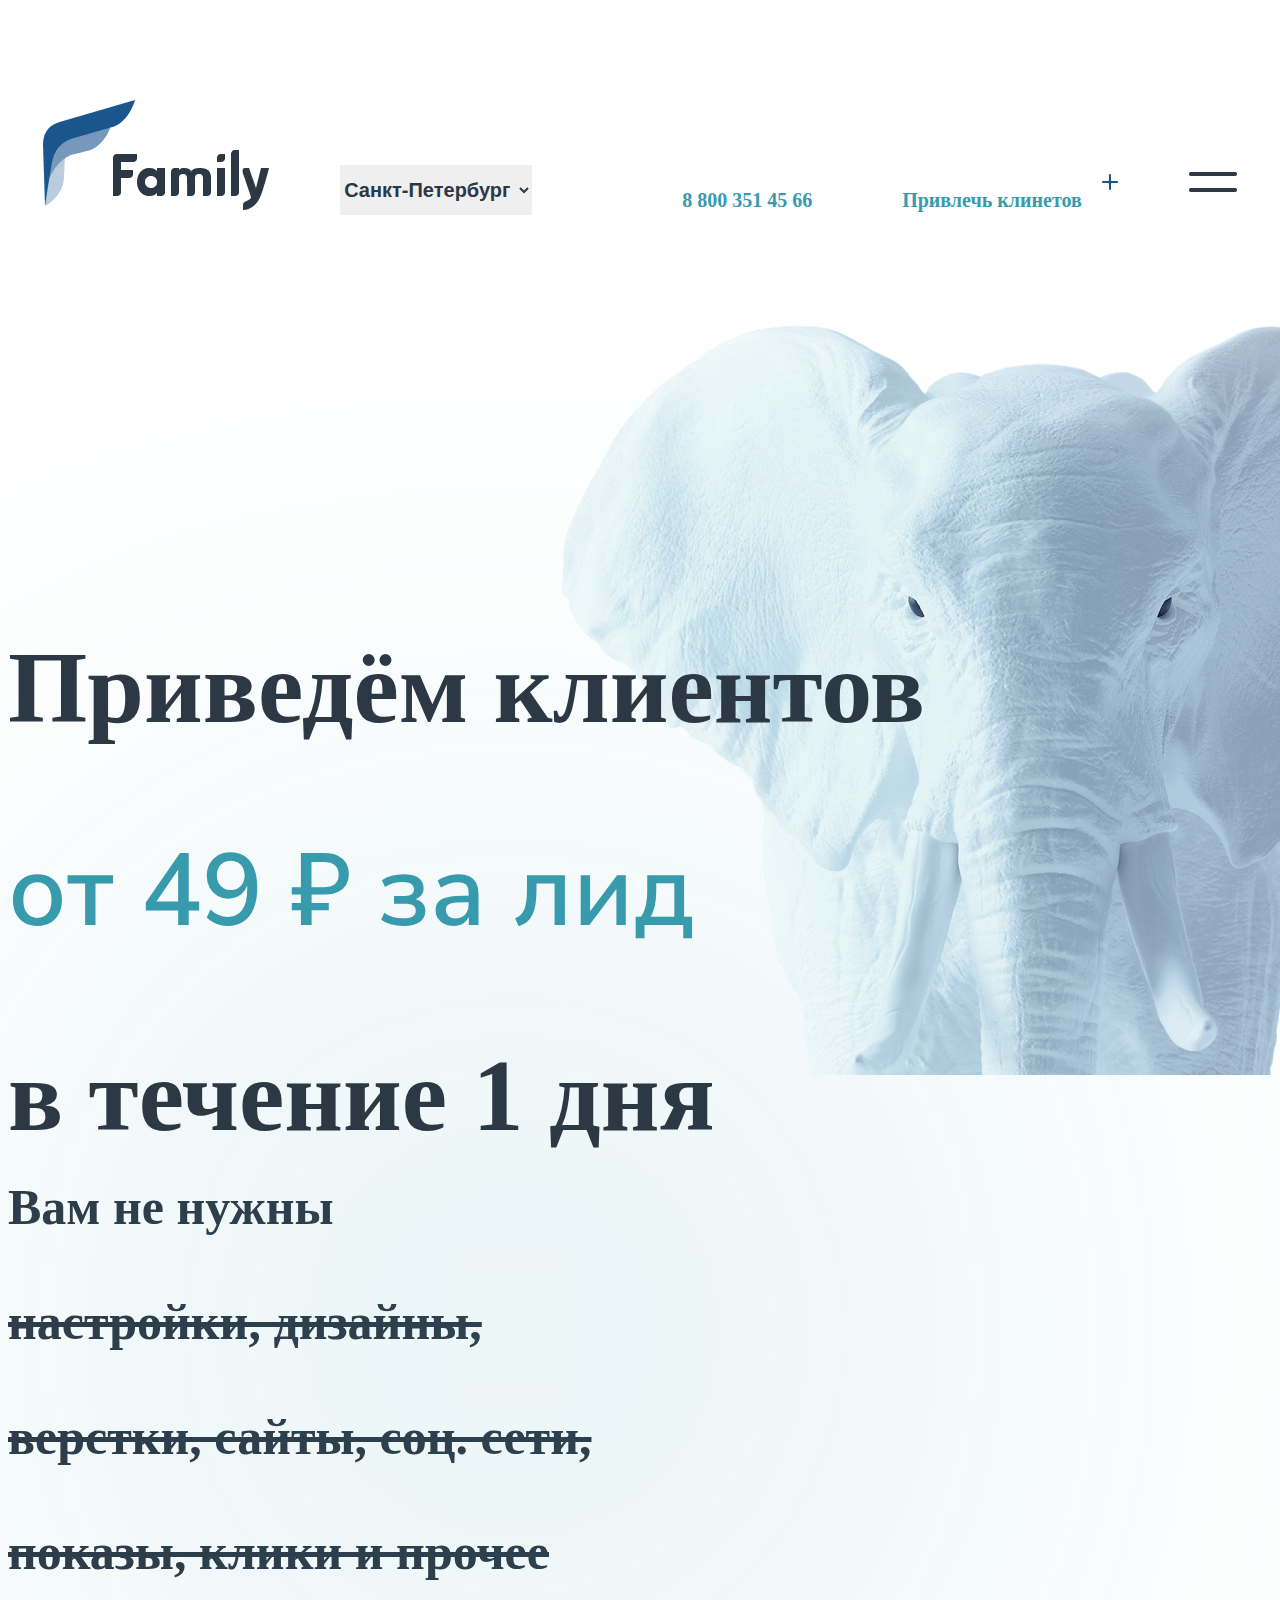
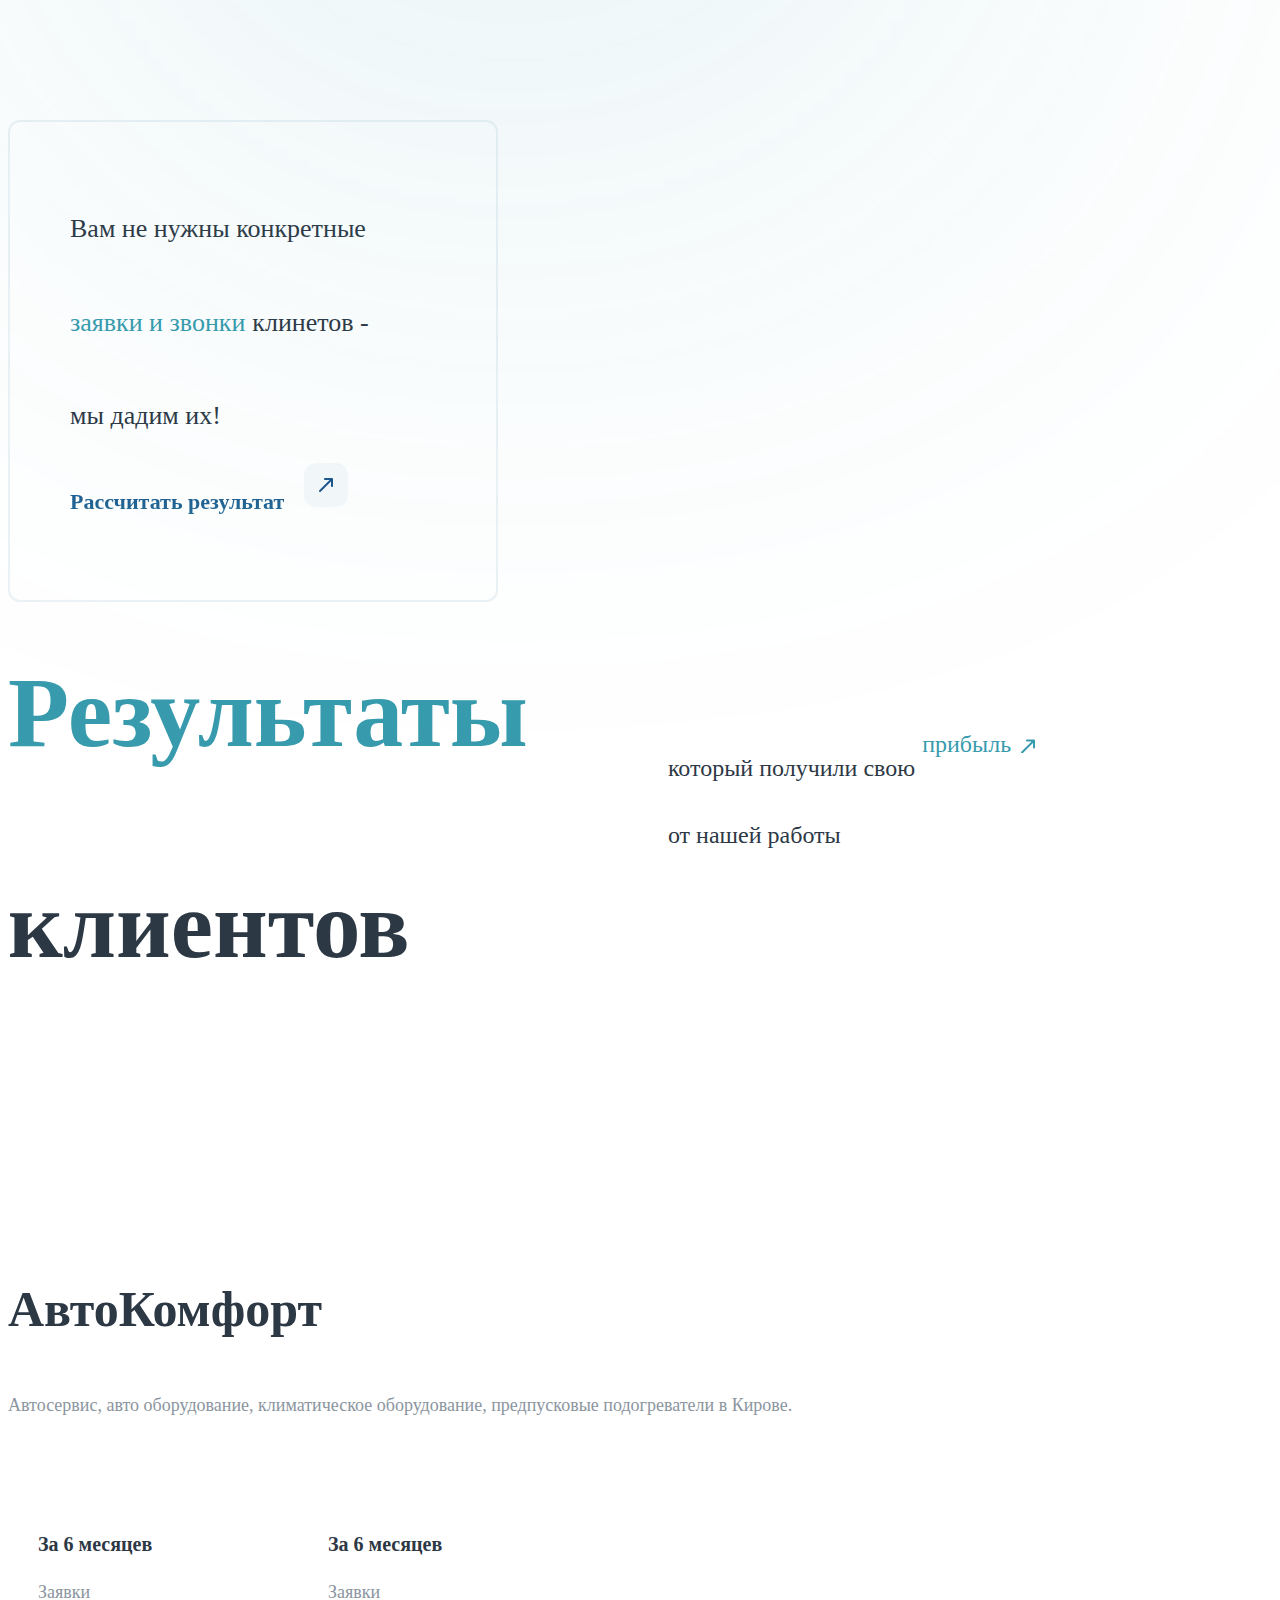
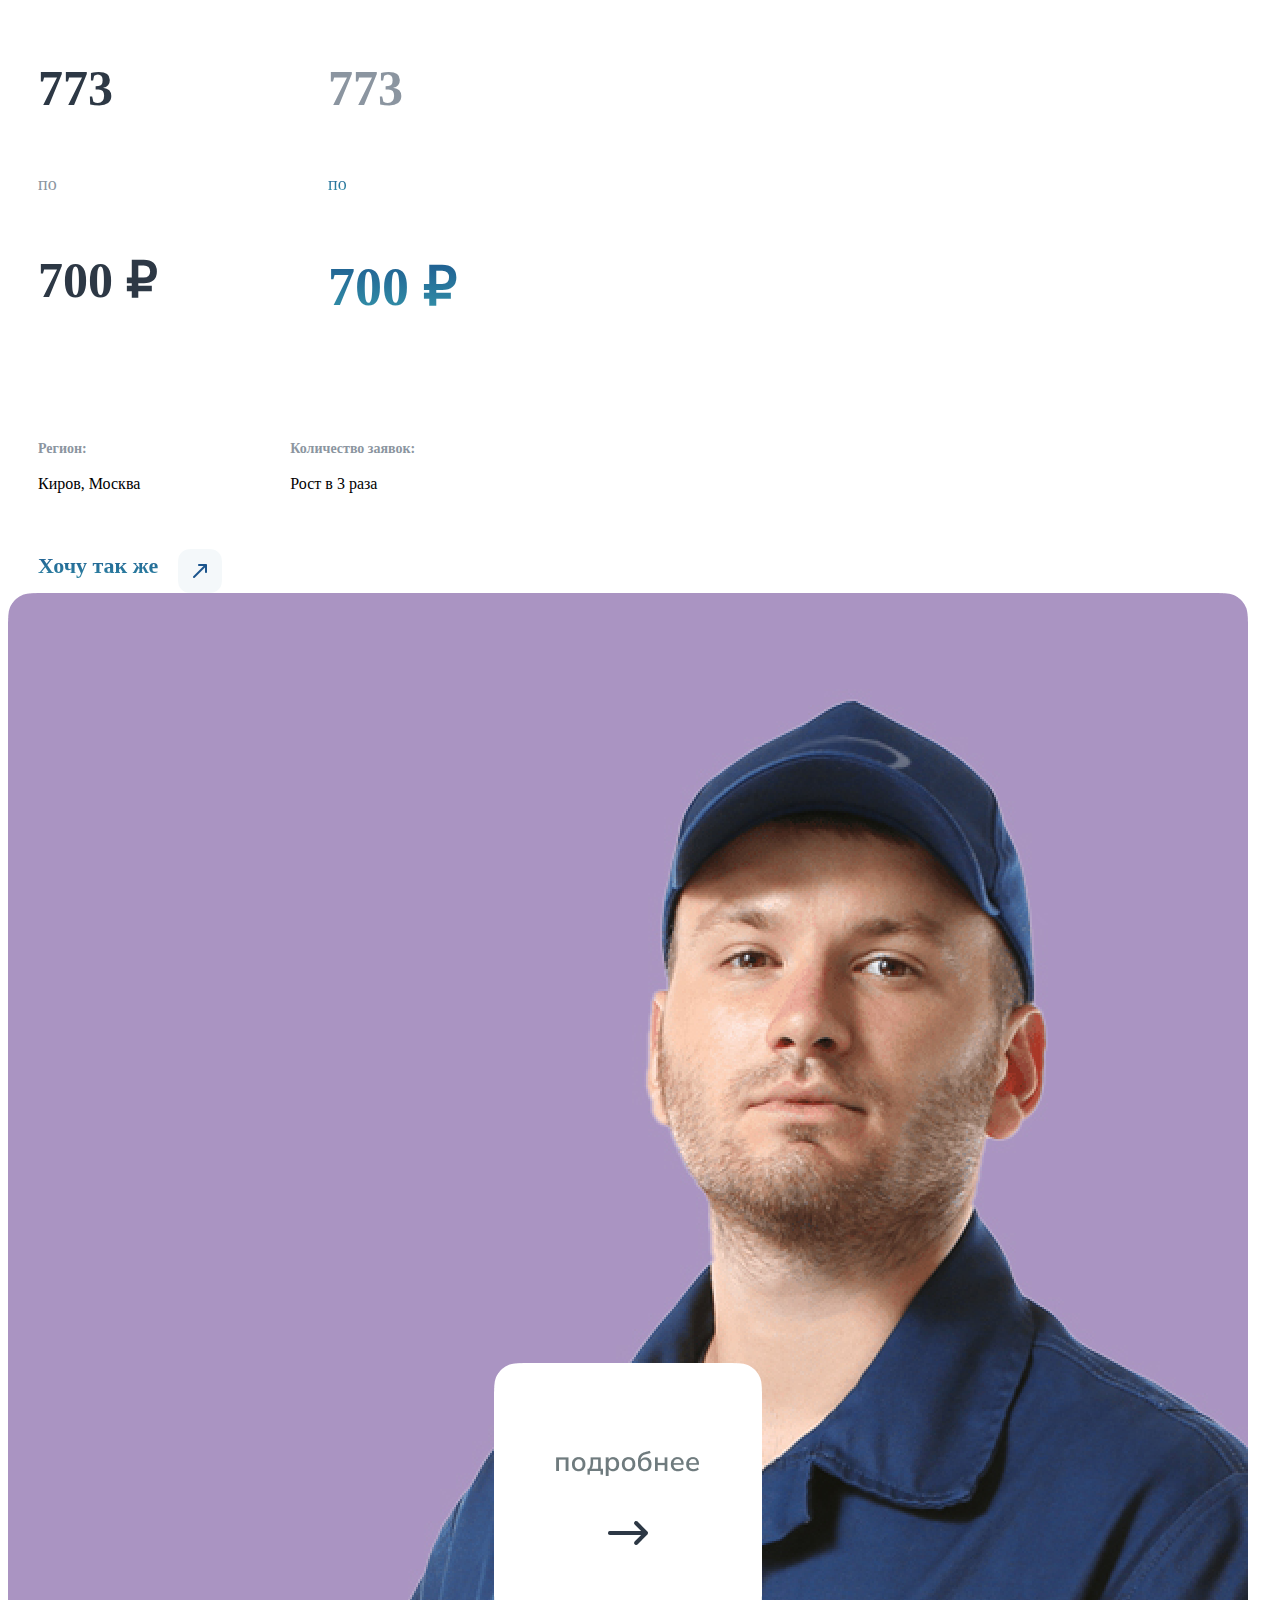
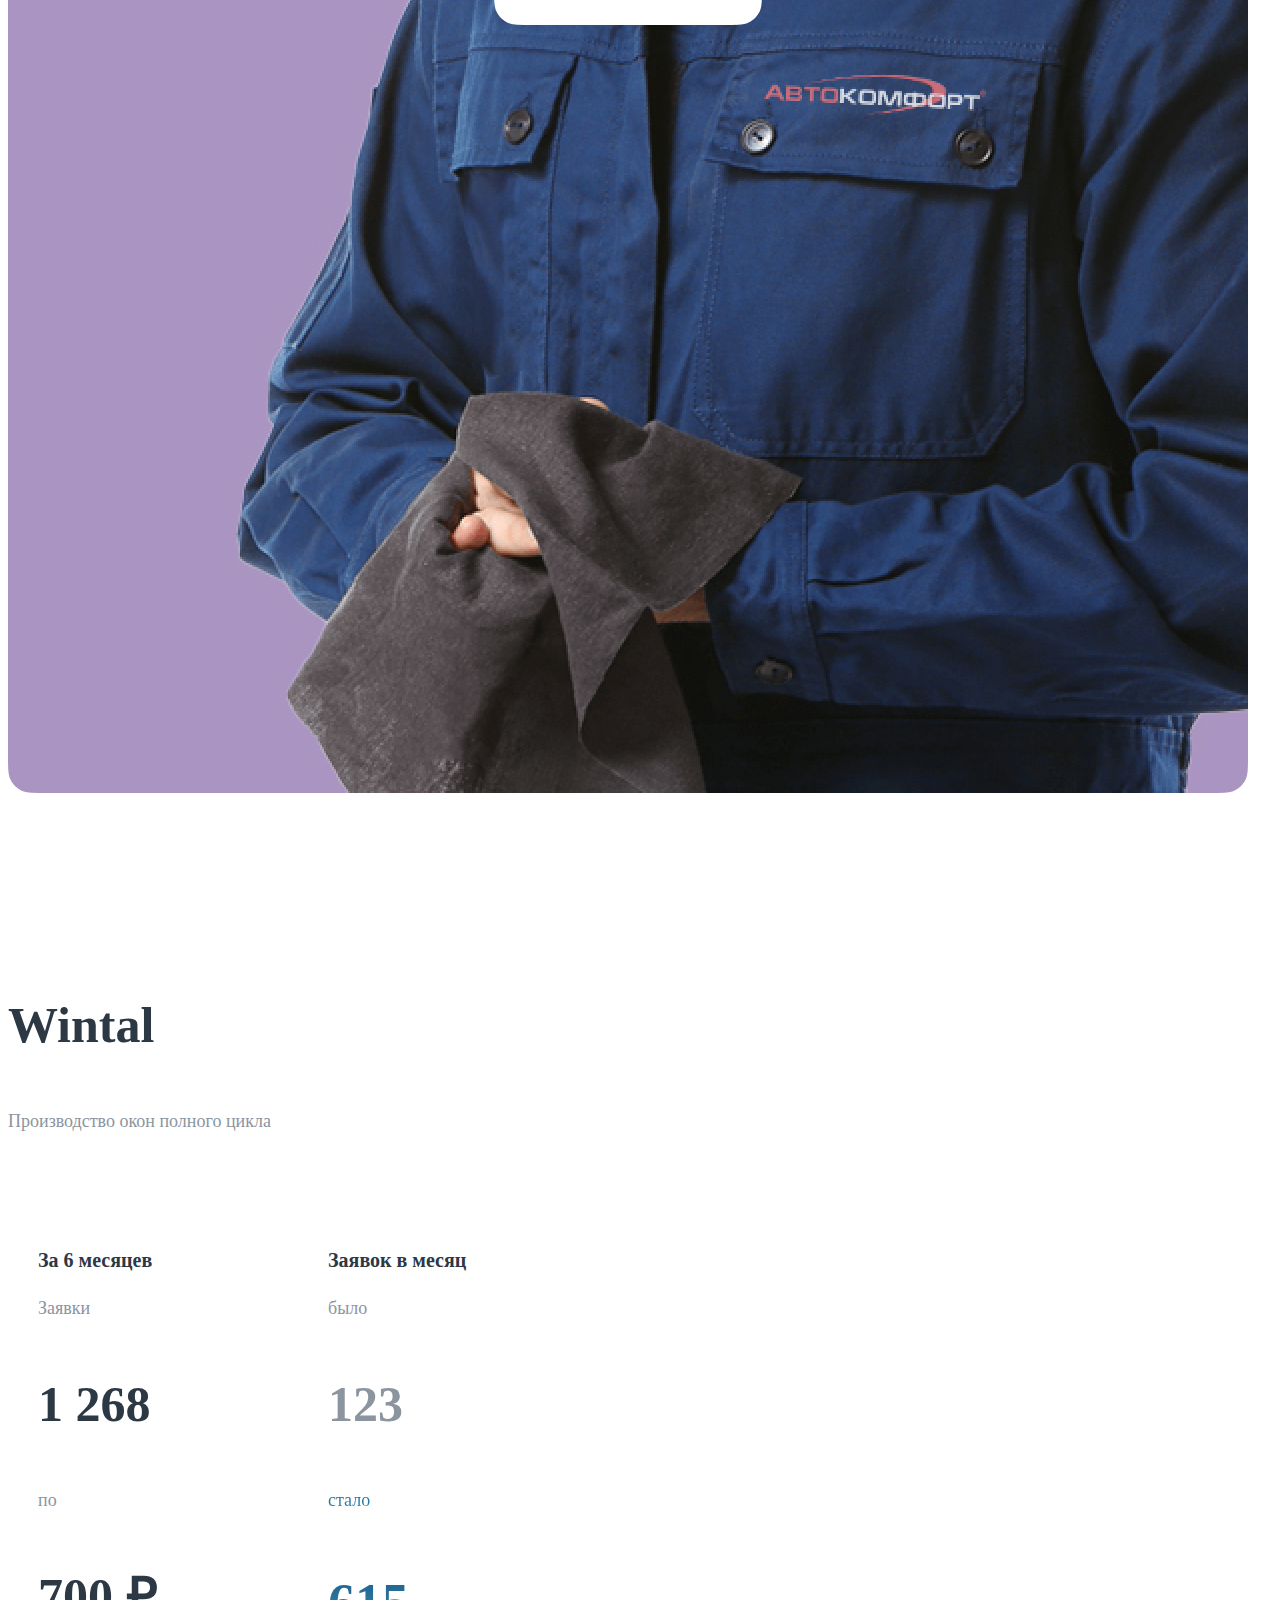
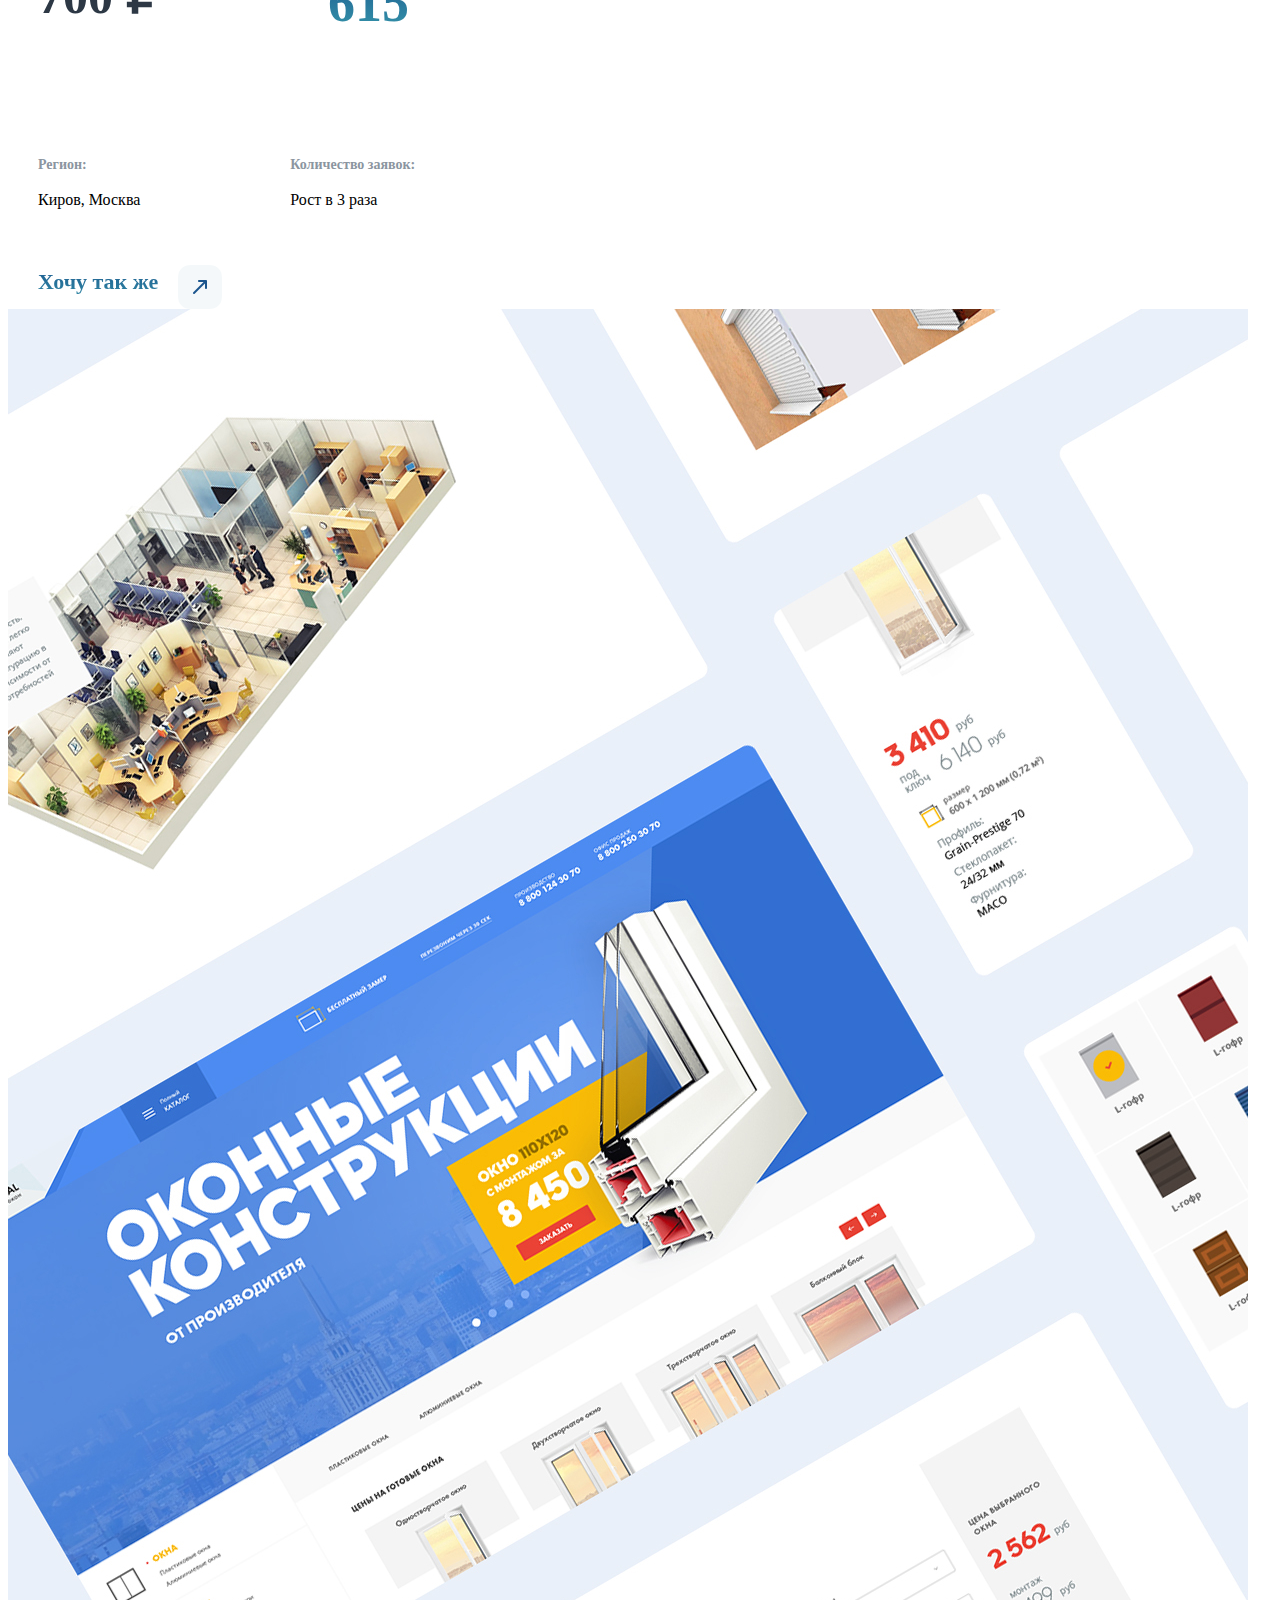
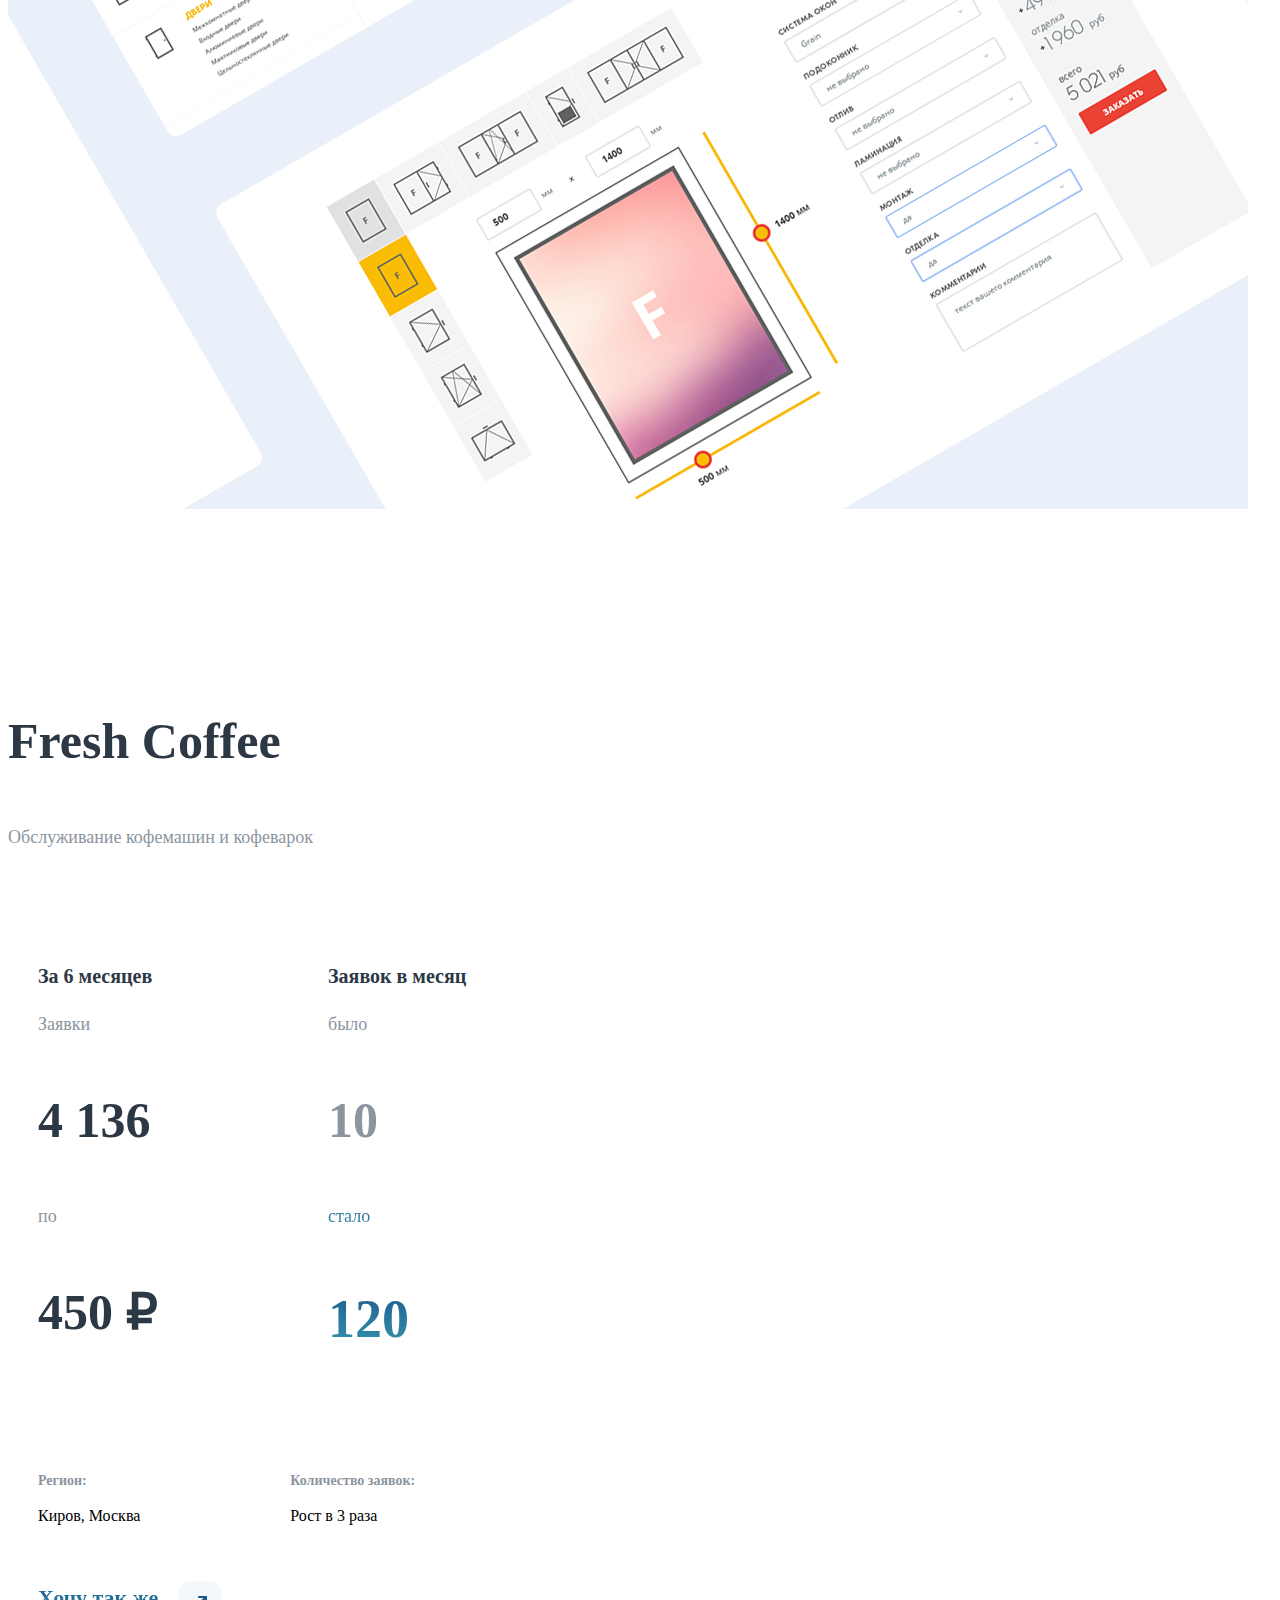
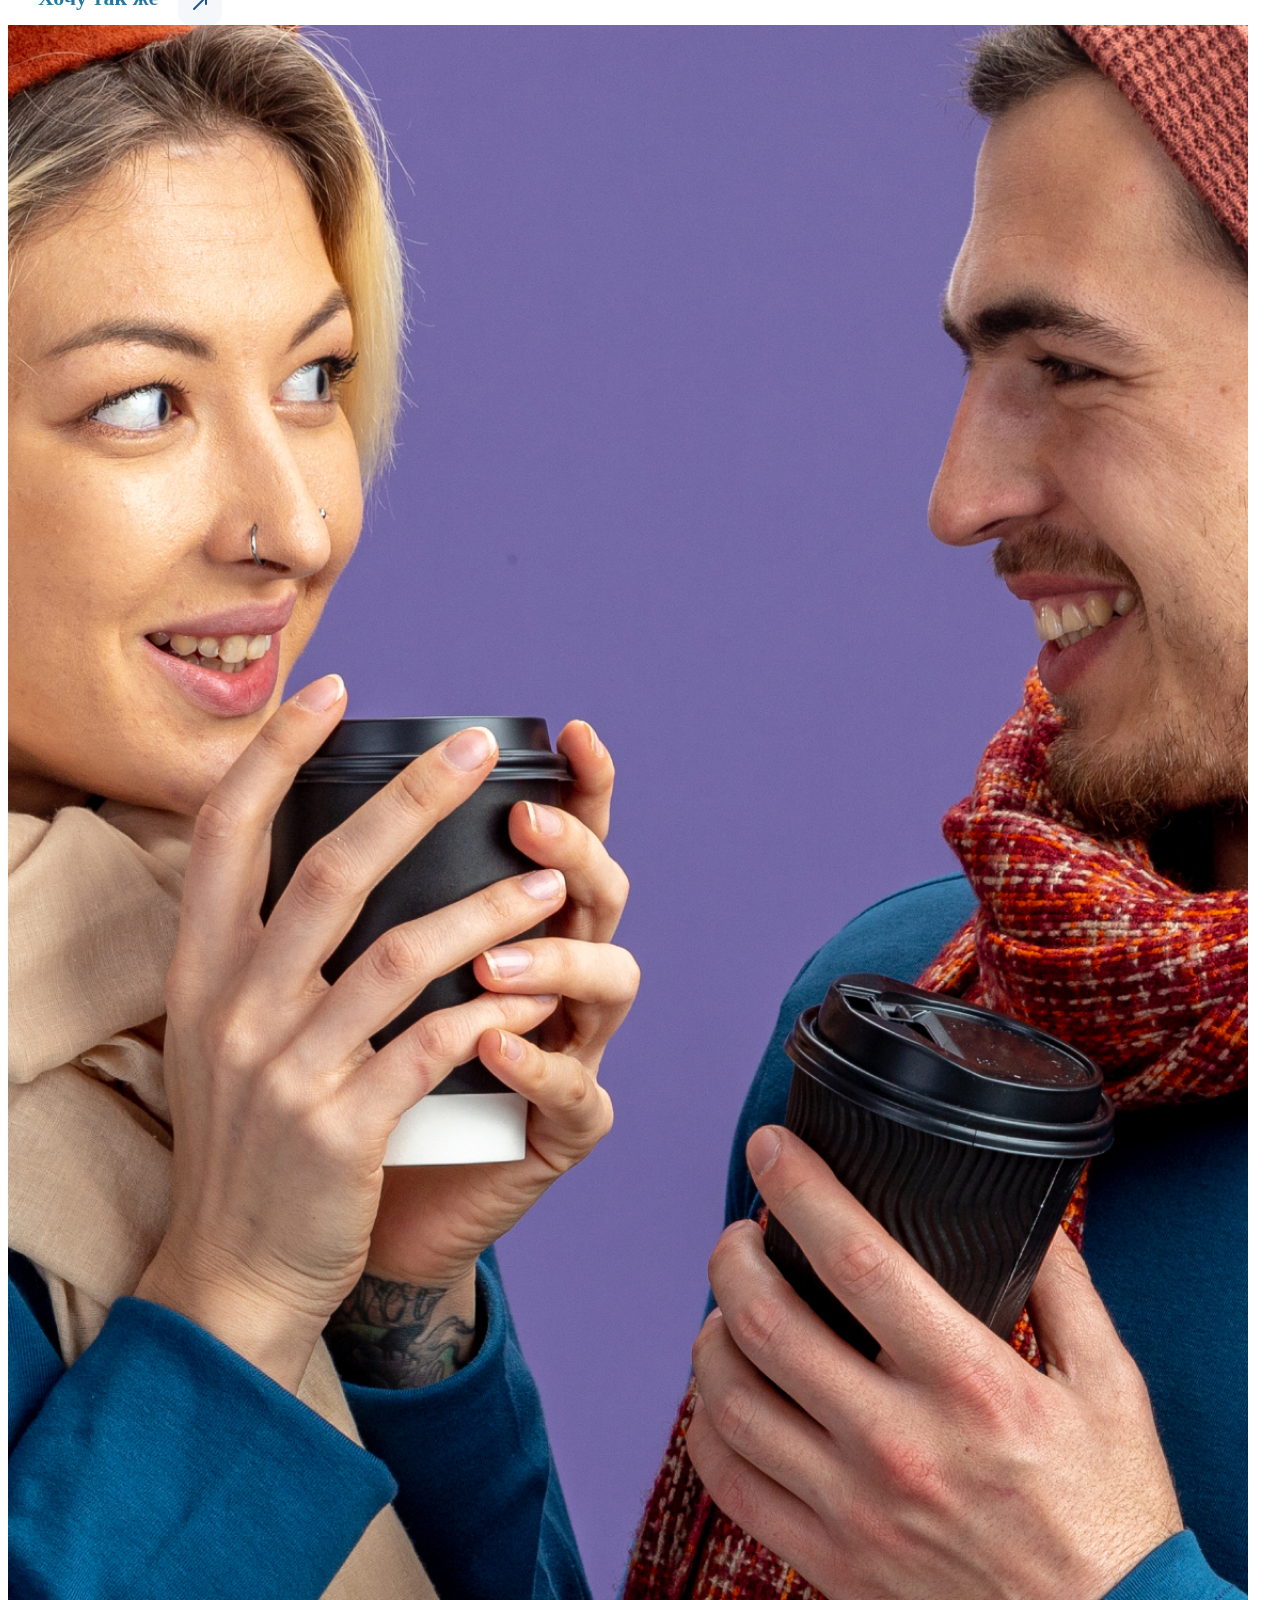
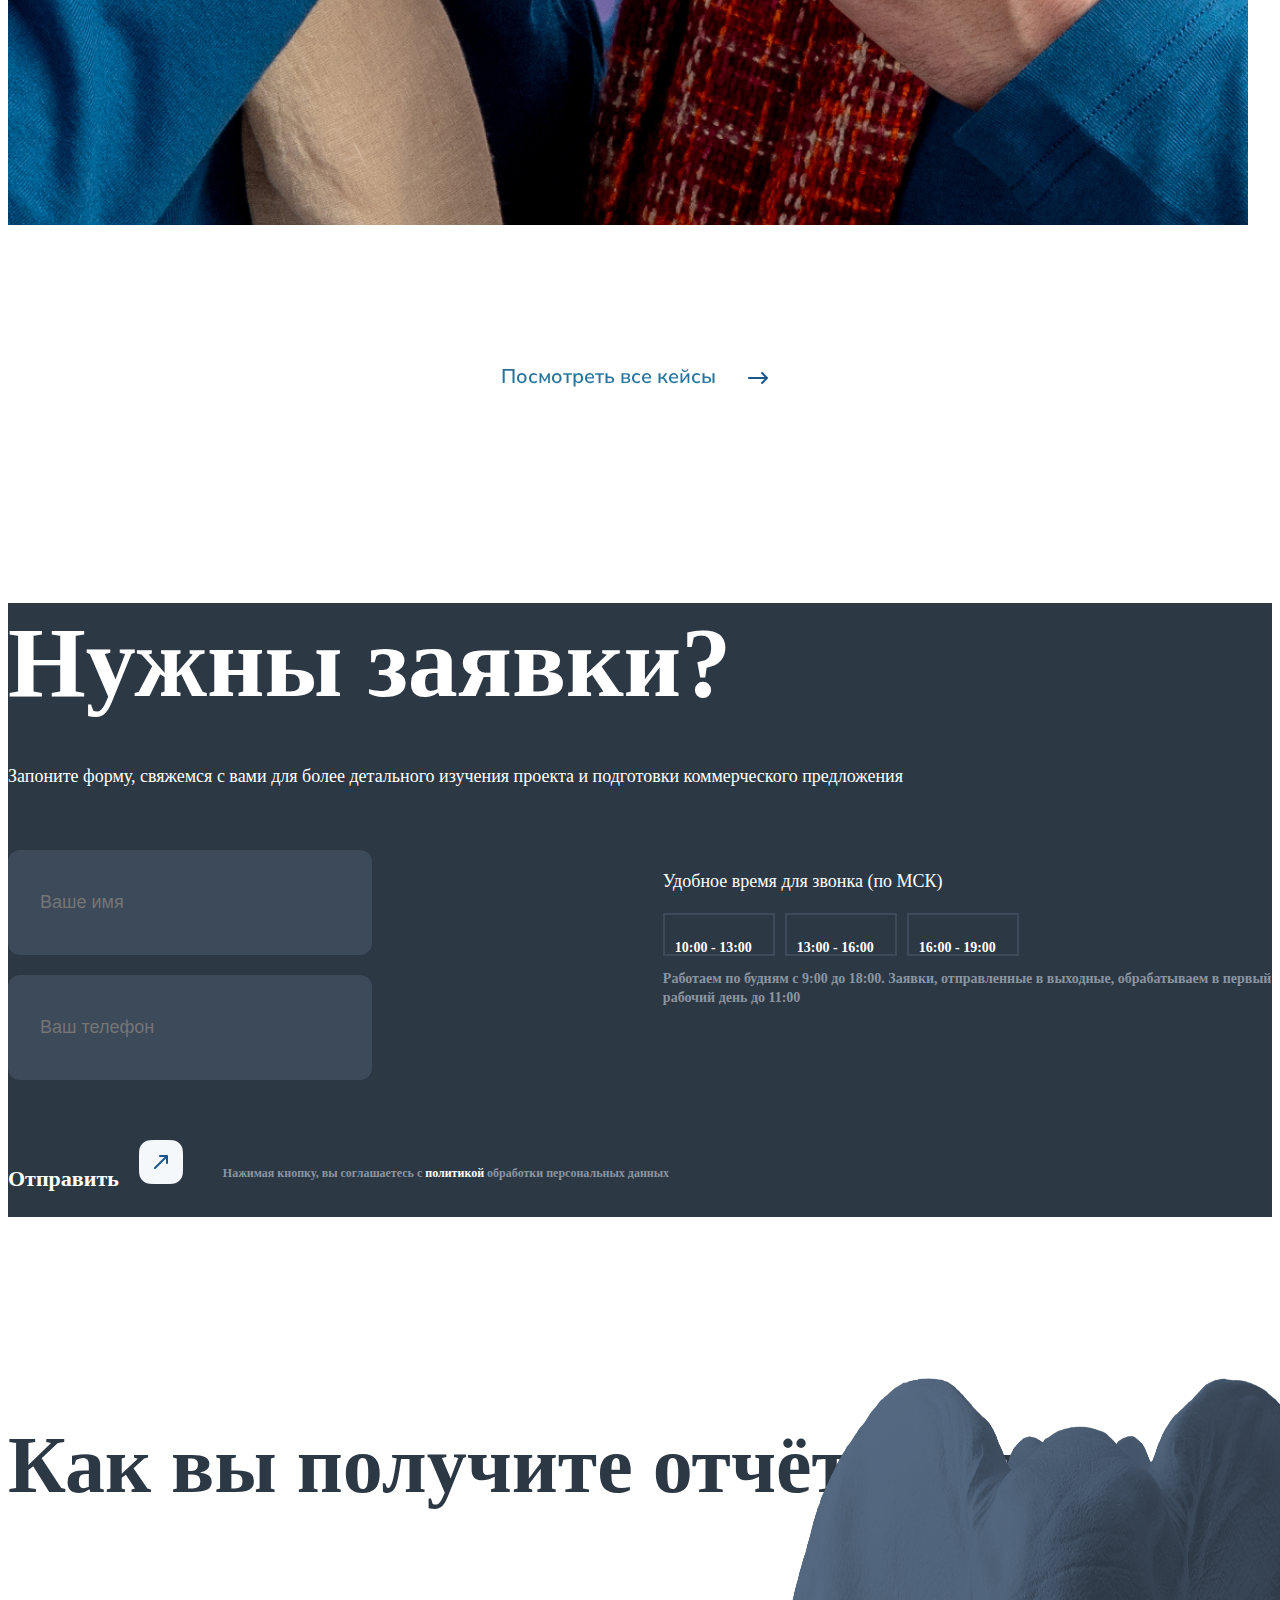
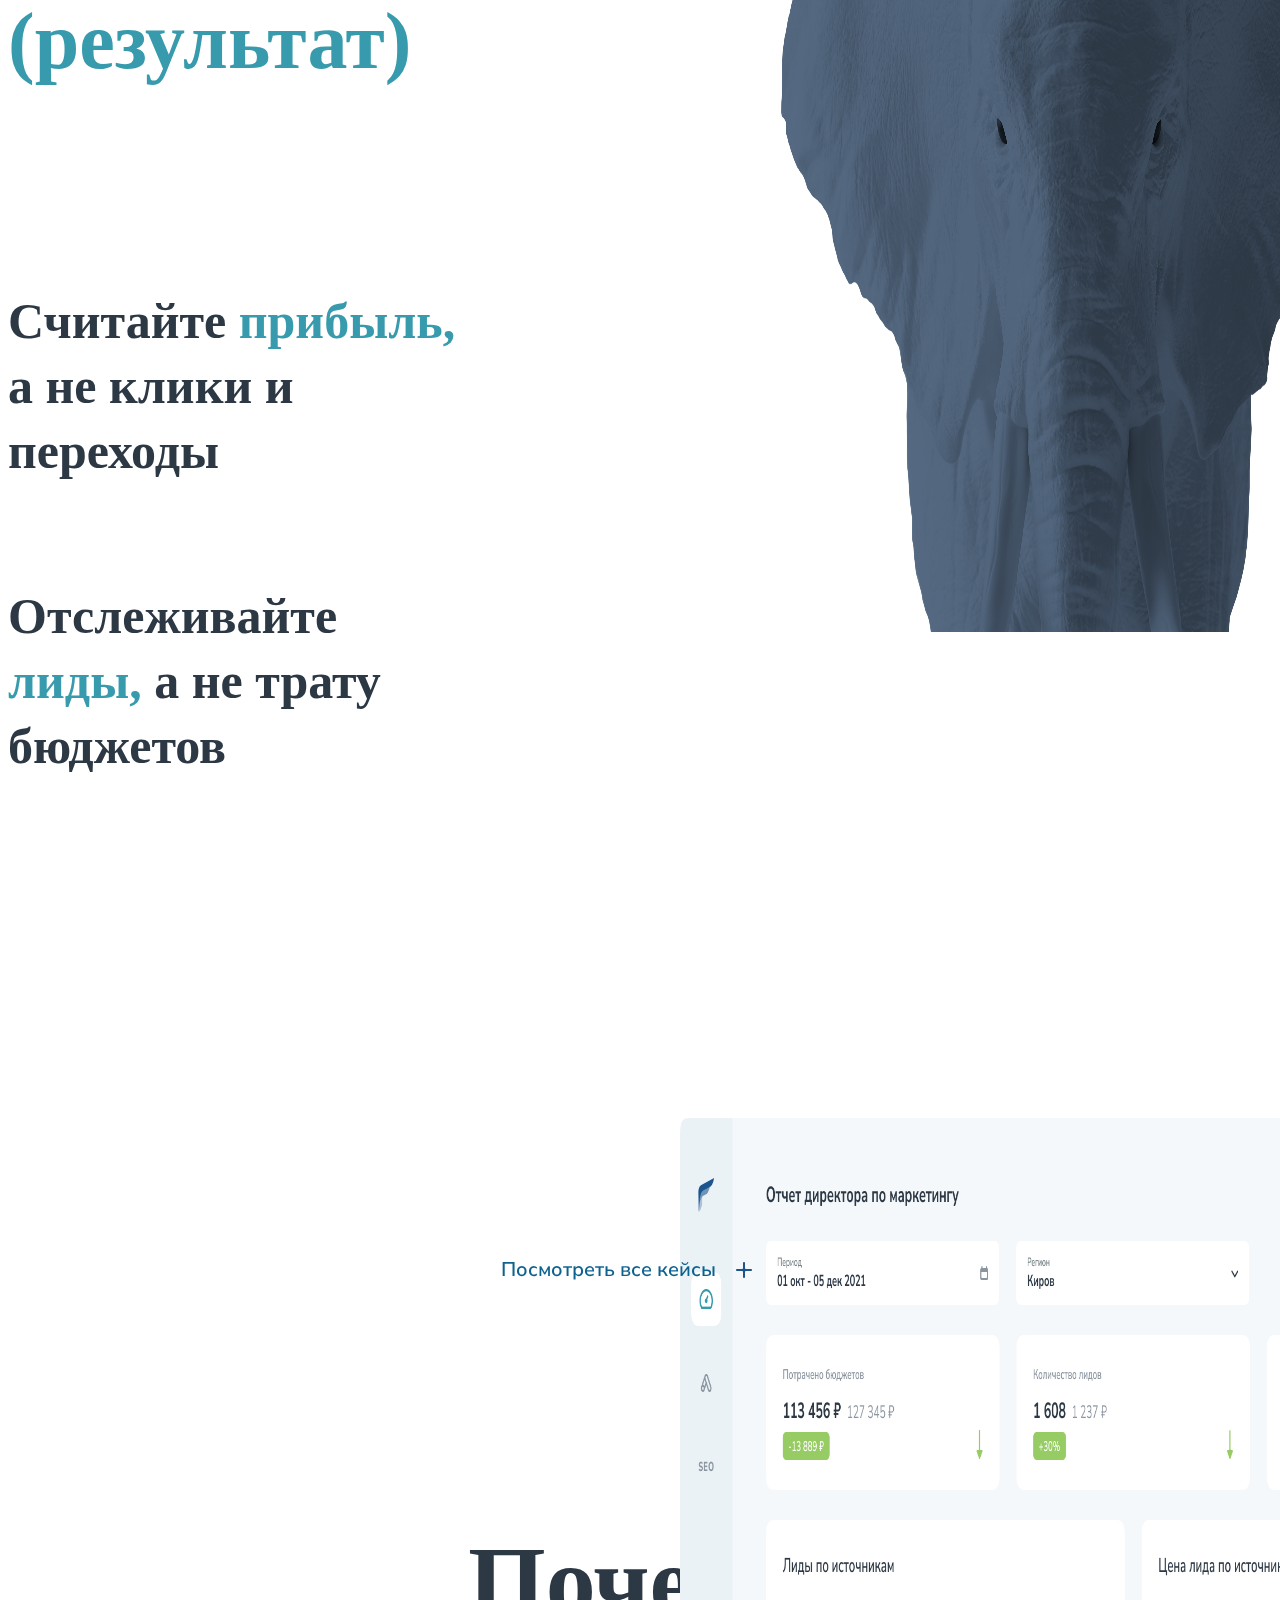
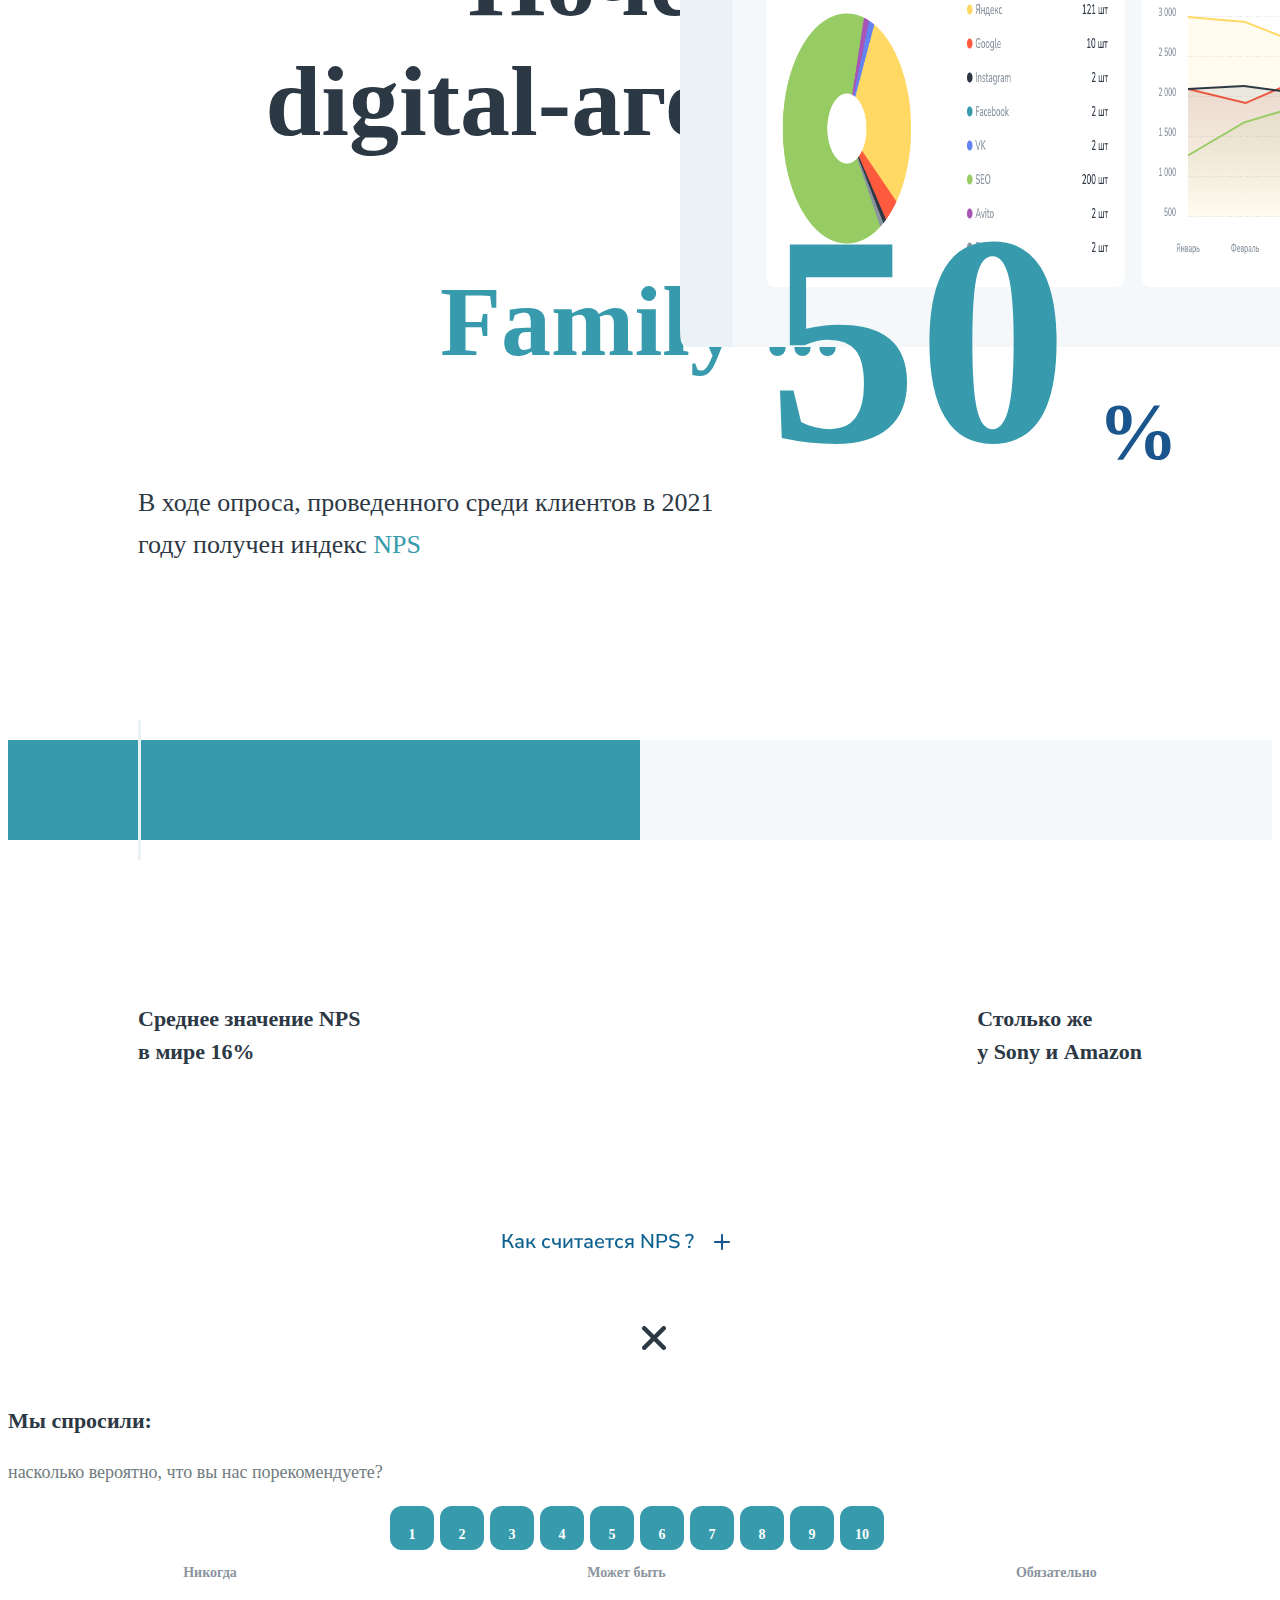
<file: портфолио№1/агенство/index.html>
<!DOCTYPE html>
<html lang="en">

<head>
    <meta charset="UTF-8">
    <meta http-equiv="X-UA-Compatible" content="IE=edge">
    <link href="https://cdn.jsdelivr.net/npm/bootstrap@5.0.1/dist/css/bootstrap.min.css" rel="stylesheet" integrity="sha384-+0n0xVW2eSR5OomGNYDnhzAbDsOXxcvSN1TPprVMTNDbiYZCxYbOOl7+AMvyTG2x" crossorigin="anonymous">
    <link rel="stylesheet" href="css/style.css">
    <link rel="stylesheet" href="css/tablet.css">
    <link rel="stylesheet" href="css/tabletmen.css">
    <link rel="stylesheet" href="css/telephone.css">
    <link rel="stylesheet" href="css/burger.css">
    <link
      rel="stylesheet"
      href="https://unpkg.com/swiper/swiper-bundle.min.css"
    />
    <meta name="viewport" content="width=device-width, initial-scale=1.0">
    <title>Document</title>
    <script src="https://code.jquery.com/jquery-3.6.0.min.js"></script>
</head>

<body>
    <div class="nav">
        <div class="nav_logo">
            <img src="img/logo.png">
        </div>
        <div class="nav_contacts">
            <div class="nav_contacts_gorod">
                <select>
                    <option value="saab"><p>Санкт-Петербург</p></option>
                    <option value="volvo"><p>Москва</p></option>
  <option value="opel"><p>Смоленск</p></option>
                </select>
            </div>
            <div class="nav_contacts_tel">
                <p>8 800 351 45 66</p>
            </div>
            <div class="nav_contacts_client">
                <p>Привлечь клинетов</p>
                <img src="img/plus.png">
            </div>
        </div>
        <div class="nav_nav">
            <ul>
                <li><a href="#">Услуги</a></li>
                <li><a href="#">Кейсы</a></li>
                <li><a href="#">Отзывы</a></li>
                <li><a href="#">Меню</a></li>
            </ul>
        </div>
        <div class="right_img">
            <a href="#" class="openMenu"><img src="img/burger.png"></a>
        </div>
    </div>
    <div class="main">
        <div class="container">
            <div class="main_text">
                <p>Приведём клиентов</p>
                <h1>от 49 ₽ за лид</h1>
                <p> в течение 1 дня</p>
                </h1>
            </div>
            <div class="filter"></div>
            <div class="main_img">
                <img src="img/slon.png">
            </div>
            <div class="main_img_adp">
                <img src="img/slon_adp.png">
            </div>
            <div class="main_lower">
                <div class="main_lower_top">
                    <p>Вам не нужны</p>
                    <p class="m_l_t_p">настройки, дизайны,</p>
                    <p class="m_l_t_p">верстки, сайты, соц. сети,</p>
                    <p class="m_l_t_p">показы, клики и прочее</p>
                </div>
                <div class="main_lower_bottom">
                    <p>Вам не нужны конкретные</p>
                    <div class="m_l_b_block">
                        <p class="m_l_b_p">заявки и звонки</p>
                        <p class="m_l_b_p_2">клинетов -
                            <p>
                    </div>
                    <p>мы дадим их!</p>
                    <div class="payment">
                        <p>Рассчитать результат</p>
                        <img src="img/strelka_2.png">
                    </div>
                </div>
            </div>
        </div>
    </div>
    <div class="results">
        <div class="container">
            <div class="results_top">
                <div class="results_top_left">
                    <h2>Результаты</h2>
                    <p>клиентов</p>
                </div>
                <div class="results_top_right">
                    <div class="results_t_r_p">
                        <p>который получили свою</p><a href="#">прибыль</a> <img src="img/growth.png">
                    </div>
                    <p>от нашей работы</p>
                </div>
            </div>
            <div class="car_comfort">
                <div class="row">
                    <div class="col-sm-6">
                        <div class="car_comfort_left">
                            <div class="car_comfort_left_text">
                                <h3>АвтоКомфорт</h3>
                                <p>Автосервис, авто оборудование, климатическое оборудование, предпусковые подогреватели в Кирове.</p>
                            </div>
                            <div class="car_comfort_left_block">
                                <div class="car_comfort_left_block_1">
                                    <div class="car_comfort_left_block_1_text">
                                        <div class="car_comfort_left_block_1_text_1">
                                            <p>За 6 месяцев</p>
                                        </div>
                                        <div class="car_comfort_left_block_1_text_2">
                                            <p>Заявки</p>
                                            <p>773</p>
                                        </div>
                                        <div class="car_comfort_left_block_1_text_3">
                                            <p>по</p>
                                            <p>700 ₽</p>
                                        </div>
                                    </div>
                                </div>
                                <div class="car_comfort_left_block_2">
                                    <div class="car_comfort_left_block_1_text">
                                        <div class="car_comfort_left_block_1_text_1">
                                            <p>За 6 месяцев</p>
                                        </div>
                                        <div class="car_comfort_right_block_1_text_2">
                                            <p>Заявки</p>
                                            <p>773</p>
                                        </div>
                                        <div class="car_comfort_right_block_1_text_3">
                                            <p>по</p>
                                            <p>700 ₽</p>
                                        </div>
                                    </div>
                                </div>
                            </div>
                            <div class="car_comfort_left_text_bottom">
                                <div class="car_comfort_left_text_bottom_1">
                                    <p>Регион:</p>
                                    <p>Киров, Москва</p>
                                </div>
                                <div class="car_comfort_left_text_bottom_2">
                                    <p>Количество заявок:</p>
                                    <p>Рост в 3 раза</p>
                                </div>
                            </div>
                            <a href="#">
                                <div class="car_comfort_left_text_bottom_link">
                                    <p>Хочу так же</p>
                                    <img src="img/strelka_2.png">
                                </div>
                            </a>
                        </div>
                    </div>
                    <div class="col-sm-6">
                        <div class="car_comfort_right">
                            <a href="#">
                                <img src="img/4ivak_v_forme.png">
                            </a>
                        </div>
                    </div>
                </div>
            </div>
            <div class="car_comfort_adapt">
                <div class="car_comfort_adapt_img">
                    <img src="img/4ivak_v_forme.png">
                </div>
                <div class="car_comfort_adapt_text">
                    <p>Автокомфорт</p>
                </div>
                <div class="swiper mySwiper">
                    <div class="swiper-wrapper">
                      <div class="swiper-slide">
                          <div class="car_comfort_adapt_block_1">
                              <div class="car_comfort_adapt_block_1_top">
                                  <p>За 6 месяцев</p>
                              </div>
                              <div class="car_comfort_adapt_block_1_bottom">
                                  <div class="car_comfort_adapt_block_1_bottom_left">
                                      <p>Заявки</p>
                                      <p>773</p>
                                  </div>
                                  <div class="car_comfort_adapt_block_1_bottom_right">
                                    <p>по</p>
                                    <p>700 ₽</p>
                                  </div>
                              </div>
                          </div>
                      </div>
                      <div class="swiper-slide">
                        <div class="car_comfort_adapt_block_1">
                            <div class="car_comfort_adapt_block_1_top">
                                <p>За 6 месяцев</p>
                            </div>
                            <div class="car_comfort_adapt_block_1_bottom">
                                <div class="car_comfort_adapt_block_1_bottom_left">
                                    <p>Заявки</p>
                                    <p>773</p>
                                </div>
                                <div class="car_comfort_adapt_block_1_bottom_right">
                                  <p>по</p>
                                  <p>700 ₽</p>
                                </div>
                            </div>
                        </div>
                      </div>
                    </div>
                  </div>
                  <div class="car_comfort_left_text_bottom_link_adp">
                    <p>Хочу так же</p>
                    <img src="img/strelka_2.png">
                </div>
            </div>
        </div>
    </div>
    <div class="vintal">
        <div class="container">
            <div class="car_comfort">
                <div class="row">
                    <div class="col-sm-6">
                        <div class="car_comfort_left">
                            <div class="car_comfort_left_text">
                                <h3>Wintal</h3>
                                <p>Производство окон полного цикла</p>
                            </div>
                            <div class="car_comfort_left_block">
                                <div class="car_comfort_left_block_1">
                                    <div class="car_comfort_left_block_1_text">
                                        <div class="car_comfort_left_block_1_text_1">
                                            <p>За 6 месяцев</p>
                                        </div>
                                        <div class="car_comfort_left_block_1_text_2">
                                            <p>Заявки</p>
                                            <p>1 268</p>
                                        </div>
                                        <div class="car_comfort_left_block_1_text_3">
                                            <p>по</p>
                                            <p>700 ₽</p>
                                        </div>
                                    </div>
                                </div>
                                <div class="car_comfort_left_block_2">
                                    <div class="car_comfort_left_block_1_text">
                                        <div class="car_comfort_left_block_1_text_1">
                                            <p>Заявок в месяц</p>
                                        </div>
                                        <div class="car_comfort_right_block_1_text_2">
                                            <p>было</p>
                                            <p>123</p>
                                        </div>
                                        <div class="car_comfort_right_block_1_text_3">
                                            <p>стало</p>
                                            <p>615</p>
                                        </div>
                                    </div>
                                </div>
                            </div>
                            <div class="car_comfort_left_text_bottom">
                                <div class="car_comfort_left_text_bottom_1">
                                    <p>Регион:</p>
                                    <p>Киров, Москва</p>
                                </div>
                                <div class="car_comfort_left_text_bottom_2">
                                    <p>Количество заявок:</p>
                                    <p>Рост в 3 раза</p>
                                </div>
                            </div>
                            <a href="#">
                                <div class="car_comfort_left_text_bottom_link">
                                    <p>Хочу так же</p>
                                    <img src="img/strelka_2.png">
                                </div>
                            </a>
                        </div>
                    </div>
                    <div class="col-sm-6">
                        <div class="car_comfort_right">
                            <a href="#">
                                <img src="img/case_wintal.jpg">
                            </a>
                        </div>
                    </div>
                </div>
            </div>
            <div class="car_comfort_adapt">
                <div class="car_comfort_adapt_img">
                    <img src="img/case_wintal.jpg">
                </div>
                <div class="car_comfort_adapt_text">
                    <p>Wintal</p>
                </div>
                <div class="swiper mySwiper">
                    <div class="swiper-wrapper">
                      <div class="swiper-slide">
                          <div class="car_comfort_adapt_block_1">
                              <div class="car_comfort_adapt_block_1_top">
                                  <p>За 6 месяцев</p>
                              </div>
                              <div class="car_comfort_adapt_block_1_bottom">
                                  <div class="car_comfort_adapt_block_1_bottom_left">
                                      <p>Заявки</p>
                                      <p>1 126</p>
                                  </div>
                                  <div class="car_comfort_adapt_block_1_bottom_right">
                                    <p>по</p>
                                    <p>700 ₽</p>
                                  </div>
                              </div>
                          </div>
                      </div>
                      <div class="swiper-slide">
                        <div class="car_comfort_adapt_block_1">
                            <div class="car_comfort_adapt_block_1_top">
                                <p>За 6 месяцев</p>
                            </div>
                            <div class="car_comfort_adapt_block_1_bottom">
                                <div class="car_comfort_adapt_block_1_bottom_left">
                                    <p>Заявки</p>
                                    <p>1 126</p>
                                </div>
                                <div class="car_comfort_adapt_block_1_bottom_right">
                                  <p>по</p>
                                  <p>700 ₽</p>
                                </div>
                            </div>
                        </div>
                      </div>
                    </div>
                  </div>
                  <div class="car_comfort_left_text_bottom_link_adp">
                    <p>Хочу так же</p>
                    <img src="img/strelka_2.png">
                </div>
            </div>
        </div>
    </div>
    <div class="vintal">
        <div class="container">
            <div class="car_comfort">
                <div class="row">
                    <div class="col-sm-6">
                        <div class="car_comfort_left">
                            <div class="car_comfort_left_text">
                                <h3>Fresh Coffee</h3>
                                <p>Обслуживание кофемашин и кофеварок</p>
                            </div>
                            <div class="car_comfort_left_block">
                                <div class="car_comfort_left_block_1">
                                    <div class="car_comfort_left_block_1_text">
                                        <div class="car_comfort_left_block_1_text_1">
                                            <p>За 6 месяцев</p>
                                        </div>
                                        <div class="car_comfort_left_block_1_text_2">
                                            <p>Заявки</p>
                                            <p>4 136</p>
                                        </div>
                                        <div class="car_comfort_left_block_1_text_3">
                                            <p>по</p>
                                            <p>450 ₽</p>
                                        </div>
                                    </div>
                                </div>
                                <div class="car_comfort_left_block_2">
                                    <div class="car_comfort_left_block_1_text">
                                        <div class="car_comfort_left_block_1_text_1">
                                            <p>Заявок в месяц</p>
                                        </div>
                                        <div class="car_comfort_right_block_1_text_2">
                                            <p>было</p>
                                            <p>10</p>
                                        </div>
                                        <div class="car_comfort_right_block_1_text_3">
                                            <p>стало</p>
                                            <p>120</p>
                                        </div>
                                    </div>
                                </div>
                            </div>
                            <div class="car_comfort_left_text_bottom">
                                <div class="car_comfort_left_text_bottom_1">
                                    <p>Регион:</p>
                                    <p>Киров, Москва</p>
                                </div>
                                <div class="car_comfort_left_text_bottom_2">
                                    <p>Количество заявок:</p>
                                    <p>Рост в 3 раза</p>
                                </div>
                            </div>
                            <a href="#">
                                <div class="car_comfort_left_text_bottom_link">
                                    <p>Хочу так же</p>
                                    <img src="img/strelka_2.png">
                                </div>
                            </a>
                        </div>
                    </div>
                    <div class="col-sm-6">
                        <div class="car_comfort_right">
                            <a href="#">
                                <img src="img/case_coffee.jpg">
                            </a>
                        </div>
                    </div>
                </div>
            </div>
            <div class="car_comfort_adapt apd_block_3">
                <div class="car_comfort_adapt_img">
                    <img src="img/case_coffee.jpg">
                </div>
                <div class="car_comfort_adapt_text">
                    <p>Fresh Coffee</p>
                </div>
                <div class="swiper mySwiper">
                    <div class="swiper-wrapper">
                      <div class="swiper-slide">
                          <div class="car_comfort_adapt_block_1">
                              <div class="car_comfort_adapt_block_1_top">
                                  <p>За 6 месяцев</p>
                              </div>
                              <div class="car_comfort_adapt_block_1_bottom">
                                  <div class="car_comfort_adapt_block_1_bottom_left">
                                      <p>Заявки</p>
                                      <p>4 136</p>
                                  </div>
                                  <div class="car_comfort_adapt_block_1_bottom_right">
                                    <p>по</p>
                                    <p>450 ₽</p>
                                  </div>
                              </div>
                          </div>
                      </div>
                      <div class="swiper-slide">
                        <div class="car_comfort_adapt_block_1">
                            <div class="car_comfort_adapt_block_1_top">
                                <p>За 6 месяцев</p>
                            </div>
                            <div class="car_comfort_adapt_block_1_bottom">
                                <div class="car_comfort_adapt_block_1_bottom_left">
                                    <p>Заявки</p>
                                    <p>773</p>
                                </div>
                                <div class="car_comfort_adapt_block_1_bottom_right">
                                  <p>по</p>
                                  <p>700 ₽</p>
                                </div>
                            </div>
                        </div>
                      </div>
                    </div>
                  </div>
                  <div class="car_comfort_left_text_bottom_link_adp">
                    <p>Хочу так же</p>
                    <img src="img/strelka_2.png">
                </div>
            </div>
            <div class="cases_btn">
                <button>Посмотреть все кейсы <img src="img/strelka_pravaia.png"></button>
            </div>
        </div>
    </div>
    <div class="applications">
        <div class="container">
            <div class="row">
                <div class="col-sm">
                    <div class="applications_left">
                        <div class="applications_left_text">
                            <h3>Нужны заявки?</h3>
                            <p>Запоните форму, свяжемся с вами для более детального изучения проекта и подготовки коммерческого предложения</p>
                        </div>
                        <div class="applications_input">
                            <div class="applications_input_left">
                                <input type="text" placeholder="Ваше имя">
                                <input type="text" placeholder="Ваш телефон">
                            </div>
                            <div class="applications_input_right">
                                <div class="applications_input_right_top">
                                    <p>Удобное время для звонка (по МСК)</p>
                                </div>
                                <div class="applications_input_right_center">
                                    <div class="applications_input_right_center_1">
                                        <p>10:00 - 13:00</p>
                                    </div>
                                    <div class="applications_input_right_center_1">
                                        <p>13:00 - 16:00</p>
                                    </div>
                                    <div class="applications_input_right_center_1">
                                        <p>16:00 - 19:00</p>
                                    </div>
                                </div>
                                <div class="applications_input_right_bottom">
                                    <p>Работаем по будням с 9:00 до 18:00. Заявки, отправленные в выходные, обрабатываем в первый рабочий день до 11:00</p>
                                </div>
                            </div>
                        </div>
                        <div class="applications_input_bottom">
                            <div class="applications_input_bottom_link">
                                <div class="applications_input_bottom_link_text">
                                    <p>Отправить</p>
                                    <img src="img/strelka_2.png">
                                </div>
                            </div>
                            <div class="applications_input_bottom_text">
                                <p>Нажимая кнопку, вы соглашаетесь с <a href="#">политикой</a> обработки персональных данных</p>
                            </div>
                        </div>
                    </div>
                </div>
                <div class="col-sm adapt">
                    <div class="applications_right">
                        <img src="img/elephant_bg.png">
                    </div>
                </div>
            </div>
        </div>
    </div>
    <div class="result">
        <div class="container">
            <div class="result_top_text">
                <h3>Как вы получите отчётность</h3>
                <p>(результат)</p>
            </div>
            <div class="row">
                <div class="col-sm">
            <div class="result_left">
                <div class="result_left_text_1">
                    <p>Считайте <a href="#">прибыль,</a><br> а не клики и<br> переходы</p>
                </div>
                <div class="result_left_text_2"><p>Отслеживайте<br> <a href="#">лиды,</a> а не трату<br> бюджетов</p></div>
            </div>
        </div>
        <div class="col-sm">
            <div class="result_right">
                <img src="img/result.png">
            </div>
        </div>
        </div>
        <div class="result_btn">
            <button>Посмотреть все кейсы <img src="img/plus.png"></button>
        </div>
        <div class="result_adaptiv">
            <div class="result_adaptiv_top">
                <div class="result_adaptiv_top_text">
                    <p>Считайте <a href="#">прибыль,</a> а не клики и переходы</p>
                </div>
                <div class="result_adaptiv_top_slider">
                    <div class="swiper mySwiper">
                        <div class="swiper-wrapper">
                          <div class="swiper-slide">
                              <img src="img/img_slider.jpg">
                          </div>
                          <div class="swiper-slide">
                            <img src="img/img_slider.jpg">
                        </div>
                        <div class="swiper-slide">
                            <img src="img/img_slider.jpg">
                        </div>
                        </div>
                      </div>
                </div>
            </div>
            <div class="result_adaptiv_bottom">
                <div class="result_adaptiv_bottom_text">
                    <p>Отслеживайте <a href="#">лиды,</a> а не трату бюджета</p>
                </div>
                <div class="result_adaptiv_bottom_slider">
                    <div class="swiper mySwiper">
                        <div class="swiper-wrapper">
                          <div class="swiper-slide">
                              <img src="img/bublik_apd.png">
                          </div>
                          <div class="swiper-slide">
                            <img src="img/bublik_apd.png">
                        </div>
                        <div class="swiper-slide">
                            <img src="img/bublik_apd.png">
                        </div>
                        </div>
                      </div>
                </div>
            </div>
        </div>
        </div>
    </div>
    <div class="agency">
        <div class="container">
            <div class="agency_top_text">
                <h3>Почему<br>digital-агентство</h3>
                <p>Family ...</p>
            </div>
            <div class="agency_block">
                <div class="agency_block_top">
                    <p>В ходе опроса, проведенного среди клиентов в 2021 году получен индекс <a href="#">NPS</a></p>
                </div>
                <div class="agency_block_center">
                    <div class="agency_block_center_poloska"></div>
                    <div class="agency_block_center_iiitrix"></div>
                    <div class="agency_block_center_text">
                        <p>50</p>
                        <p>%</p>
                    </div>
                    <div class="agency_block_bottom">
                        <div class="agency_block_bottom_left">
                            <p>Среднее значение NPS<br> в мире 16%</p>
                        </div>
                        <div class="agency_block_bottom_righy">
                            <p>Столько же<br>у Sony и Amazon</p>
                        </div>
                    </div>
                    <div class="result_btn">
                        <button>Как считается NPS ? <img src="img/plus.png"></button>
                    </div>
                </div>
            </div>
        </div>
    </div>
    <div class="survey">
        <div class="container">
            <div class="survey_cross">
                <a href="#"><img src="img/more.png"></a>
            </div>
            <div class="survey_block">
                <div class="row">
                    <div class="col-lg-3">
                        <div class="survey_block_left">
                            <div class="survey_block_left_top_text">
                                <p>Мы спросили:</p>
                            </div>
                            <div class="survey_block_left_bottom_text">
                                <p>насколько вероятно, что вы нас порекомендуете?</p>
                            </div>
                        </div>
                    </div>
                    <div class="col-lg-6">
                        <div class="survey_block_center">
                            <div class="estimation">
                                <a href="#"><div class="estimation_1"><p>1</p></div></a>
                                <a href="#"><div class="estimation_1"><p>2</p></div></a>
                                <a href="#"><div class="estimation_1"><p>3</p></div></a>
                                <a href="#"><div class="estimation_1"><p>4</p></div></a>
                                <a href="#"><div class="estimation_1"><p>5</p></div></a>
                                <a href="#"><div class="estimation_1"><p>6</p></div></a>
                                <a href="#"><div class="estimation_1"><p>7</p></div></a>
                                <a href="#"><div class="estimation_1"><p>8</p></div></a>
                                <a href="#"><div class="estimation_1"><p>9</p></div></a>
                                <a href="#"><div class="estimation_1"><p>10</p></div></a>
                            </div>
                            <div class="estimation_text">
                                <p>Никогда</p>
                                <p>Может быть</p>
                                <p>Обязательно</p>
                            </div>
                        </div>
                    </div>
                    <div class="col-lg-3">
                        <div class="survey_block_left">
                            <div class="survey_block_left_top_text">
                                <p>NPS равен:</p>
                            </div>
                            <div class="survey_block_left_bottom_text">
                                <p>процент промоутеров (9 и 10) минус процент дистракторов (от 1 до 8)</p>
                            </div>
                        </div>
                    </div>
                </div>
            </div>
        </div>
    </div>
    <div class="strategy">
        <div class="container">
            <div class="strategy_text">
                <p>Разработаем</p>
                <p>digital</p>
                <p>стратегию</p>
            </div>
            <div class="strategy_block">
                <img src="img/scheme.png">
            </div>
        </div>
    </div>
    <div class="analytics">
        <img src="img/Step2.png">
    </div>
    <div class="applications">
        <div class="container">
            <div class="row">
                <div class="col-sm">
                    <div class="applications_left">
                        <div class="applications_left_text">
                            <h3>Нужны заявки?</h3>
                            <p>Запоните форму, свяжемся с вами для более детального изучения проекта и подготовки коммерческого предложения</p>
                        </div>
                        <div class="applications_input">
                            <div class="applications_input_left">
                                <input type="text" placeholder="Ваше имя">
                                <input type="text" placeholder="Ваш телефон">
                            </div>
                            <div class="applications_input_right">
                                <div class="applications_input_right_top">
                                    <p>Удобное время для звонка (по МСК)</p>
                                </div>
                                <div class="applications_input_right_center">
                                    <div class="applications_input_right_center_1">
                                        <p>10:00 - 13:00</p>
                                    </div>
                                    <div class="applications_input_right_center_1">
                                        <p>13:00 - 16:00</p>
                                    </div>
                                    <div class="applications_input_right_center_1">
                                        <p>16:00 - 19:00</p>
                                    </div>
                                </div>
                                <div class="applications_input_right_bottom">
                                    <p>Работаем по будням с 9:00 до 18:00. Заявки, отправленные в выходные, обрабатываем в первый рабочий день до 11:00</p>
                                </div>
                            </div>
                        </div>
                        <div class="applications_input_bottom">
                            <div class="applications_input_bottom_link">
                                <div class="applications_input_bottom_link_text">
                                    <p>Отправить</p>
                                    <img src="img/strelka_2.png">
                                </div>
                            </div>
                            <div class="applications_input_bottom_text">
                                <p>Нажимая кнопку, вы соглашаетесь с <a href="#">политикой</a> обработки персональных данных</p>
                            </div>
                        </div>
                    </div>
                </div>
                <div class="col-sm adapt">
                    <div class="applications_right">
                        <img src="img/elephant_bg.png">
                    </div>
                </div>
            </div>
        </div>
    </div>
    <div class="case">
        <div class="container">
            <div class="case_text">
                <h3>Кейсы — доказательство</h3>
                <a href="#">результата</a>
            </div>
            <div class="case_text_bottom">
                <div class="case_text_bottom_1">
                <p>Сортировать</p>
            </div>
            <div class="case_text_bottom_2">
                    <p>Избранные</p>
                    <img src="img/strelka_vniz.png">
            </div>
            </div>
            <div class="case_block">
                <div class="row">
                    <div class="col-sm-6">
                        <div class="case_block_left">
                            <img src="img/mex_bez_foto.png">
                        </div>
                    </div>
                    <div class="col-sm-6">
                        <div class="case_block_right">
                            <div class="case_block_right_top_text">
                                <p>АвтоКомфорт</p>
                                <p>Автосервис, авто оборудование, климатическое оборудование, предпусковые подогреватели в Кирове.</p>
                            </div>
                            <div class="case_block_right_center">
                                <div class="case_block_right_center_1">
                                    <p>234₽</p>
                                    <p>в 3 раза снизили<br> стоимость заявок</p>
                                </div>
                                <div class="case_block_right_center_2">
                                    <p>+300%</p>
                                    <p>целевой трафик</p>
                                </div>
                            </div>
                            <div class="case_block_right_bottom">
                                <div class="case_block_right_bottom_left">
                                    <div class="case_block_right_bottom_left_1">
                                        <p>Регион:</p>
                                        <p>Москва</p>
                                    </div>
                                    <div class="case_block_right_bottom_left_2">
                                        <p>Заявки</p>
                                        <p>773</p>
                                    </div>
                                </div>
                                <div class="case_block_right_bottom_right">
                                    <div class="case_block_right_bottom_right">
                                        <div class="case_block_right_bottom_right_1">
                                            <p>Длительность</p>
                                            <p>за 6 месяцев</p>
                                        </div>
                                        <div class="case_block_right_bottom_right_2">
                                            <p>Плошадка</p>
                                            <p>wregrw</p>
                                        </div>
                                    </div>
                                </div>
                            </div>
                        </div>
                    </div>
                </div>
            </div>
            <div class="case_adaptiv">
                <div class="case_adaptiv_img">
                    <img src="img/mex_bez_foto.png">
                </div>
                <div class="case_adaptiv_text">
                    <p>АвтоКомфрот</p>
                </div>
                <div class="case_adaptiv_slider">
                    <div class="swiper mySwiper">
                        <div class="swiper-wrapper">
                          <div class="swiper-slide">
                            <div class="case_block_right_center_1">
                                <p>234₽</p>
                                <p>в 3 раза снизили<br> стоимость заявок</p>
                            </div>
                          </div>
                          <div class="swiper-slide">
                            <div class="case_block_right_center_2">
                                <p>+300%</p>
                                <p>целевой трафик</p>
                            </div>
                          </div>
                        </div>
                      </div>
                </div>
            </div>
        </div>
    </div>
    <div class="reviews">
        <div class="container">
            <div class="row">
                <div class="col-lg-6">
            <div class="reviews_left">
                <h3>Отзывы -</h3><p>показатель репутации</p>
            </div>
            </div>
            <div class="col-lg-6">
                <div class="reviews_right">
                    <div class="reviews_right_top">
                        <p>- Васильева М.В.</p> <p>Директор ООО «ТД «Хотнинская вода»</p>
                    </div>
                    <div class="reviews_right_center">
                        <p>Настоящим письмом выражаем благодарность компании ООО «аАкцент» за проведенный комплекс работ по разработке и продвижению сайта компании «Хотнинская вода».<br><br>
                            Высокий профессионализм и организованность сотрудников компании позволяет рекомендовать «аАкцент» как надежного партнера в сфере интернет технологий.</p>
                    </div>
                    <a href="#">
                    <div class="reviews_right_bottom">
                        <p>Смотреть полностью</p>
                        <img src="img/plus.png">
                    </div>
                </a>
                </div>
            </div>
        </div>
        </div>
    </div>
    <div class="footer">
        <div class="container">
            <div class="footer_top_text">
                <h3>Нужны заявки?</h3>
            </div>
            <a href="#">
            <div class="footer_top_text_img">
                <p>Напишите нам</p>
                <img src="img/strelka_blue.png">
            </div>
        </a>
        <div class="footer_block">
        <div class="row">
            <div class="col-sm-4">
                <div class="footer_left">
                    <div class="footer_left_top">
                        <div class="footer_left_top_tel">
                            <a href="#">8 800 351 45 66</a>
                        </div>
                        <div class="footer_left_top_pochta">
                            <a href="#">info@family-web.ru</a>
                        </div>
                    </div>
                </div>
                <div class="footer_left_center">
                    <div class="footer_left_center_text_top">
                        <p>Интернет маркетинг</p>
                    </div>
                    <div class="footer_left_center_text_bottom">
                        <ul>
                            <li><a href="#">Контекстная реклама в Яндекс и Google</a></li>
                            <li><a href="#">Аудит контекстной рекламы</a></li>
                            <li><a href="#">Реклама в социальных сетях Facevook и Instagram</a></li>
                            <li><a href="#">Реклама на Авито (Авитолог)</a></li>
                        </ul>
                    </div>
                </div>
                <div class="footer_left_bottom">
                    <div class="footer_left_bottom_text_top">
                        <p>CRM-аналитика</p>
                    </div>
                    <div class="footer_left_bottom_text_bottom">
                        <ul>
                            <li><a href="#">Внедрение Битрикс 24</a></li>
                            <li><a href="#">Подключение коллтрекинга</a></li>
                            <li><a href="#">Создание автоматизированных отчетов Power Bi</a></li>
                        </ul>
                    </div>
                </div>
            </div>
            <div class="col-sm-4">
                <div class="footer_center">
                    <ul>
                        <li><a href="#">Behance</a></li>
                        <li><a href="#">Vkontakte</a></li>
                        <li><a href="#">Facebook</a></li>
                    </ul>
                </div>
                <div class="footer_center_center">
                    <div class="footer_center_center_text_top">
                        <p>Разработка</p>
                    </div>
                    <div class="footer_center_center_text_bottom">
                        <ul>
                            <li><a href="#">Создание Landing Page</a></li>
                            <li><a href="#">Создание сайтов</a></li>
                            <li><a href="#">Создание интернет-магазинов</a></li>
                            <li><a href="#">Создание сайтов на 1С Битрикс</a></li>
                        </ul>
                    </div>
                </div>
                <div class="footer_center_bottom">
                    <div class="footer_center_bottom_text_top">
                        <p>Продвижение в поисковых системах</p>
                    </div>
                    <div class="footer_center_bottom_text_bottom">
                        <ul>
                            <li><a href="#">SEO оптимизация</a></li>
                            <li><a href="#">Аудит SEO оптимизации</a></li>
                        </ul>
                    </div>
                </div>
            </div>
            <div class="col-sm-4">
                <div class="footer_right">
                    <div class="footer_right_top">
                        <div class="footer_right_top_top">
                            <a href="#">© 2006–2021, digital-агентство Family</a>
                        </div>
                        <div class="footer_right_top_bottom">
                            <a href="#">Политика конфиденциальности</a>
                        </div>
                    </div>
                    <div class="footer_right_center">
                        <div class="footer_right_center_text_top">
                            <p>Компания</p>
                        </div>
                        <div class="footer_right_center_text_bottom">
                            <ul>
                                <li><a href="#">Кейсы</a></li>
                                <li><a href="#">Отзывы</a></li>
                                <li><a href="#">Клиенты</a></li>
                                <li><a href="#">Контакты</a></li>
                            </ul>
                        </div>
                    </div>
                </div>
            </div>
        </div>
    </div>
    <div class="footer_adaptiv">
        <div class="footer_adaptiv_left">
            <div class="footer_adaptiv_left_top">
                <div class="footer_adaptiv_left_top_left">
                <p class="footer_tel">8 800 351 45 66</p>
                <p class="footer_mail">ggtrfr@bk.ru</p>
                <p class="footer_god">© 2006–2021, digital-агентство Family
                </p>
            </div>
            <div class="footer_adaptiv_left_top_right">
                <a href="#">Behance</a>
                <a href="#">Vkontakte</a>
                <a href="#">Facebook</a>
                <p class="footer_god_adp">© 2006–2021, digital-агентство Family
                </p>
                <p>Политика конфиденциальности</p>
            </div>
        </div>
    </div>
        <div class="footer_adaptiv_bottom">
            <div class="row">
                <div class="col-md-6">
                    <div class="footer_left_center footer_adp_l_c">
                        <div class="footer_left_center_text_top">
                            <p>Интернет маркетинг</p>
                        </div>
                        <div class="footer_left_center_text_bottom">
                            <ul>
                                <li><a href="#">Контекстная реклама в Яндекс и Google</a></li>
                                <li><a href="#">Аудит контекстной рекламы</a></li>
                                <li><a href="#">Реклама в социальных сетях Facevook и Instagram</a></li>
                                <li><a href="#">Реклама на Авито (Авитолог)</a></li>
                            </ul>
                        </div>
                    </div>
                    <div class="footer_left_bottom">
                        <div class="footer_left_bottom_text_top">
                            <p>CRM-аналитика</p>
                        </div>
                        <div class="footer_left_bottom_text_bottom">
                            <ul>
                                <li><a href="#">Внедрение Битрикс 24</a></li>
                                <li><a href="#">Подключение коллтрекинга</a></li>
                                <li><a href="#">Создание автоматизированных отчетов Power Bi</a></li>
                            </ul>
                        </div>
                    </div>
                </div>
                <div class="col-md-6">
                    <div class="footer_center_center footer_adp_l_c">
                        <div class="footer_center_center_text_top">
                            <p>Разработка</p>
                        </div>
                        <div class="footer_center_center_text_bottom">
                            <ul>
                                <li><a href="#">Создание Landing Page</a></li>
                                <li><a href="#">Создание сайтов</a></li>
                                <li><a href="#">Создание интернет-магазинов</a></li>
                                <li><a href="#">Создание сайтов на 1С Битрикс</a></li>
                            </ul>
                        </div>
                    </div>
                    <div class="footer_center_bottom">
                        <div class="footer_center_bottom_text_top">
                            <p>Продвижение в поисковых системах</p>
                        </div>
                        <div class="footer_center_bottom_text_bottom">
                            <ul>
                                <li><a href="#">SEO оптимизация</a></li>
                                <li><a href="#">Аудит SEO оптимизации</a></li>
                            </ul>
                        </div>
                    </div>
                </div>
                <div class="footer_adp_bottom">
                    <div class="footer_right_center footer_bottom_l_c">
                        <div class="footer_right_center_text_top">
                            <p>Компания</p>
                        </div>
                        <div class="footer_right_center_text_bottom">
                            <ul>
                                <li><a href="#">Кейсы</a></li>
                                <li><a href="#">Отзывы</a></li>
                                <li><a href="#">Клиенты</a></li>
                                <li><a href="#">Контакты</a></li>
                            </ul>
                        </div>
                    </div>
                </div>
            </div>
        </div>
    </div>
    <div class="footer_mobail">
        <div class="footer_mobail_block_1">
            <form method="post">
            <select>
                <option disabled class="f_m_top f_m_top_1"><p>Интернет маркетинг</p></option>
                <option value="eth" class="f_m_bot"><p>Контекстная реклама в Яндекс и Google</p></option>
                <option class="f_m_bot"><p>Аудит контекстной рекламы</p></option>
                <option class="f_m_bot"><p>Реклама в социальных сетях Facevook и Instagram</p></option>
                <option class="f_m_bot"><p>Реклама на Авито (Авитолог)</p></option>
            </select>
        </form>
        </div>
        <div class="footer_mobail_block_1">
            <form method="post">
            <select class="f_m_top_2">
                <option disabled class="f_m_top "><p>Разработка</p></option>
                <option value="eth" class="f_m_bot"><p>Создание Landing Page</p></option>
                <option class="f_m_bot"><p>Создание сайтов</p></option>
                <option class="f_m_bot"><p>Создание интернет-магазинов</p></option>
                <option class="f_m_bot"><p>Создание сайтов на 1С Битрикс</p></option>
            </select>
        </form>
        </div>
        <div class="footer_mobail_block_1">
            <form method="post">
            <select class="f_m_top_3">
                <option disabled class="f_m_top"><p>CRM-аналитика</p></option>
                <option value="eth" class="f_m_bot"><p>Внедрение Битрикс 24</p></option>
                <option class="f_m_bot"><p>Подключение коллтрекинга</p></option>
                <option class="f_m_bot"><p>Создание автоматизированных отчетов Power Bi</p></option>
            </select>
        </form>
        </div>
        <div class="footer_mobail_block_1">
            <form method="post">
            <select class="f_m_top_4">
                <option disabled class="f_m_top"><p>Продвижение в поисковых системах</p></option>
                <option value="eth" class="f_m_bot"><p>SEO оптимизация</p></option>
                <option class="f_m_bot"><p>Аудит SEO оптимизации</p></option>
            </select>
        </form>
        </div>
        <div class="footer_mobail_block_1">
            <form method="post">
            <select class="f_m_top_5">
                <option disabled class="f_m_top"><p>Компания</p></option>
                <option value="eth" class="f_m_bot"><p>Кейсы</p></option>
                <option class="f_m_bot"><p>Отзывы</p></option>
                <option class="f_m_bot"><p>Клиенты</p></option>
                <option class="f_m_bot"><p>Контакты</p></option>
            </select>
        </form>
        </div>
    </div>
        </div>
    </div>

    <div class="menuBackground">
        <div class="container">
        <div class="menuBackgroundContent">
            <div class="menu_top">
                <img src="img/logo_burger.png">
                <a href="#" class="close">
                <img src="img/btn_burger.png">
                </a>
            </div>
            <div class="menu_nav">
                <a href="#"><p>Кейсы</p></a>
                <a href="#"><p>Отзывы</p></a>
                <a href="#"><p>Контакты</p></a>
            </div>
            <div class="menu_services">
                <a href="#">Услуги</a>
            </div>
            <div class="menu_bottom">
                <a href="#">Контекстная реклама</a>
                <a href="#">Аудит контекстной рекламы</a>
                <a href="#">SEO</a>
                <a href="#">Аудит SEO</a>
            </div>
            <div class="menu_services_adp">
                <select>
                    <option><p class="menu_services_adp_top">Услуги</p></option>
                    <option><a class="" href="#">Контекстная реклама</a></option>
                    <option><a href="#">Аудит контекстной рекламы</a></option>
                    <option><a href="#">SEO</a></option>
                    <option><a href="#">Аудит SEO</a></option>
                </select>
            </div>
            <div class="menu_messenger">
                <div class="menu_messenger_block">
                <div class="menu_messenger_text">
                    <p>Мы в мессенджерах</p>
                </div>
                <div class="menu_messenger_img">
                    <img src="img/menu_fac.png">
                    <img src="img/menu_telega.png">
                    <img src="img/menu_vatc.png">
                    <img src="img/menu_viber.png">
                    <img src="img/menu_tel.png">
                </div>
            </div>
        </div>
        </div>
    </div>
    </div>

    
    <script src="https://cdn.jsdelivr.net/npm/bootstrap@5.0.1/dist/js/bootstrap.bundle.min.js" integrity="sha384-gtEjrD/SeCtmISkJkNUaaKMoLD0//ElJ19smozuHV6z3Iehds+3Ulb9Bn9Plx0x4" crossorigin="anonymous"></script>
    <script src="https://unpkg.com/swiper/swiper-bundle.min.js"></script>
    <script src="js.js"></script>
</body>
</html>
</file>
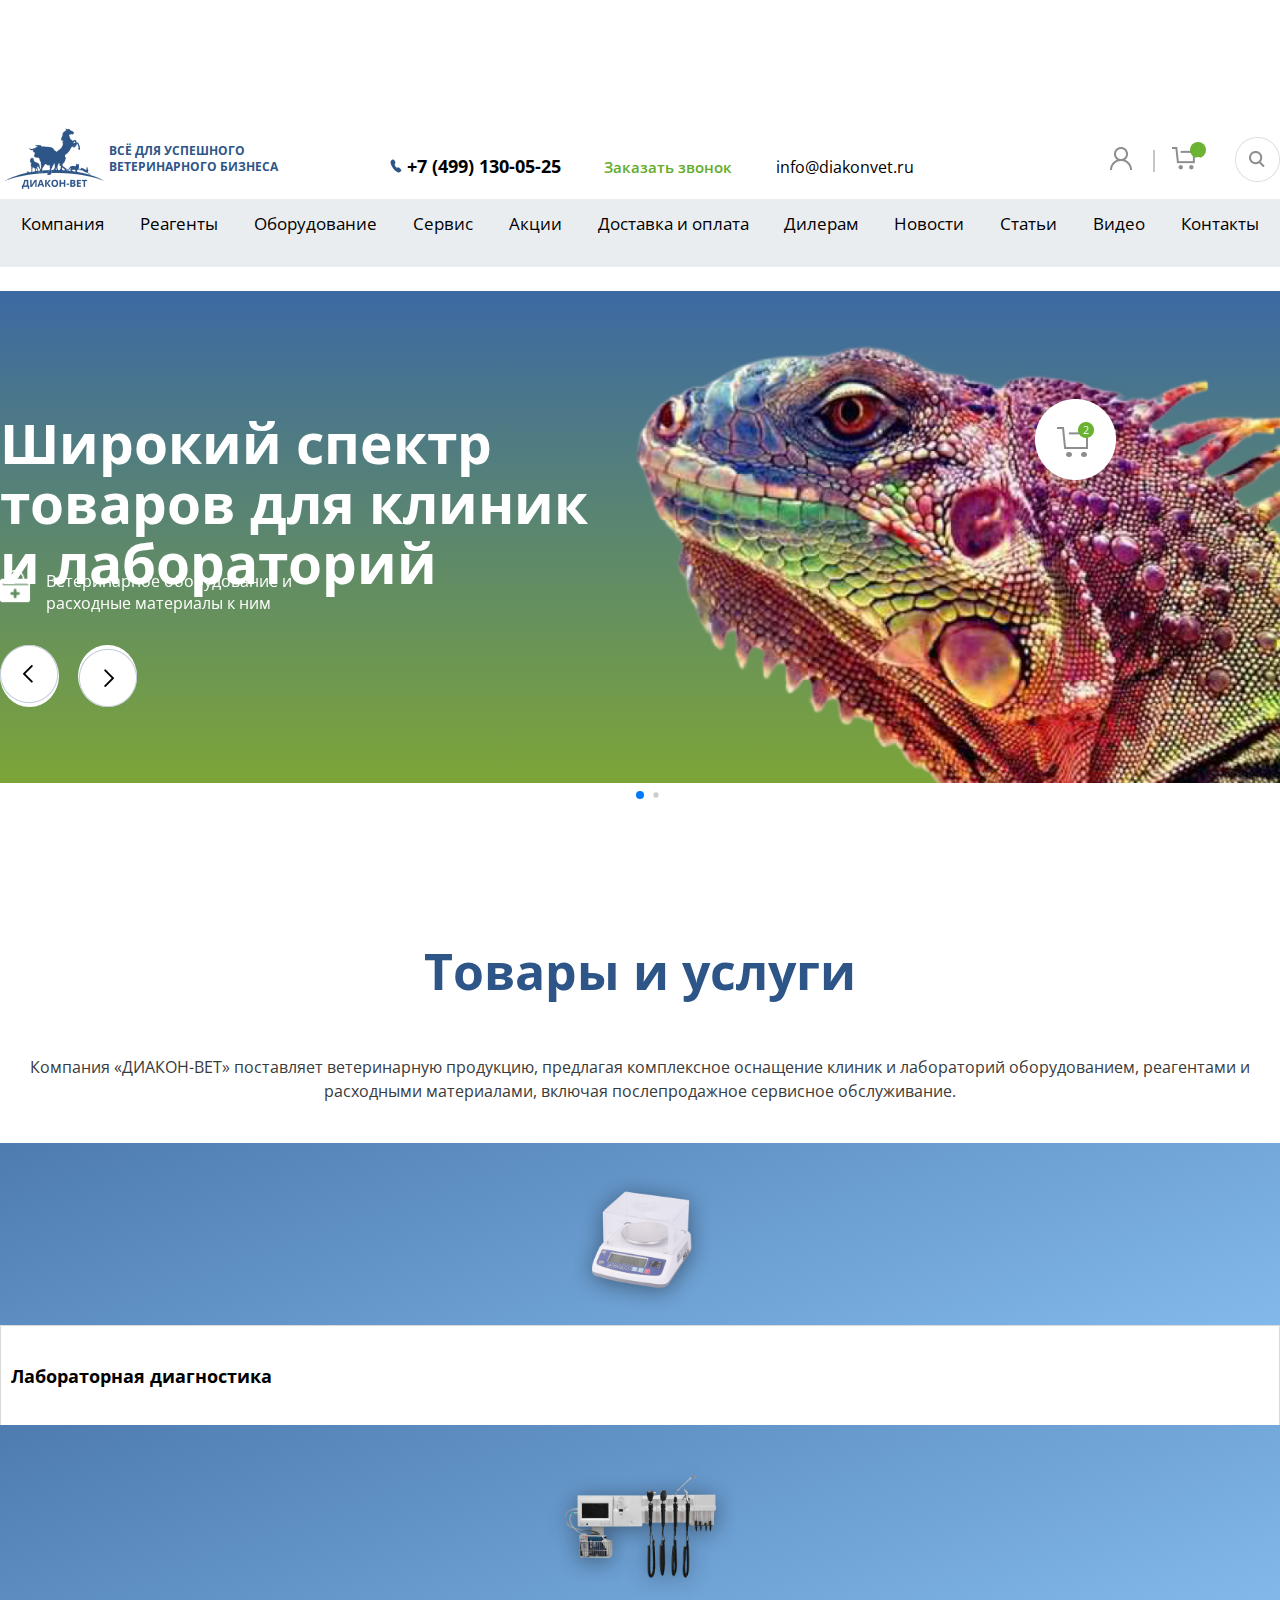
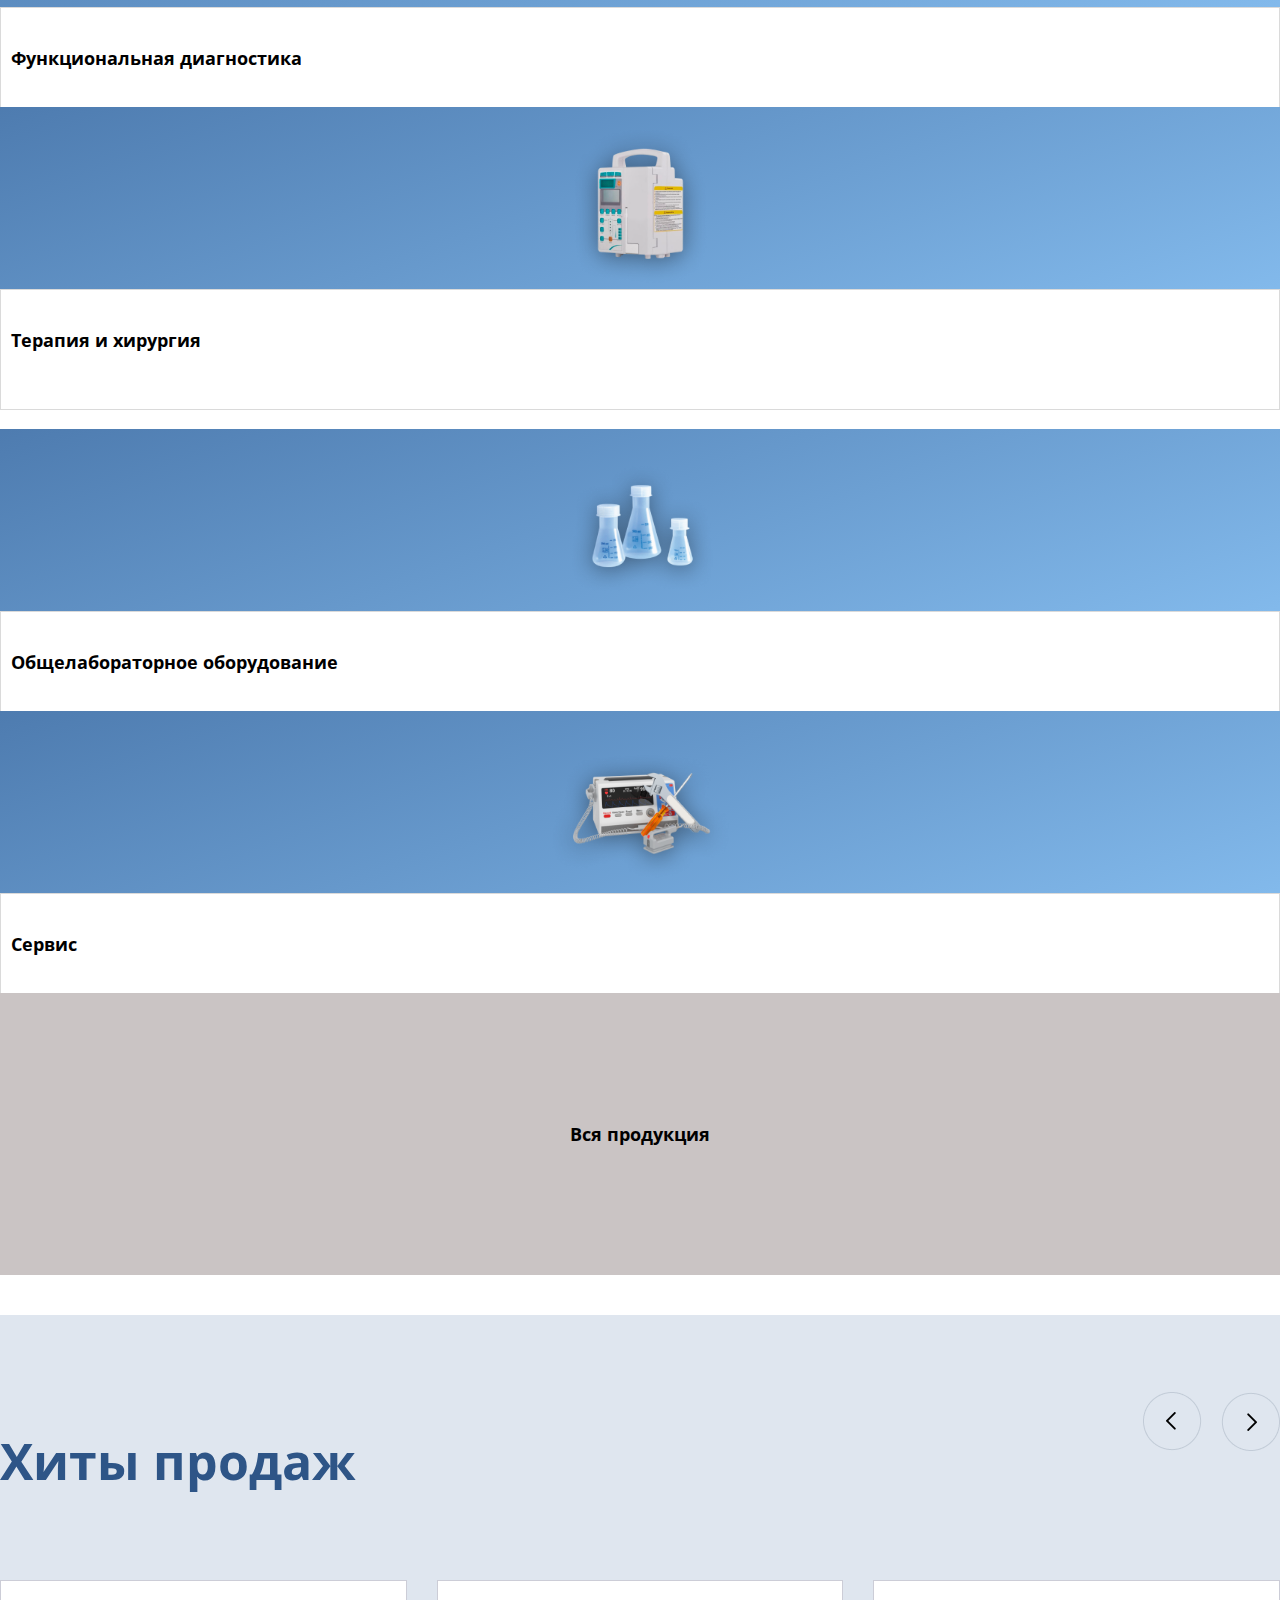
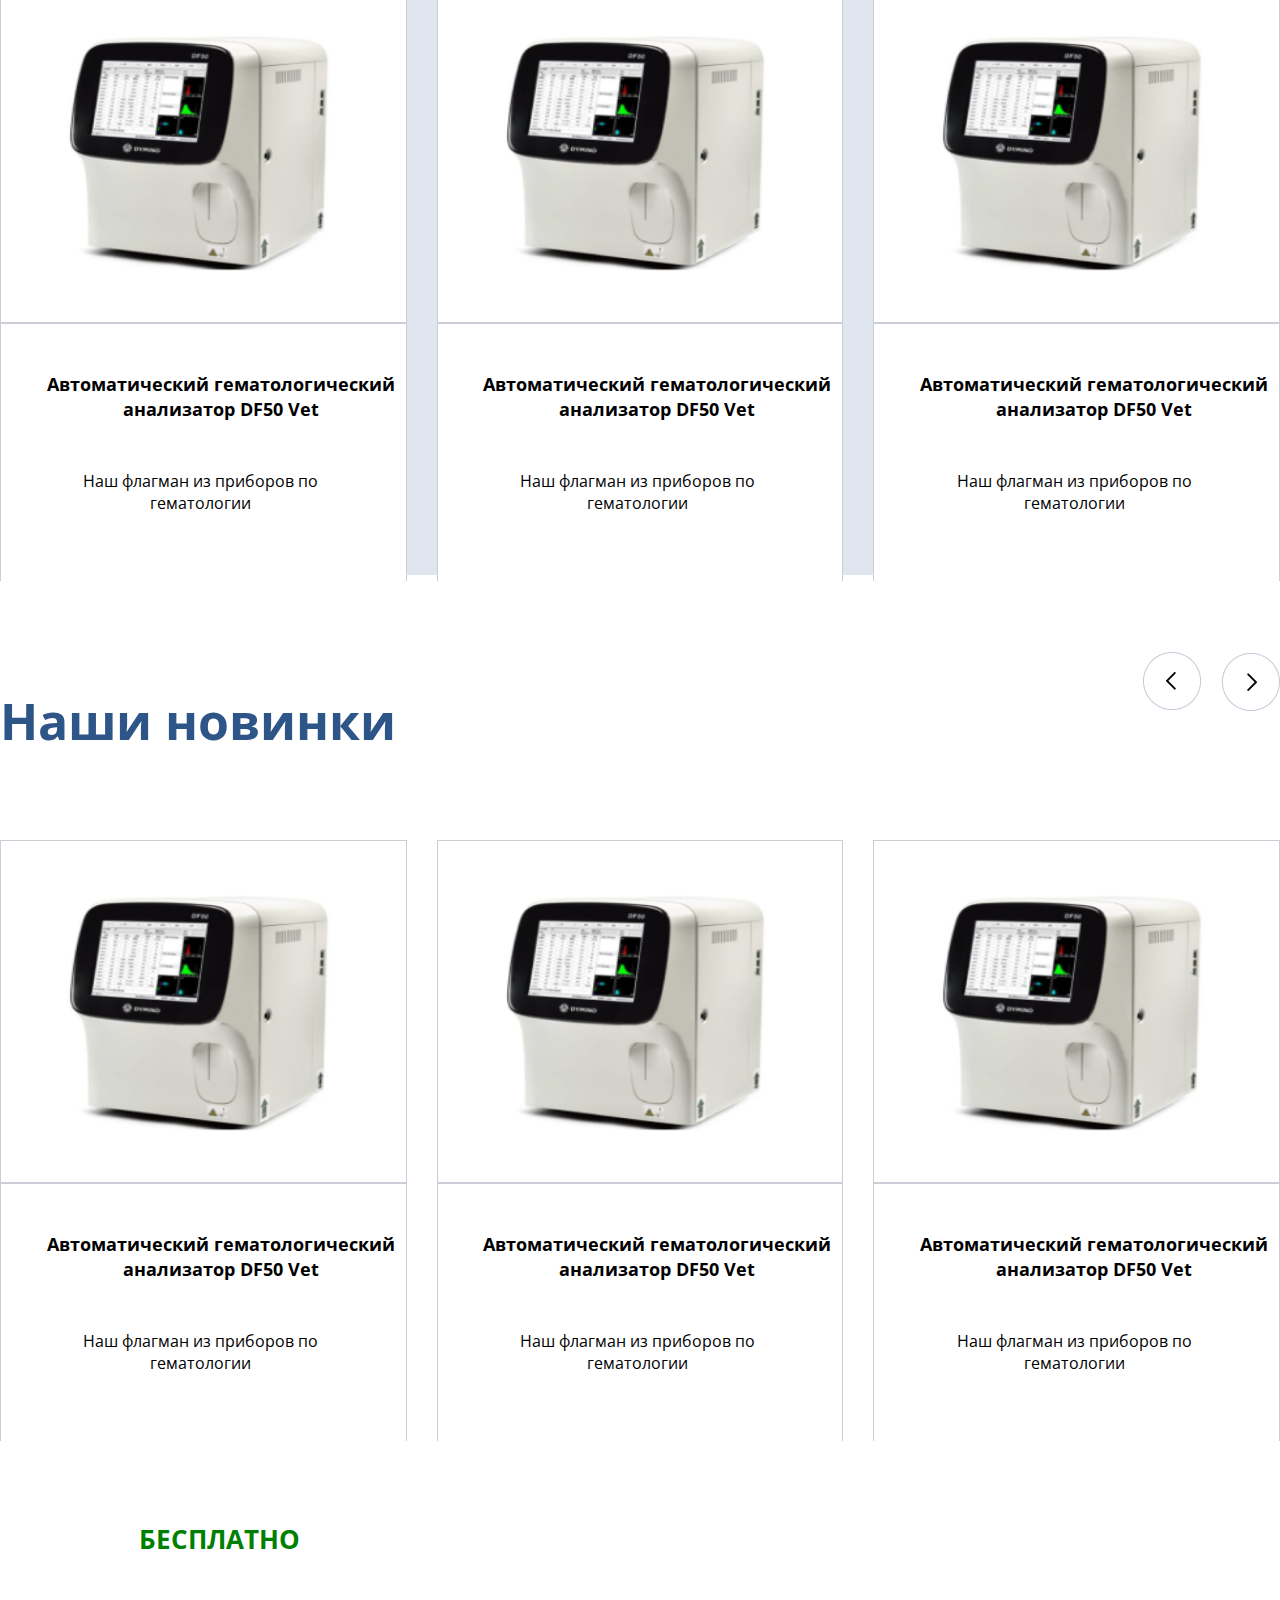
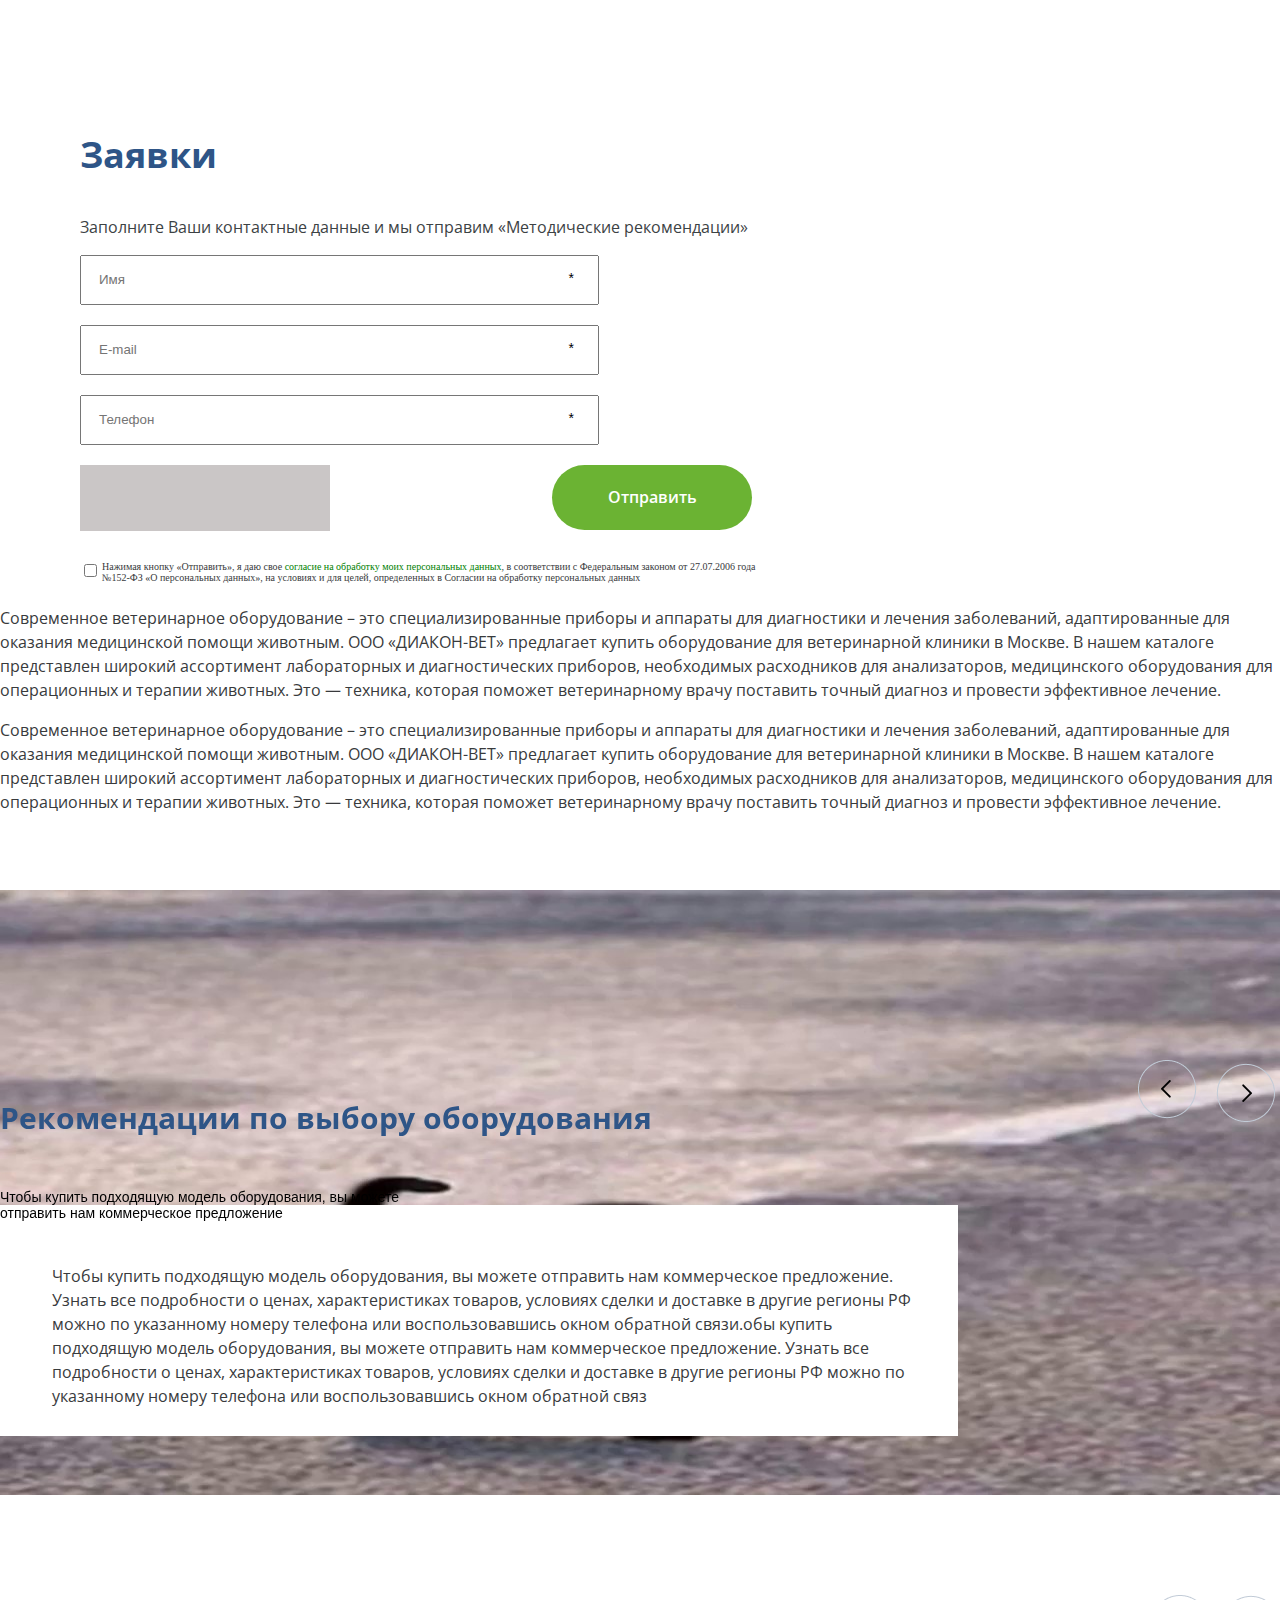
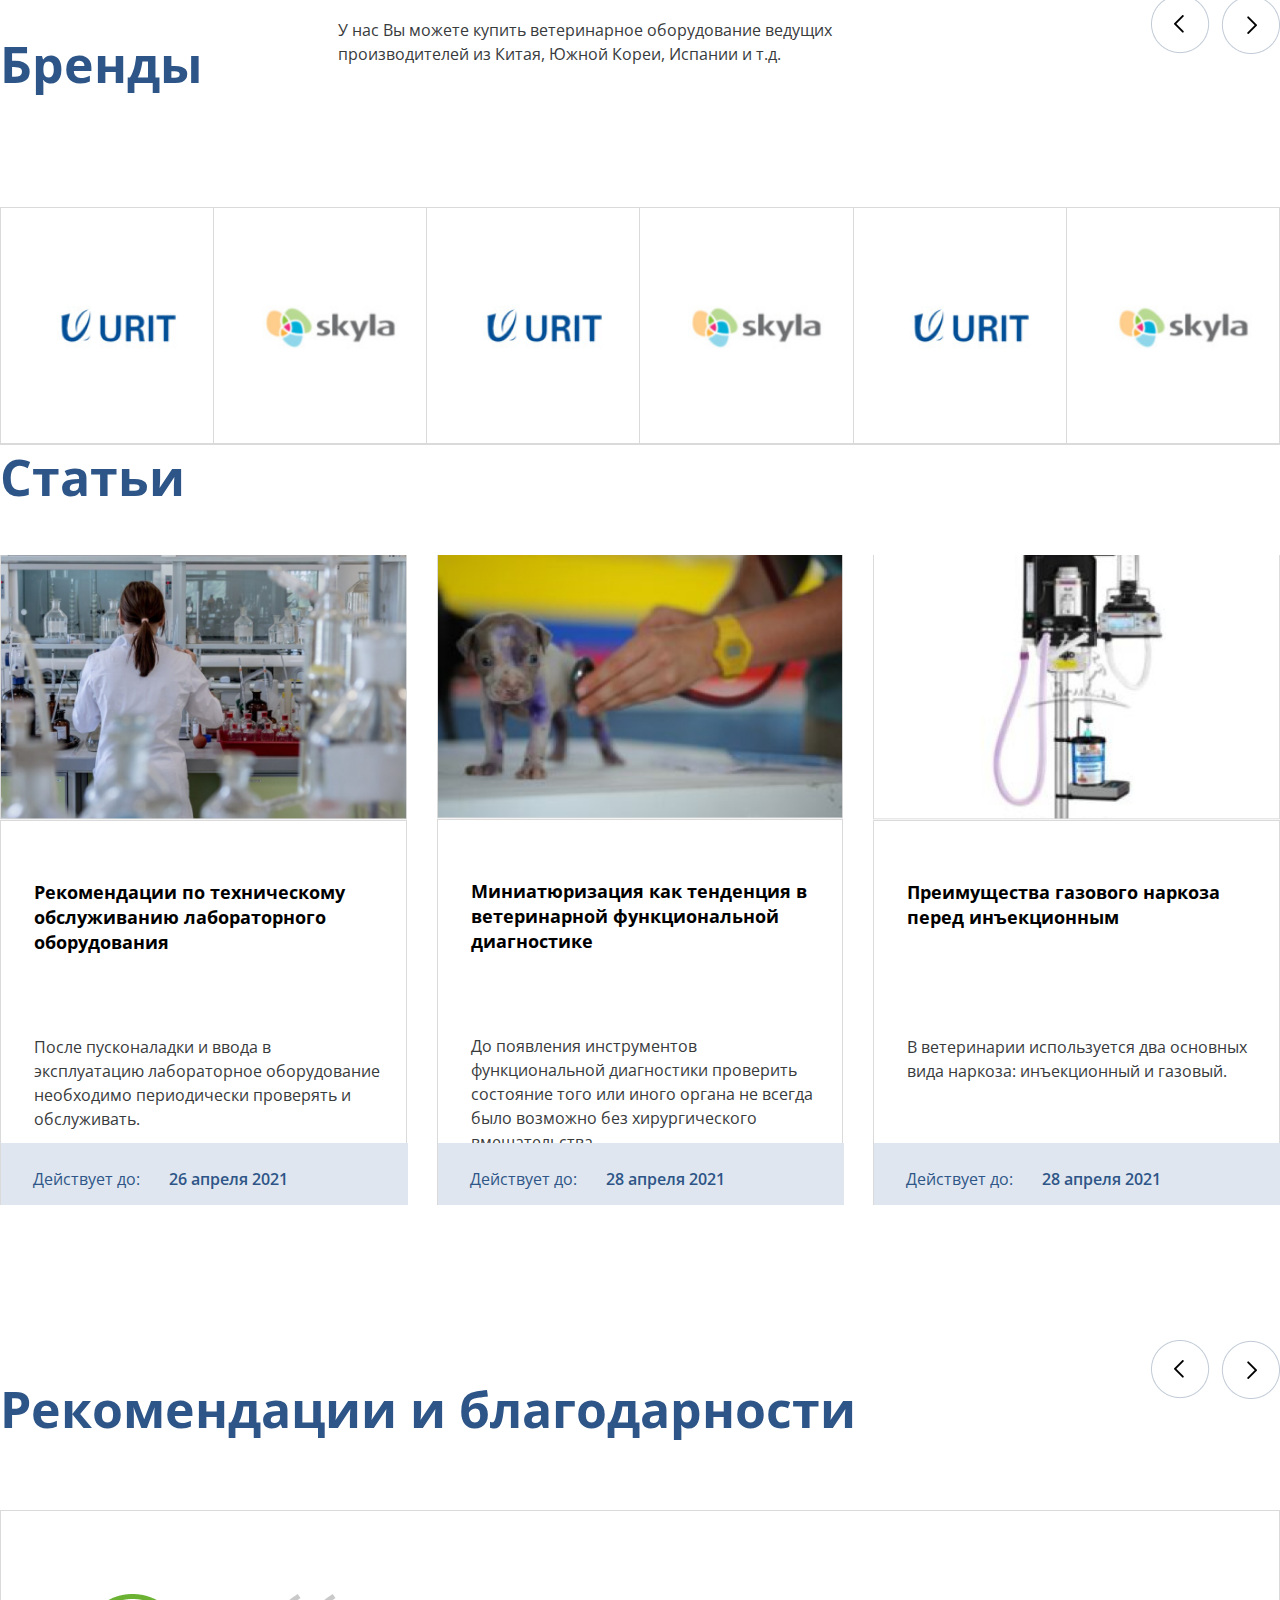
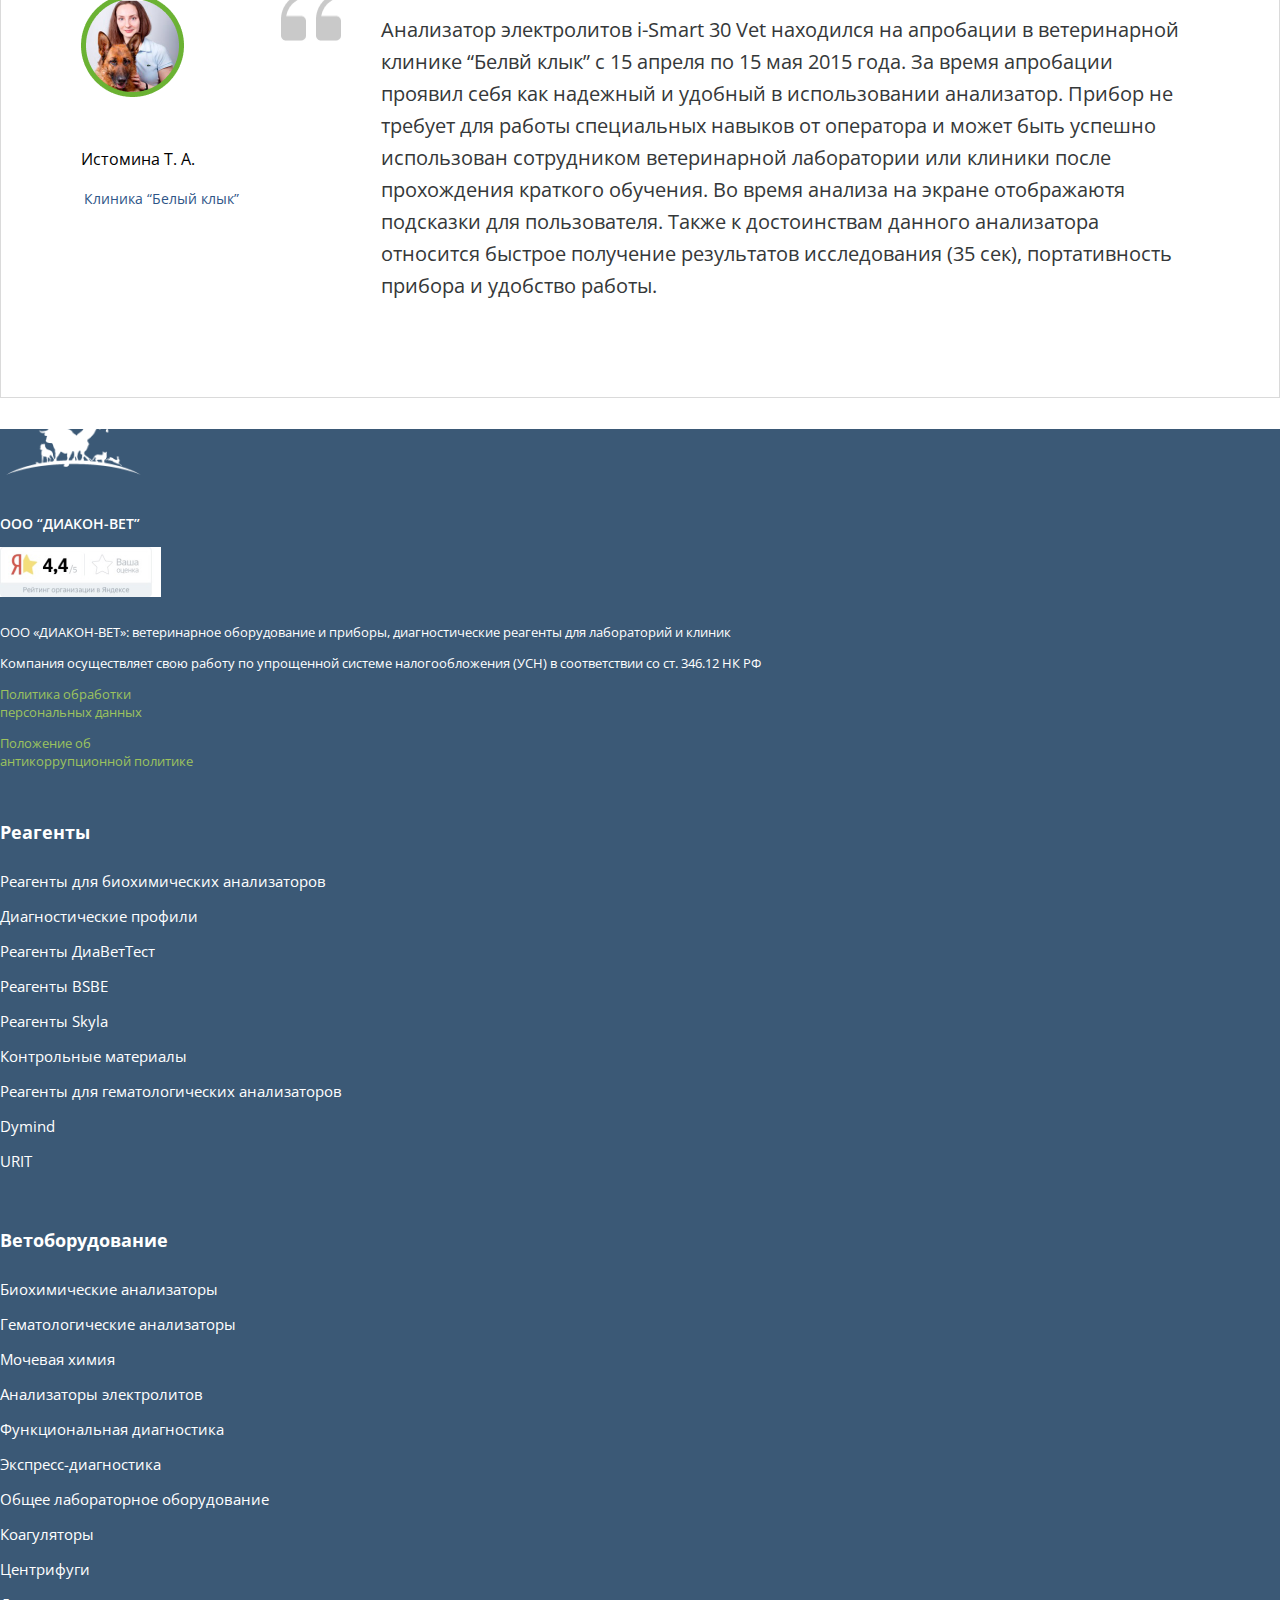
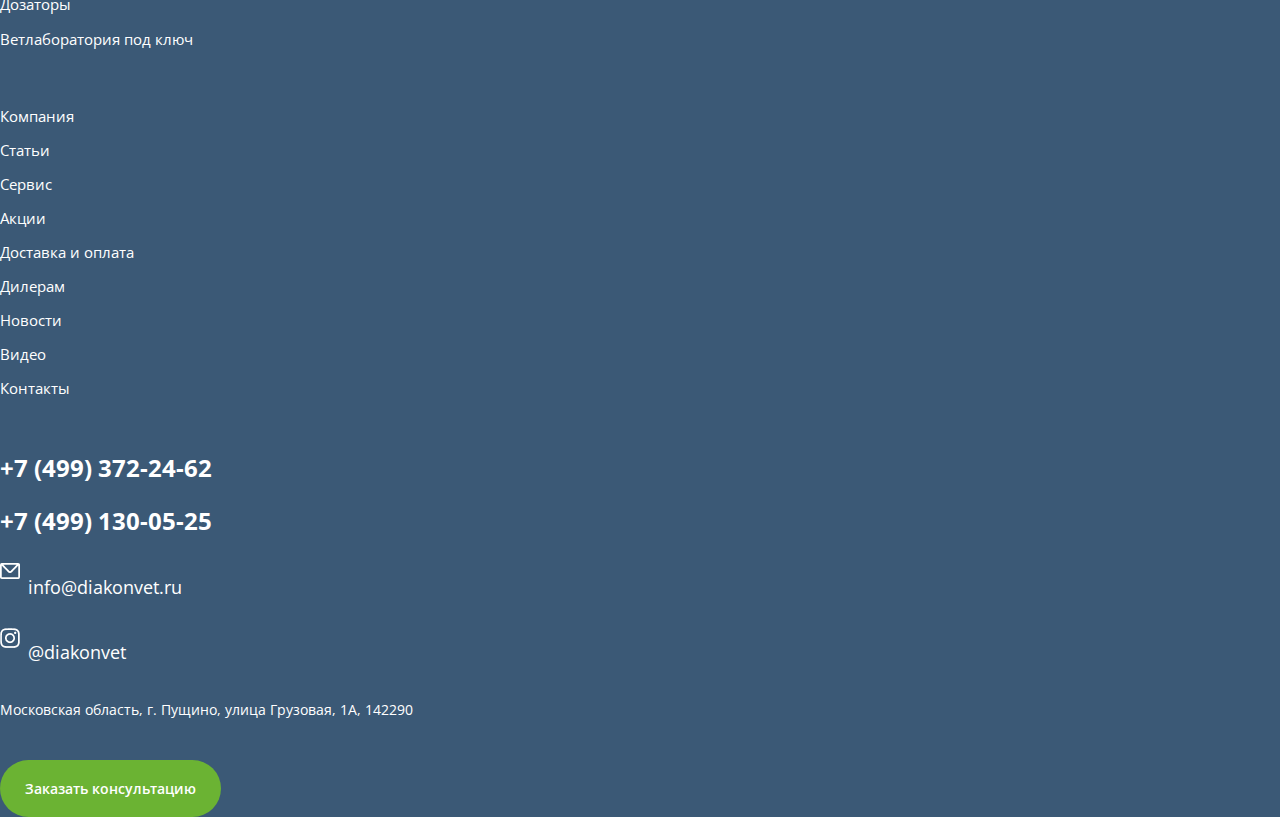
<file: портфолио№1/слайдер/index.html>
<!DOCTYPE html>
<html lang="en">
  <head>
    <meta charset="utf-8" />
    <title>Swiper demo</title>
    <link href="https://cdn.jsdelivr.net/npm/bootstrap@5.0.1/dist/css/bootstrap.min.css" rel="stylesheet" integrity="sha384-+0n0xVW2eSR5OomGNYDnhzAbDsOXxcvSN1TPprVMTNDbiYZCxYbOOl7+AMvyTG2x" crossorigin="anonymous">
    <link href="https://fonts.googleapis.com/css2?family=Open+Sans:ital,wght@0,500;0,600;1,500;1,600&display=swap" rel="stylesheet">
    <meta
      name="viewport"
      content="width=device-width, initial-scale=1, minimum-scale=1, maximum-scale=1"
    />
    <!-- Link Swiper's CSS -->
    <link
      rel="stylesheet"
      href="https://unpkg.com/swiper/swiper-bundle.min.css"
    />
    <link rel="stylesheet" href="style.css">
    <!-- Demo styles -->
  </head>
  <body>
    <div class="container">
      <div class="nav_top">
        <div class="top_1">
          <div class="top_kartina">
          <img src="img/image 2.png">
        </div>
        <p>ВСЁ ДЛЯ УСПЕШНОГО<br> ВЕТЕРИНАРНОГО БИЗНЕСА
        </p>
        </div>
        <div class="top_2">
          <ul class="first_ul_in_nav">
            <img src="img/Vector.png">
            <li class="text_nav_1">+7 (499) 130-05-25</li>
            <li class="text_nav_2 ">Заказать звонок</li>
            <li class="text_nav_3">info@diakonvet.ru</li>
         </ul>
        </div>
        <div class="top_3">
          <button><img src="img/Group 1060.png"></button>
          <div class="chertichka2"></div>
          <button class="basket"><img src="img/Group 1058.png"><div class="krug"><p>2</p></div> </button>
          <button><img src="img/Group 1054.png"></button>
        </div>
      </div>
    </div> 
    <div class="nav_bottom">
      <div class="container">
          <a href="#">Компания</a>
          <a href="#">Реагенты</a>
          <a href="#">Оборудование</a>
          <a href="#">Сервис</a>
          <a href="#">Акции</a>
          <a href="#">Доставка и оплата</a>
          <a href="#">Дилерам</a>
          <a href="#">Новости</a>
          <a href="#">Статьи</a>
          <a href="#">Видео</a>
          <a href="#">Контакты</a>
  
      </div>
    </div>
        <div class="top_slider">
          <div class="swiper mySwiper6">
              <div class="swiper-wrapper">
                  <div class="swiper-slide">
                    <div class="fon_slidera">
                    <img src="img/547854ec82411-removebg 1.png">
                  </div>
                  </div>
                <div class="swiper-slide">
                  <img src="img/maxresdefault.jpg">
                  </div>
                </div>
                <div class="swiper-pagination"></div>
                </div>
                  <div class="container">
                      <div class="text_fon_slider">
                        <div class="text_fon_slider_text">
                          <h2>Широкий спектр<br> товаров для клиник<br> и лабораторий</h2>
                          </div>
                          <div class="text_fon_slider_foto">
                            <button><img src="img/Component 17.png"></button>
                          </div>
                      </div>
                      <div class="text_fon_slider_text_2">
                        <img src="img/Vector123.png">
                        <p>Ветеринарное оборудование 
                          и расходные материалы к ним</p>
                      </div>
                      <div class="fon_slider_btn">
                        <button class="recomend_bnt_prev"><img src="img/Group 141.png"></button>
                        <button class="recomend_bnt_next age"><img src="img/Group 141.png"></button>
                      </div>
                  </div>
              </div>
              <div class="block_3">
                <div class="container">
                  
                  <div class="block_3_text_top">
                    <div class="text_top">
                      <p>Товары и услуги</p>
                    </div>
                    <div class="text_bottom">
                      <p>Компания «ДИАКОН-ВЕТ» поставляет ветеринарную продукцию, предлагая комплексное оснащение клиник и лабораторий оборудованием, реагентами и расходными материалами, включая послепродажное сервисное обслуживание.​</p>
                    </div>
                  </div>
                  <div class="block_3_productia">
                    <div class="row">
                      <div class="col-sm">
                        <div class="full_component">
                          <div class="foto_component">
                            <img src="img/1 2.png">
                          </div>
                          <div class="text_component">
                          <p>Лабораторная диагностика</p>
                        </div>
                       </div>
                      </div>
                      <div class="col-sm">
                        <div class="full_component">
                          <div class="foto_component">
                            <img src="img/1 2 (1).png">
                          </div>
                          <div class="text_component">
                          <p>Функциональная диагностика</p>
                        </div>
                       </div>
                      </div>
                      <div class="col-sm">
                        <div class="full_component">
                          <div class="foto_component">
                            <img src="img/1 2 (2).png">
                          </div>
                          <div class="text_component">
                          <p>Терапия и хирургия</p>
                        </div>
                       </div>
                      </div>
                    </div>
                    <div class="full_component_2">
                    <div class="row">
                    <div class="col-sm">
                      <div class="full_component">
                        <div class="foto_component">
                          <img src="img/1 2 (3).png">
                        </div>
                        <div class="text_component">
                        <p>Общелабораторное оборудование</p>
                      </div>
                     </div>
                    </div>
                    <div class="col-sm">
                      <div class="full_component">
                        <div class="foto_component">
                          <img src="img/1 2 (4).png">
                        </div>
                        <div class="text_component">
                        <p>Сервис</p>
                      </div>
                     </div>
                    </div>
                    <div class="col-sm">
                      <a href="#">
                      <div class="full_component">
                        
                        <div class="pocledniy_component">
                          <div class="text_component_pocledniy">
                            <a href="">
                            Вся продукция
                            </a>
                          </div>
                          
                        </div>
                        </a>
                     </div>
                    </div>
                  </div>
                  </div>
                  </div>
                </div>
              </div>
              <div class="xiti_prodaiii">
                <div class="container">
                  <div class="block_akzii_top_text">
                    <h2>Хиты продаж</h2>
                    <div class="block_akzii_top_text_img">
                      <button class="slider1nav1"><img src="img/Group 141.png"></button>
                      <button class="ok2 qwf"><img src="img/Group 141.png"></button>
                    </div>
                  </div>
                  <div class="xiti_prodaiii_block_gde_fotki">
                  <div class="row">
                    
                    
                    <div class="swiper mySwiper">
                  <div class="swiper-wrapper">
                    
                    
                    <div class="swiper-slide">
                      <div class="col-sm">
                      <div class="xiti_prodaiii_block_1">
                        <div class="xiti_prodaiii_block_1_fon">
                          <img src="img/7 2.png">
                        </div>
                        <div class="xiti_prodaiii_block_1_text">
                          <p class="xiti_prodaiii_block_1_text_1">Автоматический гематологический анализатор DF50 Vet</p>
                          <p class="xiti_prodaiii_block_1_text_2">Наш флагман из приборов по гематологии</p>
                        </div>
                      </div>
                    </div>
                      </div>
                    
                    <div class="swiper-slide">
                      <div class="col-sm">
                      <div class="xiti_prodaiii_block_1">
                        <div class="xiti_prodaiii_block_1_fon">
                          <img src="img/7 2.png">
                        </div>
                        <div class="xiti_prodaiii_block_1_text">
                          <p class="xiti_prodaiii_block_1_text_1">Автоматический гематологический анализатор DF50 Vet</p>
                          <p class="xiti_prodaiii_block_1_text_2">Наш флагман из приборов по гематологии</p>
                        </div>
                      </div>
                    </div>
                      </div>
                    
                    <div class="swiper-slide">
                      <div class="col-sm">
                      <div class="xiti_prodaiii_block_1">
                        <div class="xiti_prodaiii_block_1_fon">
                          <img src="img/7 2.png">
                        </div>
                        <div class="xiti_prodaiii_block_1_text">
                          <p class="xiti_prodaiii_block_1_text_1">Автоматический гематологический анализатор DF50 Vet</p>
                          <p class="xiti_prodaiii_block_1_text_2">Наш флагман из приборов по гематологии</p>
                        </div>
                      </div>
                    </div>
                      </div>
                    
                    <div class="swiper-slide">
                      <div class="col-sm">
                      <div class="xiti_prodaiii_block_1">
                        <div class="xiti_prodaiii_block_1_fon">
                          <img src="img/7 2 (1).png">
                        </div>
                        <div class="xiti_prodaiii_block_1_text">
                          <p class="xiti_prodaiii_block_1_text_1">Биохимический экспресс-анализатор Skyla VB1</p>
                          <p class="xiti_prodaiii_block_1_text_2">Очень маржинальный наш прибор, продавать сплошное удовольствие!</p>
                        </div>
                        </div>
                      </div>
                    </div>
                    
                    <div class="swiper-slide">
                      <div class="col-sm">
                      <div class="xiti_prodaiii_block_1">
                        <div class="xiti_prodaiii_block_1_fon">
                          <img src="img/7 2 (1).png">
                        </div>
                        <div class="xiti_prodaiii_block_1_text">
                          <p class="xiti_prodaiii_block_1_text_1">Биохимический экспресс-анализатор Skyla VB1</p>
                          <p class="xiti_prodaiii_block_1_text_2">Очень маржинальный наш прибор, продавать сплошное удовольствие!</p>
                        </div>
                      </div>
                        </div>
                    </div>
                      
                      
                  </div>
                  </div>
                    
                     </div>
                </div>
                </div>
              </div>
              <div class="novinki">
                <div class="container">
                  <div class="block_akzii_top_text">
                    <h2>Наши новинки</h2>
                    <div class="block_akzii_top_text_img">
                      <button class="slider1nav11"><img src="img/Group 141.png"></button>
                      <button class="ok2 wqef"><img src="img/Group 141.png"></button>
                    </div>
                  </div>
                  <div class="xiti_prodaiii_block_gde_fotki">
                  <div class="row">
                    
                    
                    <div class="swiper mySwiper10">
                  <div class="swiper-wrapper">
                    
                    
                    <div class="swiper-slide">
                      <div class="col-sm">
                      <div class="xiti_prodaiii_block_1">
                        <div class="xiti_prodaiii_block_1_fon">
                          <img src="img/7 2.png">
                        </div>
                        <div class="xiti_prodaiii_block_1_text">
                          <p class="xiti_prodaiii_block_1_text_1">Автоматический гематологический анализатор DF50 Vet</p>
                          <p class="xiti_prodaiii_block_1_text_2">Наш флагман из приборов по гематологии</p>
                        </div>
                      </div>
                    </div>
                      </div>
                    
                    <div class="swiper-slide">
                      <div class="col-sm">
                      <div class="xiti_prodaiii_block_1">
                        <div class="xiti_prodaiii_block_1_fon">
                          <img src="img/7 2.png">
                        </div>
                        <div class="xiti_prodaiii_block_1_text">
                          <p class="xiti_prodaiii_block_1_text_1">Автоматический гематологический анализатор DF50 Vet</p>
                          <p class="xiti_prodaiii_block_1_text_2">Наш флагман из приборов по гематологии</p>
                        </div>
                      </div>
                    </div>
                      </div>
                    
                    <div class="swiper-slide">
                      <div class="col-sm">
                      <div class="xiti_prodaiii_block_1">
                        <div class="xiti_prodaiii_block_1_fon">
                          <img src="img/7 2.png">
                        </div>
                        <div class="xiti_prodaiii_block_1_text">
                          <p class="xiti_prodaiii_block_1_text_1">Автоматический гематологический анализатор DF50 Vet</p>
                          <p class="xiti_prodaiii_block_1_text_2">Наш флагман из приборов по гематологии</p>
                        </div>
                      </div>
                    </div>
                      </div>
                    
                    <div class="swiper-slide">
                      <div class="col-sm">
                      <div class="xiti_prodaiii_block_1">
                        <div class="xiti_prodaiii_block_1_fon">
                          <img src="img/7 2 (1).png">
                        </div>
                        <div class="xiti_prodaiii_block_1_text">
                          <p class="xiti_prodaiii_block_1_text_1">Биохимический экспресс-анализатор Skyla VB1</p>
                          <p class="xiti_prodaiii_block_1_text_2">Очень маржинальный наш прибор, продавать сплошное удовольствие!</p>
                        </div>
                        </div>
                      </div>
                    </div>
                    
                    <div class="swiper-slide">
                      <div class="col-sm">
                      <div class="xiti_prodaiii_block_1">
                        <div class="xiti_prodaiii_block_1_fon">
                          <img src="img/7 2 (1).png">
                        </div>
                        <div class="xiti_prodaiii_block_1_text">
                          <p class="xiti_prodaiii_block_1_text_1">Биохимический экспресс-анализатор Skyla VB1</p>
                          <p class="xiti_prodaiii_block_1_text_2">Очень маржинальный наш прибор, продавать сплошное удовольствие!</p>
                        </div>
                      </div>
                        </div>
                    </div>
                      
                      
                  </div>
                  </div>
                    
                     </div>
                </div>
                </div>
              </div>
              <div class="block_3aiavka">
                <div class="container">
                  <div class="row">
                    <div class="col-sm">
                      <div class="block_3aiavka_left">
                      <p class="block_3aiavka_left_top_text">Получите <a class="text_green">БЕСПЛАТНО</a> методические рекомендации по применению наборов реагентов «ДиаВетТест»</p>
                      <p class="block_3aiavka_left_bottom">Для биохимических исследований сыворотки (плазмы) крови животных на автматическом анализаторе</p>
                    </div>
                  </div>
                    <div class="col-sm">
                      <div class="block_3aiavka_right">
                        <p class="block_3aiavka_right_text_glav">Заявки</p>
                        <p class="block_3aiavka_right_text_ceredina">Заполните Ваши контактные данные и мы отправим «Методические рекомендации»</p>
                        <span class="text"><input class="put_vvod" type="text" placeholder="Имя" ></span>
                        <span class="text"><input class="put_vvod" type="text" placeholder="E-mail" ></span>
                        <span class="text"><input class="put_vvod" class="put_vvod" type="text" placeholder="Телефон" ></span>
                        <div class="block_3aiavka_right_2">
                          <div class="block_3aiavka_right_robot">
                            
                          </div>
                          <div class="block_3aiavka_right_bottom">
                            <button>Отправить</button>
                          </div>
                        </div>
                        <div class="block_3aiavka_right_konez">
                        <p><input type="checkbox" value="yes"></p><p>Нажимая кнопку «Отправить», я даю свое <a class="block_3aiavka_right_konez_green"> согласие на обработку моих персональных данных</a>, в соответствии с Федеральным законом от 27.07.2006 года №152-ФЗ «О персональных данных», на условиях и для целей, определенных в Согласии на обработку персональных данных</p>
                      </div>
                    </div>
                  </div>
                  </div>
                </div>
              </div>
              <div class="block_texta">
                <div class="container">
                  <div class="block_texta_text">
                    <div class="row">
                      <div class="col-sm">
                    <p>Современное ветеринарное оборудование – это специализированные приборы и аппараты для диагностики и лечения заболеваний, адаптированные для оказания медицинской помощи животным. ООО «ДИАКОН-ВЕТ» предлагает купить оборудование для ветеринарной клиники в Москве. В нашем каталоге представлен широкий ассортимент лабораторных и диагностических приборов, необходимых расходников для анализаторов, медицинского оборудования для операционных и терапии животных. Это — техника, которая поможет ветеринарному врачу поставить точный диагноз и провести эффективное лечение.</p>
                  </div>
                  <div class="col-sm">
                    <p>Современное ветеринарное оборудование – это специализированные приборы и аппараты для диагностики и лечения заболеваний, адаптированные для оказания медицинской помощи животным. ООО «ДИАКОН-ВЕТ» предлагает купить оборудование для ветеринарной клиники в Москве. В нашем каталоге представлен широкий ассортимент лабораторных и диагностических приборов, необходимых расходников для анализаторов, медицинского оборудования для операционных и терапии животных. Это — техника, которая поможет ветеринарному врачу поставить точный диагноз и провести эффективное лечение.</p>
                  </div>
                  </div>
                  </div>
                </div>
              </div>
    <div class="recommendations">
          <div class="swiper mySwiper6">
            <div class="swiper-wrapper">
                <div class="swiper-slide">
                  <img src="img/maxresdefault.jpg">
                </div>
              <div class="swiper-slide">
                <img src="img/Rectangle 70.png">
                </div>
            </div>
       </div>
       <div class="container">
       <div class="recommendations_top">
         <div class="recommendations_t_bt">
         <div class="recommendations_top_text">
           <p>Рекомендации по выбору оборудования</p>
         </div>
         <div class="recommendations_top_navigation">
           <button class="recomend_bnt_prev"><img class="left" src="img/Group 141.png"></button>
           <button class="recomend_bnt_next"><img src="img/Group 141.png"></button>
         </div>
        </div>
         <div class="recommendations_text_text">
          <p>Чтобы купить подходящую модель оборудования, вы можете<br> отправить нам коммерческое предложение</p>
         </div>
         <div class="recomend_block_center">
          <div class="swiper mySwiper3">
            <div class="swiper-wrapper">
                <div class="swiper-slide">
                  <p>Чтобы купить подходящую модель оборудования, вы можете отправить нам коммерческое предложение. Узнать все подробности о ценах, характеристиках товаров, условиях сделки и доставке в другие регионы РФ можно по указанному номеру телефона или воспользовавшись окном обратной связи.обы купить подходящую модель оборудования, вы можете отправить нам коммерческое предложение. Узнать все подробности о ценах, характеристиках товаров, условиях сделки и доставке в другие регионы РФ можно по указанному номеру телефона или воспользовавшись окном обратной связ</p>
                  </div>
                  <div class="swiper-slide">
                    <div class="wgwgraw">
                    <p>Lorem ipsum dolor sit amet consectetur adipisicing elit. Culpa veritatis reprehenderit adipisci debitis excepturi sunt vitae quidem repellat maiores ratione eum perferendis dicta fuga, eius beatae quam magni, incidunt quos laborum qui deserunt. Eum, beatae.</p>
                    </div>
                    </div>
            </div>
          </div>  
         </div>
       </div>
      </div>
    </div>
    <div class="brands">
      <div class="container">
          <div class="brands_top">
              <div class="brands_text">
              <h2>Бренды</h2>
              <p>У нас Вы можете купить ветеринарное оборудование ведущих<br> производителей из Китая, Южной Кореи, Испании и т.д.</p>
          </div>
              <div class="brands_btn">
              <img class="button-prev" src="img/Group 141.png">
              <img class="button-next" src="img/Group 141.png">
          </div>
          </div>
          <div class="brands_bottom">
      <div class="swiper mySwiper8">
        <div class="swiper-wrapper">
          <div class="swiper-slide">
            <div class="brands_block">
              <img src="img/Rectangle 19.png">
            </div>
          </div>
          <div class="swiper-slide">
              <div class="brands_block">
                <img src="img/Rectangle 20.png">
              </div>
            </div>
            <div class="swiper-slide">
            <div class="brands_block">
              <img src="img/Rectangle 19.png">
            </div>
          </div>
          <div class="swiper-slide">
              <div class="brands_block">
                <img src="img/Rectangle 20.png">
              </div>
            </div>
            <div class="swiper-slide">
              <div class="brands_block">
                <img src="img/Rectangle 19.png">
              </div>
            </div>
            <div class="swiper-slide">
                <div class="brands_block">
                  <img src="img/Rectangle 20.png">
                </div>
              </div>
              <div class="swiper-slide">
                  <div class="brands_block">
                    <img src="img/Rectangle 19.png">
                  </div>
                </div>
                <div class="swiper-slide">
                    <div class="brands_block">
                      <img src="img/Rectangle 20.png">
                    </div>
                  </div>
                  <div class="swiper-slide">
                      <div class="brands_block">
                        <img src="img/Rectangle 19.png">
                      </div>
                    </div>
                    <div class="swiper-slide">
                        <div class="brands_block">
                          <img src="img/Rectangle 20.png">
                        </div>
                      </div>
        </div>
      </div>
  </div>
      </div>
  </div>
    <div class="container">
      <div class="arcicles">
        <div class="arcicles_top">
          <p>Статьи</p>
        </div>
    <div class="swiper mySwiper">
      <div class="swiper-wrapper">
        <div class="swiper-slide">
         <div class="arcicles_block">
           <div class="arcicles_block_img">
             <img src="img/Rectangle 33.png">
           </div>
           <div class="articles_block_2">
           <div class="arcicles_block_text">
             <p class="articles_p1">Рекомендации по техническому обслуживанию лабораторного оборудования</p>
             <p class="articles_p2">После пусконаладки и ввода в эксплуатацию лабораторное оборудование необходимо периодически проверять и обслуживать.</p>
           </div>
           <div class="arcicles_block_bottom">
             <p class="articles_b_p1">Действует до:</p>
             <p class="articles_b_p2">26 апреля 2021</p>
           </div>
         </div>
         </div>
        </div>
        <div class="swiper-slide">
          <div class="arcicles_block">
            <div class="arcicles_block_img">
              <img src="img/Rectangle 33 (1).png">
            </div>
            <div class="articles_block_2">
            <div class="arcicles_block_text">
              <p class="articles_p1">Миниатюризация как тенденция в ветеринарной функциональной диагностике</p>
              <p class="articles_p2">До появления инструментов функциональной диагностики проверить состояние того или иного органа не всегда было возможно без хирургического вмешательства.</p>
            </div>
            <div class="arcicles_block_bottom">
              <p class="articles_b_p1">Действует до:</p>
              <p class="articles_b_p2">28 апреля 2021</p>
            </div>
          </div>
          </div>
        </div>
        <div class="swiper-slide">
          <div class="arcicles_block">
            <div class="arcicles_block_img">
              <img src="img/Rectangle 33 (2).png">
            </div>
            <div class="articles_block_2">
            <div class="arcicles_block_text">
              <p class="articles_p1">Преимущества газового наркоза перед инъекционным</p>
              <p class="articles_p2">В ветеринарии используется два основных вида наркоза: инъекционный и газовый.</p>
            </div>
            <div class="arcicles_block_bottom">
              <p class="articles_b_p1">Действует до:</p>
              <p class="articles_b_p2">28 апреля 2021</p>
            </div>
          </div>
          </div>
        </div>
        <div class="swiper-slide">
          <div class="arcicles_block">
            <div class="arcicles_block_img">
              <img src="img/Rectangle 33.png">
            </div>
            <div class="articles_block_2">
            <div class="arcicles_block_text">
              <p class="articles_p1">Преимущества газового наркоза перед инъекционным</p>
              <p class="articles_p2">В ветеринарии используется два основных вида наркоза: инъекционный и газовый.</p>
            </div>
            <div class="arcicles_block_bottom">
              <p class="articles_b_p1">Действует до:</p>
              <p class="articles_b_p2">28 апреля 2021</p>
            </div>
          </div>
          </div>
        </div>
        <div class="swiper-slide">
          <div class="arcicles_block">
            <div class="arcicles_block_img">
              <img src="img/Rectangle 33 (1).png">
            </div>
            <div class="articles_block_2">
            <div class="arcicles_block_text">
              <p class="articles_p1">Преимущества газового наркоза перед инъекционным</p>
              <p class="articles_p2">В ветеринарии используется два основных вида наркоза: инъекционный и газовый.</p>
            </div>
            <div class="arcicles_block_bottom">
              <p class="articles_b_p1">Действует до:</p>
              <p class="articles_b_p2">28 апреля 2021</p>
            </div>
          </div>
          </div>
        </div>
        <div class="swiper-slide">
          <div class="arcicles_block">
            <div class="arcicles_block_img">
              <img src="img/Rectangle 33 (2).png">
            </div>
            <div class="articles_block_2">
            <div class="arcicles_block_text">
              <p class="articles_p1">Преимущества газового наркоза перед инъекционным</p>
              <p class="articles_p2">В ветеринарии используется два основных вида наркоза: инъекционный и газовый.</p>
            </div>
            <div class="arcicles_block_bottom">
              <p class="articles_b_p1">Действует до:</p>
              <p class="articles_b_p2">28 апреля 2021</p>
            </div>
          </div>
          </div>
        </div>
      </div>
    </div>
  </div>
</div>

<div class="container">
  <div class="thanks">
    <div class="thanks_top">
      <div class="thanks_top_text">
        <h2>Рекомендации и благодарности</h2>
      </div>
      <div class="thanks_top_btn">
        <img class="button-prev_1" src="img/Group 141.png">
        <img class="button-next_1" src="img/Group 141.png">
      </div>
    </div>
      <div class="swiper mySwiper7">
        <div class="swiper-wrapper">
          <div class="swiper-slide">
            <div class="thanks_kontent">
              <div class="thanks_kontent_img_1">
              <img src="img/Ellipse 8.png">
              <p>Истомина Т. А.</p>
              <a href="#">Клиника “Белый клык”</a>
              </div>
              <div class="thanks_kontent_img_2">
                <img src="img/Group 62.png">
              </div>
              <div class="thanks_kontent_text">
                <p>Анализатор электролитов i-Smart 30 Vet находился на апробации в ветеринарной клинике “Белвй клык” с 15 апреля по 15 мая 2015 года. За время апробации проявил себя как надежный и удобный в использовании анализатор. Прибор не требует для работы специальных навыков от оператора и может быть успешно использован сотрудником ветеринарной лаборатории или клиники после прохождения краткого обучения. Во время анализа на экране отображаютя подсказки для пользователя. Также к достоинствам данного анализатора относится быстрое получение результатов исследования (35 сек), портативность прибора и удобство работы.</p>
              </div>
            </div>
          </div>
          <div class="swiper-slide">
            <div class="thanks_kontent">
              <div class="thanks_kontent_img_1">
              <img src="img/Ellipse 8.png">
              <p>Истомина Т. А.</p>
              <a href="#">Клиника “Белый клык”</a>
              </div>
              <div class="thanks_kontent_img_2">
                <img src="img/Group 62.png">
              </div>
              <div class="thanks_kontent_text">
                <p>Анализатор электролитов i-Smart 30 Vet находился на апробации в ветеринарной клинике “Белвй клык” с 15 апреля по 15 мая 2015 года. За время апробации проявил себя как надежный и удобный в использовании анализатор. Прибор не требует для работы специальных навыков от оператора и может быть успешно использован сотрудником ветеринарной лаборатории или клиники после прохождения краткого обучения. Во время анализа на экране отображаютя подсказки для пользователя. Также к достоинствам данного анализатора относится быстрое получение результатов исследования (35 сек), портативность прибора и удобство работы.</p>
              </div>
            </div>
          </div>
        </div>
      </div>
  </div>
  </div>

<div class="footer">
<div class="container">
    <div class="row">
      <div class="col-sm-3">
        <div class="footer_1_img">
        <img src="img/logo-dv-simvol_vectorized_vectorized20 1.png">
        <p>OOO “ДИАКОН-ВЕТ”</p>
      </div>
      <img src="img/image 20.png">
      <div class="footer_1_text">
        <p>ООО «ДИАКОН-ВЕТ»: ветеринарное оборудование и приборы, диагностические реагенты для лабораторий и клиник</p>
        <p>Компания осуществляет свою работу по упрощенной системе налогообложения (УСН) в соответствии со ст. 346.12 НК РФ</p>
      </div>
      <div class="footer_1_text_2">
        <p>Политика обработки<br> персональных данных</p>
        <p>Положение об <br>антикоррупционной политике</p>
      </div>
      </div>
      <div class="col-sm-2">
        <div class="footer_2">
        <p>Реагенты</p>
        <ul>
          <li><a href="#">Реагенты для биохимических анализаторов</a></li>
          <li><a href="#">Диагностические профили</a></li>
          <li><a href="#">Реагенты ДиаВетТест</a></li>
          <li><a href="#">Реагенты BSBE</a></li>
          <li><a href="#">Реагенты Skyla</a></li>
          <li><a href="#">Контрольные материалы</a></li>
          <li><a href="#"> Реагенты для гематологических анализаторов</a></li>
          <li><a href="#">Dymind</a></li>
          <li><a href="#">URIT</a></li>
        </ul>
      </div>
      </div>
      <div class="col-sm-2">
        <div class="foteer_3">
          <p>Ветоборудование</p>
          <ul>
            <li><a href="#">Биохимические анализаторы</a></li>
            <li><a href="#">Гематологические анализаторы</a></li>
            <li><a href="#">Мочевая химия</a></li>
            <li><a href="#">Анализаторы электролитов</a></li>
            <li><a href="#">Функциональная диагностика</a></li>
            <li><a href="#">Экспресс-диагностика</a></li>
            <li><a href="#">Общее лабораторное оборудование</a></li>
            <li><a href="#">Коагуляторы </a></li>
            <li><a href="#">Центрифуги </a></li>
            <li><a href="#">Дозаторы </a></li>
            <li><a href="#">Ветлаборатория под ключ</a></li>
          </ul>
        </div>
      </div>
      <div class="col-sm-2">
        <div class="foteer_4">
          <p><a href="#">Компания</a></p>
          <p><a href="#">Статьи</a></p>
          <p><a href="#">Сервис</a></p>
          <p><a href="#">Акции</a></p>
          <p><a href="#">Доставка и оплата</a></p>
          <p><a href="#">Дилерам</a></p>
          <p><a href="#">Новости</a></p>
          <p><a href="#">Видео</a></p>
          <p><a href="#">Контакты</a></p>
        </div>
      </div>
      <div class="col-sm-3">
        <div class="foteer_5">
          <div class="foteer_5_tel">
            <p><a href="#">+7 (499) 372-24-62</a></p>
            <p><a href="#">+7 (499) 130-05-25</a></p>
          </div>
          <div class="foteer_5_pochta">
            <div class="foteer_5_pochta_1">
              <img src="img/Group 1083.png">
              <p>info@diakonvet.ru</p>
            </div>
            <div class="foteer_5_pochta_2">
              <img src="img/Group 87.png">
              <p>@diakonvet</p>
            </div>
            <p class="wergerg">Московская область, г. Пущино, улица Грузовая, 1А, 142290</p>
            <button class="asfer4"><a href="#">Заказать консультацию</a></button>
          </div>
        </div>
      </div>
    </div>
  </div>
</div>




    <script src="https://unpkg.com/swiper/swiper-bundle.min.js"></script>
    <script src="https://cdn.jsdelivr.net/npm/bootstrap@5.0.1/dist/js/bootstrap.bundle.min.js" integrity="sha384-gtEjrD/SeCtmISkJkNUaaKMoLD0//ElJ19smozuHV6z3Iehds+3Ulb9Bn9Plx0x4" crossorigin="anonymous"></script>
    <script src="https://code.jquery.com/jquery-3.6.0.min.js"></script>
    <script src="rggt.js"></script>
  </body>
</html>
</file>
<file: портфолио№1/агенство/css/style.css>
@import url('https://fonts.googleapis.com/css2?family=Nunito+Sans:ital,wght@0,200;0,300;0,400;0,600;0,700;0,800;0,900;1,200;1,300;1,400;1,600;1,700;1,800;1,900&family=Podkova:wght@400;500;600;700;800&family=Quicksand:wght@300;400;500;600;700&family=Roboto:ital,wght@0,100;0,300;0,400;0,500;0,700;0,900;1,100;1,300;1,400;1,500;1,700;1,900&family=Zen+Kurenaido&display=swap');


li {
    display: inline-block;
    list-style-type: none;
}
a{
    text-decoration: none
}

button {
    border: none;
    cursor: pointer;
  }
   /*Навигация*/

@media screen and (max-width:2000px) {
    

.nav{
    display: flex;
    justify-content: space-around;
    margin-top: 20px;
    margin-top: 100px;
}

.nav_contacts_gorod select{
    border: 0;
    margin-right: 150px;
    font-style: normal;
font-weight: 600;
font-size: 20px;
line-height: 150%;
color: #2D3845;
margin-bottom: 20px;
padding-right: 5px;
}

.nav_contacts{
    display: flex;
    margin-top: 65px;
}

.nav_contacts_gorod{
    display: flex;
}

.nav_contacts_gorod p{
    font-style: normal;
font-weight: 600;
font-size: 20px;
line-height: 150%;
color: #2D3845;
margin-right: 10px;
}

.nav_contacts_gorod img{
    width: 16px;
    height: 10px;
    position: relative;
    top: 12px;
    margin-right: 200px;
}

.nav_contacts_tel{
    font-style: normal;
font-weight: 600;
font-size: 20px;
line-height: 150%;
color: #379BAD;
margin-right: 90px;
}

.nav_contacts_client{
    display: flex;
}

.nav_contacts_client img{
    width: 16px;
    height: 16px;
    position: relative;
    top: 9px;
    margin-left: 20px;
}

.nav_contacts_client p{
    font-style: normal;
font-weight: 600;
font-size: 20px;
line-height: 150%;
color: #379BAD;
}

.nav_nav a{
    font-style: normal;
font-weight: 600;
font-size: 20px;
line-height: 150%;
padding-right: 60px;
color: #8B95A0;
}

.nav_nav{
    margin-top: 65px;
}

.right_img{
   position: relative;
   top: 72px;
}

.right_img a{
    width: 50px;
    height: 50px;
}

/*главный блок*/

.main_text{
    width: 1010px;
height: 488px;
position: relative;
top: 300px;
z-index: 5;
}

.filter{
    background: #379BAD;
opacity: 0.1;
filter: blur(300px);
width: 1010px;
height: 1010px;
position: absolute;
}

.main_text h1{
    font-family: Nunito Sans;
font-style: normal;
font-weight: 600;
font-size: 102px;
line-height: 100%;
color: #379BAD;
}

.main_text p{
    
font-style: normal;
font-weight: 600;
font-size: 102px;
line-height: 100%;
color: #2D3845;
}

.main_img img{
    width: 750px;
    height: 750px;
    position: relative;
    top: 100px;
}

.main_img{
    position: absolute; 
    right: 0;
    top: 25vh;
}

.main_lower{
    width: 620px;
height: 745px;
margin-top: 350px;
}

.main_lower_top{
font-style: normal;
font-weight: 600;
font-size: 50px;
line-height: 130%;
color: #2D3845;
}

.m_l_t_p{
    text-decoration: line-through;
}

.main_lower_bottom{
    background: #FFFFFF;
border: 2px solid #EBF2F5;
box-sizing: border-box;
border-radius: 12px;
width: 490px;
padding: 60px 0 0 60px;
margin-top: 135px;
}

.main_lower_bottom p{

font-style: normal;
font-weight: normal;
font-size: 26px;
line-height: 160%;
color: #2D3845;
}

.m_l_b_block{
    display: flex;
    align-items: center;
}

.m_l_b_block p{
    font-style: normal;
font-weight: normal;
font-size: 26px;
line-height: 160%;
color: #379BAD;
}

.m_l_b_block p:nth-child(2){
    color: #2D3845;
    padding-left: 7px;
}

.rectangle{
    width: 20px;
height: 60px;
background-color: rgb(118, 187, 118);
}

.payment{
    display: flex;
}

.payment p{
    font-style: normal;
font-weight: bold;
font-size: 22px;
line-height: 150%;
background: linear-gradient(#1B558D, #379BAD);
    -webkit-background-clip: text;
    -webkit-text-fill-color: transparent;
padding-bottom: 60px;
}

.payment img{
    width: 44px;
    height: 44px;
    margin-left: 20px;
}


/*результаты*/


.results{
    margin-top: 250px;
    margin-bottom: 200px;
}

.results_top_left h2{
    font-style: normal;
font-weight: 600;
font-size: 100px;
line-height: 120%;
color: #379BAD;
}

.results_top_left p{
font-style: normal;
font-weight: 600;
font-size: 95px;
line-height: 120%;
color: #2D3845;
}

.results_top{
    display: flex;
    margin-bottom: 200px;
}

.results_t_r_p{
    display: flex;
}

.results_t_r_p img{
    width: 14px;
    height: 14px;
    position: relative;
    left: 10px;
    top: 4px;
}

.results_t_r_p p{
    font-style: normal;
font-weight: normal;
font-size: 26px;
line-height: 160%;
color: #2D3845;
}

.results_top_left{
    margin-right: 140px;
}

.results_top_right p{
    font-style: normal;
    font-weight: normal;
    font-size: 24px;
    line-height: 80%;
    color: #2D3845;
}

.results_t_r_p a{
    font-style: normal;
font-weight: normal;
font-size: 24px;
line-height: 80%;
color: #379BAD;
margin-left: 7px;
}

.results_top_right{
    margin-top: 165px;
}

.rectangle_2{
    width: 20px;
height: 200px;
background-color: coral;
opacity: 0.4;
position: relative;
left: calc(50% - 10px);
bottom: 10px;
}

/*АвтоКомрофт*/

.car_comfort_left_text h3{
font-style: normal;
font-weight: 600;
font-size: 50px;
line-height: 130%;
color: #2D3845;
}

.car_comfort_left_text p{
font-style: normal;
font-weight: normal;
font-size: 18px;
line-height: 150%;
color: #8B95A0;
margin-bottom: 60px;
}

.car_comfort_left_rectangle{
    width: 20px;
height: 60px;
background-color: greenyellow;
opacity: 0.4;
}

.car_comfort_left_block{
    display: flex;
}

.car_comfort_left_block_1{
    background: #FFFFFF;
border-radius: 12px;
width: 230px;
padding: 30px 0 30px 30px;
margin-right: 30px;
}

.car_comfort_left_block_2{
border-radius: 12px;
width: 230px;
padding: 30px 0 30px 30px;
}

.car_comfort_left_block_1_text_1 p{
    font-style: normal;
font-weight: 600;
font-size: 20px;
line-height: 150%;
color: #2D3845;
}

.car_comfort_left_block_1_text_2 p:nth-child(1){
    font-style: normal;
font-weight: normal;
font-size: 18px;
line-height: 150%;
color: #8B95A0;
}

.car_comfort_right_block_1_text_2 p:nth-child(1){
    font-style: normal;
font-weight: normal;
font-size: 18px;
line-height: 150%;
color: #8B95A0;
}

.car_comfort_right_block_1_text_2 p:nth-child(2){
    font-style: normal;
    font-weight: 600;
    font-size: 50px;
    line-height: 130%;
color: #8B95A0;
}

.car_comfort_left_block_1_text_2 p:nth-child(2){
    font-style: normal;
font-weight: 600;
font-size: 50px;
line-height: 130%;
color: #2D3845;
}

.car_comfort_left_block_1_text_3 p:nth-child(1){
    font-style: normal;
font-weight: normal;
font-size: 18px;
line-height: 150%;
color: #8B95A0;
}

.car_comfort_left_block_1_text_3 p:nth-child(2){
    font-style: normal;
font-weight: 600;
font-size: 50px;
line-height: 130%;
color: #2D3845;
}

.car_comfort_right_block_1_text_3 p:nth-child(1){
    font-style: normal;
font-weight: normal;
font-size: 18px;
line-height: 150%;
background: linear-gradient(#1B558D, #379BAD);
-webkit-background-clip: text;
-webkit-text-fill-color: transparent;
}

.car_comfort_right_block_1_text_3 p:nth-child(2){
   font-style: normal;
font-weight: 600;
font-size: 54px;
line-height: 130%;
background: linear-gradient(#1B558D, #379BAD);
-webkit-background-clip: text;
-webkit-text-fill-color: transparent;
}

.car_comfort_left_square{
    width: 20px;
height: 20px;
background-color: purple;
opacity: 0.4;
}

.car_comfort_left_text_bottom{
    display: flex;
}

.car_comfort_left_text_bottom{
    margin-top: 20px;
}

.car_comfort_left_text_bottom_link{
    margin-top: 40px;
    margin-left: 10px;
}

.car_comfort_left_text_bottom_1{
    margin-left: 30px;
}

.car_comfort_left_text_bottom_2{
    margin-left: 150px;
}

.car_comfort_left_text_bottom_1 p:nth-child(1){
    font-style: normal;
font-weight: 600;
font-size: 14px;
line-height: 135%;
color: #8B95A0;
}

.car_comfort_left_text_bottom_1 p :nth-child(2){
    font-style: normal;
font-weight: normal;
font-size: 18px;
line-height: 150%;
color: #2D3845;
}

.car_comfort_left_text_bottom_2 p:nth-child(1){
    font-style: normal;
font-weight: 600;
font-size: 14px;
line-height: 135%;
color: #8B95A0;
}

.car_comfort_left_text_bottom_2 p :nth-child(2){
    font-style: normal;
font-weight: normal;
font-size: 18px;
line-height: 150%;
color: #2D3845;
}

.car_comfort_left_text_bottom_rectangle{
    width: 20px;
height: 40px;
background-color: green;
opacity: 0.4;
}

.car_comfort_left_text_bottom_link{
    display: flex;
}

.car_comfort_left_text_bottom_link p{
    font-style: normal;
    font-weight: bold;
    font-size: 22px;
    line-height: 150%;
    background: linear-gradient(#1B558D, #379BAD);
    -webkit-background-clip: text;
    -webkit-text-fill-color: transparent;
    margin: 0 20px;
}

img{
    display: block;
    max-width: 100%;
    max-height: 100%;
}

.car_comfort_right{
    content: '';
    cursor: pointer;
}

.car_comfort_left_text_bottom_link img{
    width: 44px;
    height: 44px;
}

.rectangle_3{
    width: 20px ;
    height: 100px;
    background-color: gold;
    opacity: 0.2;
    position: relative;
    left: calc(50% - 10px);
}

.cases_btn {
   
}

.cases_btn button{
    display: flex;
    background: #F4F8FA;
border-radius: 12px;
font-family: Nunito Sans;
font-style: normal;
font-weight: 600;
font-size: 20px;
line-height: 150%;
background: linear-gradient(#1B558D, #379BAD);
-webkit-background-clip: text;
-webkit-text-fill-color: transparent;
padding: 37px 84px 37px 60px;
position: relative;
left: calc(50% - 199px);
}

.cases_btn img{
    width: 44px;
    height: 44px;
    position: relative;
    left: 20px;
    bottom: 6px;
}

.rectangle_4{
    width: 20px;
height: 200px;
background-color: coral;
opacity: 0.4;
position: relative;
left: calc(50% - 10px);
bottom: 10px;
top: 1px;
}


.vintal{
    margin-top: 200px;
}

/*Заявки*/

.applications{
    background: #2D3845;
}

.applications_left_text h3{
   margin-top: 160px;
    font-style: normal;
    font-weight: 600;
    font-size: 100px;
    line-height: 120%;
    margin-bottom: 40px;
color: #FFFFFF;
}

.blue_rectangle{
    width: 20px;
height: 40px;
background: blue;
opacity: 0.2;
}

.green_rectangle{
    width: 20px;
height: 60px;
background: green;
position: relative;
bottom: 8px;
opacity: 0.2;
}

.green_rectangle_1{
    width: 20px;
    height: 60px;
    background: green;
    opacity: 0.2;
}

.applications_left{
    position: relative;
    z-index: 10;
}

.applications_left_text p{

font-style: normal;
font-weight: normal;
font-size: 18px;
line-height: 150%;
color: #FFFFFF;
margin-bottom: 60px;
}

.applications_input{
    display: flex;
}

.blue_rectangle{
    width: 20px;
height: 20px;
background: blue;
opacity: 0.1;
position: relative;
bottom: 10px;
}

.blue_rectangle_2{
    width: 20px;
height: 20px;
background: blue;
opacity: 0.1;
}

.applications_input_left {
    display: inline-block;
    margin-right: 60px;
}

.applications_input_left input:nth-child(1){
    margin-bottom: 20px;
}

.applications_input_left input{
    width: 330px;
    height: 64px;
    background: #3C4A5A;
    border: 2px solid #3C4A5A;
    border-radius: 12px;
    padding: 18.5px 0 18.5px 30px;
    font-style: normal;
font-weight: normal;
font-size: 18px;
line-height: 150%;
color: #8B95A0;
}

.applications_input_right_center{
    display: flex;
}

.applications_input_right_top p{
    font-style: normal;
font-weight: normal;
font-size: 18px;
line-height: 150%;
color: #FFFFFF;
}

.cases_btn{
    margin: 100px 0 100px 0;
}


.applications_input_right_center_1{
    width: 108px;
height: 39px;
background: #2D3845;
border: 2px solid #3C4A5A;
margin-right: 10px;
}

.applications_input_right_center_1 p{
    font-style: normal;
font-weight: 600;
font-size: 14px;
line-height: 135%;
color: #FFFFFF;
padding: 10px 0 0 10px;
}

.applications_input_right_bottom p{
    font-style: normal;
font-weight: 600;
font-size: 14px;
line-height: 135%;
color: #8B95A0;
}


.applications_right img{
    width: 100%;
    height: 855px;
    position: relative;
}

.applications_right{
    position: absolute; 
    right: 0;
}

.applications_input_bottom{
    display: flex;
    margin-top: 60px;
    margin-bottom: 160px;
}

.applications_input_bottom_link_text p{
    font-style: normal;
font-weight: bold;
font-size: 22px;
line-height: 150%;
color: #FFFFFF;
}

.applications_input_bottom_text{
    margin-top: 13px;
}

.applications_input_bottom_text p{
    font-style: normal;
font-weight: 600;
font-size: 12px;
line-height: 135%;
color: #8B95A0;
}

.applications_input_bottom_text a{
    font-style: normal;
font-weight: 600;
font-size: 12px;
line-height: 135%;
color: #FFFFFF;
}

.applications_input_bottom_link_text{
    display: flex;
}

.applications_input_bottom_link_text img{
    width: 44px;
    height: 44px;
    margin-left: 20px;
    margin-right: 40px;
}

/*результаты*/

.result_top_text{
    margin:  200px 0;
}

.result_top_text h3{
    font-style: normal;
font-weight: 600;
font-size: 80px;
line-height: 120%;
color: #2D3845;
}

.result_top_text p{
    font-style: normal;
font-weight: 600;
font-size: 80px;
line-height: 120%;
color: #379BAD;
}

.result_left{
    height: 829px;
}

.result_left_text_1{
    margin-bottom: 100px;
}

.result_left_text_1 p{
    font-style: normal;
    font-weight: 600;
    font-size: 50px;
    line-height: 130%;
    color: #2D3845;
}

.result_left_text_1 a{
    font-style: normal;
font-weight: 600;
font-size: 50px;
line-height: 130%;
color: #379BAD;
}

.result_left_text_2 p{
    font-style: normal;
    font-weight: 600;
    font-size: 50px;
    line-height: 130%;
    color: #2D3845;
}

.result_left_text_2 a{
    font-style: normal;
font-weight: 600;
font-size: 50px;
line-height: 130%;
color: #379BAD;
}

.result_right img{
    width: auto;
    height: 829px;
    position: relative;
}

.result_right{
    position: absolute; 
    right: 0;
}


.result_btn button{
    display: flex;
    background: #0d618f;
border-radius: 12px;
font-family: Nunito Sans;
font-style: normal;
font-weight: 600;
font-size: 20px;
line-height: 150%;
-webkit-background-clip: text;
-webkit-text-fill-color: transparent;
padding: 37px 84px 37px 60px;
position: relative;
left: calc(50% - 199px);
}

.result_btn img{
    width: 16px;
    height: 16px;
    position: relative;
    left: 20px;
   top: 7px;
}

.result_btn{
    margin-top: 100px;
}

/*агенство*/


.agency{
    margin-top: 200px;
}

.agency_top_text{
    text-align: center;
}

.agency_top_text h3{
    font-style: normal;
font-weight: 600;
font-size: 100px;
line-height: 120%;
color: #2D3845;
}

.agency_top_text p{
    font-style: normal;
font-weight: 600;
font-size: 100px;
line-height: 120%;
color: #379BAD;
}

.agency_block_top p{
    font-style: normal;
font-weight: normal;
font-size: 26px;
line-height: 160%;
color: #2D3845;
}

.agency_block_top{
    width: 620px;
    margin-top: 100px;
    margin-left: 130px;
}

.agency_block_top a{
    font-style: normal;
font-weight: normal;
font-size: 26px;
line-height: 160%;
color: #379BAD;
}

.agency_block_center_poloska{
    margin-top: 174px;
    width: 100%;
    height: 100px;

    background: linear-gradient(to left,#F4F8FA  50%, #379BAD 50%)
}

.agency_block_center_iiitrix{
    width: 3px;
height: 140px;
background: #EBF2F5;
position: relative;
left: 130px;
bottom: 120px;
}

.agency_block_center_text p:nth-child(1){
    font-style: normal;
font-weight: 600;
font-size: 300px;
line-height: 120%;
color: #379BAD;
position: absolute;
bottom: 160px;
}

.agency_block_center_text p:nth-child(2){
    font-style: normal;
    font-weight: 600;
    font-size: 80px;
    line-height: 120%;
    color: #1B558D;
    position: absolute;
    left: 330px;
    bottom: 420px;
}

.agency_block_center_text{
    position: absolute;
    right: 40%;
}

.agency_block_bottom{
    display: flex;
    justify-content: space-between;
}

.agency_block_bottom{
    margin: 0 130px;
}

.agency_block_bottom p{
    font-style: normal;
font-weight: bold;
font-size: 22px;
line-height: 150%;
color: #2D3845;
}

/*опрос*/

.survey_cross img{
    position: relative;
    left: calc(50% - 30px);
}

.survey_block_left_top_text p{
    font-style: normal;
font-weight: bold;
font-size: 22px;
line-height: 150%;
color: #2D3845;
}

.survey_block_left_bottom_text p{
    font-style: normal;
font-weight: normal;
font-size: 18px;
line-height: 150%;
color: #6F7B7E;
}

.estimation{
    display: flex;
    justify-content: center;
}

.estimation_1{
    margin-right: 6px;
    display: flex;
    text-align: center;
justify-content: center;
align-items: center;
    width: 44px;
height: 44px;
background: #379BAD;
border-radius: 12px;
}

.estimation_1 p{
    position: relative;
    top: 8px;
    font-style: normal;
font-weight: 600;
font-size: 14px;
line-height: 135%;
color: #FFFFFF;
}

.estimation_text{
    display: flex;
    justify-content: space-around;
}

.estimation_text p{
    font-style: normal;
font-weight: 600;
font-size: 14px;
line-height: 135%;
color: #8B95A0;
}

.survey_block_center{
    margin-top: 20px;
}

/*стратегия*/

.strategy{
    margin-top: 200px;
}

.strategy_text p{
    font-style: normal;
font-weight: 600;
font-size: 100px;
line-height: 120%;
color: #2D3845;
}

.strategy_text p:nth-child(1){
    margin-left: 130px;
}

.strategy_text p:nth-child(3){
    color: #379BAD;
    margin-left: 130px;
}

.strategy_block{
    margin-top: 100px;
}

/*аналитика*/

.analytics{
    margin-top: 100px;
}

/*кэйс*/

.case{
    padding: 200px 0 200px 0;
}

.case_text h3{
    font-style: normal;
font-weight: 600;
font-size: 80px;
line-height: 120%;
color: #2D3845;
}

.case_text a{
    font-style: normal;
font-weight: 600;
font-size: 80px;
line-height: 120%;
color: #379BAD;
}

.case_text_bottom_1{
    margin-top: 100px;
}

.case_text_bottom_1 p{
    font-style: normal;
font-weight: normal;
font-size: 18px;
line-height: 150%;
color: #6F7B7E;
}

.case_text_bottom_2{
    display: flex;
}

.case_text_bottom_2 p{
    font-style: normal;
font-weight: 600;
font-size: 50px;
line-height: 130%;
color: #2D3845;
}

.case_text_bottom_2 img{
    width: 44px;
    height: 44px;
    position: relative;
    top: 16px;
    margin-left: 20px;
}

.case_block{
    margin-top: 100px;
}

.case_block_left img{
    border-radius: 12px;
}

.case_block_right{
    margin-left: 80px;
}

.case_block_right_top_text p:nth-child(1){
    font-style: normal;
font-weight: 600;
font-size: 50px;
line-height: 130%;
color: #2D3845;
}

.case_block_right_top_text p:nth-child(2){
    font-style: normal;
font-weight: normal;
font-size: 18px;
line-height: 150%;
color: #8B95A0;

}

.case_block_right_center{
    display: flex;
}

.case_block_right_center_1{
    background: #F4F8FA;
border-radius: 12px;
margin-right: 30px;
}

.case_block_right_center_1 p:nth-child(1){
    font-style: normal;
font-weight: 600;
font-size: 50px;
line-height: 130%;
color: #2D3845;

padding: 30px 66px 30px 30px;
}

.case_block_right_center_1 p:nth-child(2){
    font-style: normal;
font-weight: normal;
font-size: 18px;
line-height: 150%;
color: #8B95A0;

padding: 0 30px 30px 30px;
}

.case_block_right_center_2{
    background: #F4F8FA;
border-radius: 12px;
}

.case_block_right_center_2 p:nth-child(1){
    font-style: normal;
font-weight: 600;
font-size: 50px;
line-height: 130%;
color: #379BAD;

padding: 30px 33px 30px 30px;
}

.case_block_right_center_2 p:nth-child(2){
    font-style: normal;
font-weight: normal;
font-size: 18px;
line-height: 150%;
color: #379BAD;

padding: 0 57px 30px 30px;
}

.case_block_right_bottom{
    display: flex;
    margin-top: 40px;
}

.case_block_right_bottom_left{
    padding-left: 30px;
}

.case_block_right_bottom_right{
    margin-left: 95px;
}

.case_block_right_bottom_left_1 p:nth-child(1){
    font-style: normal;
font-weight: 600;
font-size: 14px;
line-height: 135%;
color: #8B95A0;
padding-bottom: 5px;
}

.case_block_right_bottom_left_1 p:nth-child(2){
    font-style: normal;
    font-weight: normal;
    font-size: 18px;
    line-height: 150%; 
    color: #2D3845;
}

.case_block_right_bottom_left_2 p:nth-child(1){
    font-style: normal;
font-weight: 600;
font-size: 14px;
line-height: 135%;
color: #8B95A0;
}

.case_block_right_bottom_left_2 p:nth-child(2){
    font-style: normal;
    font-weight: normal;
    font-size: 18px;
    line-height: 150%;
    color: #2D3845;
}

.case_block_right_bottom_right_1 p:nth-child(1){
    font-style: normal;
font-weight: 600;
font-size: 14px;
line-height: 135%;
color: #8B95A0;
padding-bottom: 5px;
}

.case_block_right_bottom_right_1 p:nth-child(2){
    font-style: normal;
    font-weight: normal;
    font-size: 18px;
    line-height: 150%; 
    color: #2D3845;
}

.case_block_right_bottom_right_2 p:nth-child(1){
    font-style: normal;
font-weight: 600;
font-size: 14px;
line-height: 135%;
color: #8B95A0;
}

.case_block_right_bottom_right_2 p:nth-child(2){
    font-style: normal;
    font-weight: normal;
    font-size: 18px;
    line-height: 150%;
    color: #2D3845;
}

/*отзывы*/

.reviews{
    padding-bottom: 400px;
}

.reviews_left{
    width: 490px;
height: 96px;
}

.reviews_left h3{
    font-style: normal;
font-weight: 600;
font-size: 80px;
line-height: 120%;
color: #2D3845;
}

.reviews_left p{
    font-style: normal;
font-weight: 600;
font-size: 80px;
line-height: 120%;
color: #379BAD;
}

.reviews_right_top{
    display: flex;
    align-items: center;
}

.reviews_right_top p:nth-child(1){
    font-style: normal;
font-weight: 600;
font-size: 20px;
line-height: 150%;
color: #2D3845;

padding-right: 20px;
}

.reviews_right_top p:nth-child(2){
    font-family: Nunito Sans;
    font-style: normal;
    font-weight: 600;
    font-size: 14px;
    line-height: 135%;
    color: #8B95A0;
}

.reviews_right_center p{
    font-style: normal;
font-weight: normal;
font-size: 26px;
line-height: 160%;
color: #2D3845;
}

.reviews_right_bottom{
    display: flex;
    margin-top: 45.5px;
}

.reviews_right_bottom p{
    font-style: normal;
font-weight: bold;
font-size: 22px;
line-height: 150%;
color: #379BAD;

margin-right: 20px;
}

.reviews_right_bottom img{
    width: 14px;
    height: 14px;

    position: relative;
    top: 12px;
}

/*футер*/

.footer ul{
    padding-left: 0;
    margin-left: 0;
}

.footer_center ul{
    display: flex;
}

.footer li{
    display: block;
}

.footer{
    background: #0F0E10;
    padding-bottom: 150px;
}


.footer_top_text h3{
    font-style: normal;
font-weight: 600;
font-size: 100px;
line-height: 120%;
color: #FFFFFF;
padding: 150px 0 30px 0;
}

.footer_top_text_img{
    display: flex;
}

.footer_top_text_img img{
    width: 44px;
    height: 44px;
    position: relative;
    top: 15px;
}

.footer_top_text_img p{
    font-style: normal;
font-weight: 600;
font-size: 50px;
line-height: 130%;
color: #379BAD;
margin-right: 20px;
}

.footer_block{
    margin-top: 100px;
}

.footer_left_top_tel a{
    font-style: normal;
font-weight: 600;
font-size: 50px;
line-height: 130%;
color: #FFFFFF;
}

.footer_left_top_pochta a{
    font-style: normal;
    font-weight: 600;
    font-size: 20px;
    line-height: 150%;
    color: #8B95A0;
}

.footer_center{
    margin-top: 26px;
}

.footer_center li{
    display: inline-block;
    
}

.footer_center a{
    font-style: normal;
font-weight: 600;
font-size: 20px;
line-height: 150%;
color: #FFFFFF;

padding-right: 40px;
}

.footer_right{
    margin-top: 20px;
}

.footer_right_top_top a {
    font-style: normal;
font-weight: 600;
font-size: 14px;
line-height: 135%;
color: #FFFFFF;
}

.footer_right_top_bottom a{
    font-style: normal;
font-weight: 600;
font-size: 14px;
line-height: 135%;
color: #8B95A0;
}

.footer_left_center_text_top{
    font-style: normal;
font-weight: 600;
font-size: 20px;
line-height: 150%;
color: #FFFFFF;

margin-bottom: 30px;
}

.footer_left_center_text_bottom a{
    font-style: normal;
font-weight: 600;
font-size: 14px;
line-height: 135%;
color: #8B95A0;
}

.footer_left_center_text_bottom li{
    padding-bottom: 20px;
}


.footer_left_center{
    margin-top: 100px;
}

.footer_left_bottom_text_top{
    font-style: normal;
font-weight: 600;
font-size: 20px;
line-height: 150%;
color: #FFFFFF;

margin-bottom: 30px;
}

.footer_left_bottom_text_bottom a{
    font-style: normal;
font-weight: 600;
font-size: 14px;
line-height: 135%;
color: #8B95A0;
}

.footer_left_bottom_text_bottom li{
    padding-bottom: 20px;
}


.footer_left_bottom{
    margin-top: 60px;
}



.footer_center_center_text_top{
    font-style: normal;
font-weight: 600;
font-size: 20px;
line-height: 150%;
color: #FFFFFF;

margin-bottom: 30px;
}

.footer_center_center_text_bottom a{
    font-style: normal;
font-weight: 600;
font-size: 14px;
line-height: 135%;
color: #8B95A0;
}

.footer_center_center_text_bottom li{
    padding-bottom: 20px;
}


.footer_center_center{
    margin-top: 140px;
}

.footer_center_bottom_text_top{
    font-style: normal;
font-weight: 600;
font-size: 20px;
line-height: 150%;
color: #FFFFFF;

margin-bottom: 30px;
}

.footer_center_bottom_text_bottom a{
    font-style: normal;
font-weight: 600;
font-size: 14px;
line-height: 135%;
color: #8B95A0;
}

.footer_center_bottom_text_bottom li{
    padding-bottom: 20px;
}


.footer_center_bottom{
    margin-top: 60px;
}

.footer_right_center{
    margin-top: 120px;
}

.footer_right_center_text_top p{
    font-style: normal;
font-weight: 600;
font-size: 20px;
line-height: 150%;
color: #FFFFFF;
}

.footer_right_center_text_top{
    margin-bottom: 30px;
}

.footer_right_center_text_bottom a{
    font-style: normal;
font-weight: 600;
font-size: 14px;
line-height: 135%;
color: #8B95A0;
}

.footer_right_center_text_bottom li{
    padding-bottom: 20px;
}

}

/*меню*/


.car_comfort_adapt{
    display: none;
}

.result_adaptiv{
    display: none;
}

.main_img_adp{
    display: none;
}

.case_block_adapt{
    display: none;
}

.footer_adaptiv{
    display: none;
}

.case_adaptiv{
    display: none;
}

.footer_mobail{
    display: none;
}

.right_img a{
    cursor: pointer;
}
</file>
<file: портфолио№1/агенство/css/tablet.css>
@media screen and (max-width:1575px) {
    .nav_nav{
        display: none;
    }
}

@media screen and (max-width:1219px) {
    .nav_contacts_gorod{
        margin-right: 0;
    }
}

@media screen and (max-width:1240px) {
    .nav_logo{
        margin-right: 47px;
}
.nav_contacts_tel{
    margin-left: -130px;
}
.nav_contacts_client{
    margin-left: -50px;
}
}

@media screen and (max-width:1440px) {
    .applications_right img{
        width: 500px;
    }
}

@media screen and (max-width:1024px) {
    .nav_contacts_gorod p{
        font-size: 18px;
    }

    .car_comfort_left_text_bottom_2{
        margin-left: 100px;
    }

    .filter{
    width: 100%;
    height: 620px;
    position: relative;
    bottom: 100px;
    }

    .nav_contacts_gorod img{
        margin-bottom: 2px;
    }

    .nav_contacts_tel p{
        font-size: 18px;
    }

    .nav_contacts_client p{
        font-size: 18px;
    }

    .nav_contacts_client img{
        position: relative;
        bottom: 30px;
    }

    .main{
        margin-top: -100px;
    }

    .main_text p{
        font-size: 66px;
line-height: 120%;
    }

    .main_text h1{
        font-size: 66px;
line-height: 120%;
    }

    .main_img img{
        width: 422px;
height: auto;
top: 100px;
    }

    .main_lower{
        margin-top: 200px;
        width: 100%;
    }

    .main_lower_top p{
        font-size: 36px;
        line-height: 130%;
    }

    .main_lower_bottom{
        width: 400px;
    }

    .main_lower_bottom p{
        font-size: 23px;
line-height: 120%;
    }

    .payment{
        margin-top: 30px;
    }

    .payment p{
        font-size: 22px;
line-height: 150%;
    }

    .payment img{
        position: relative;
        bottom: 3px;
    }

    .results{
        margin-top: 200px;
    }

    .results_top_left h2{
        font-size: 65px;
line-height: 120%;
    }

    .results_top_left p{
        font-size: 65px;
line-height: 120%;
    }

    .results_t_r_p p{
        font-size: 23px;
line-height: 160%;
    }

    .results_t_r_p a{
        font-size: 23px;
line-height: 160%;
    }

    .results_t_r_p img{
        position: relative;
        top: 14px;
    }

    .results_top_right{
        margin-top: 80px;
    }

    .results_top{
        margin-bottom: 147px;
    }

    .car_comfort_left_text h3{
        font-size: 36px;
line-height: 130%;
    }

    .car_comfort_left_text p{
        font-size: 18px;
line-height: 150%;
margin-bottom: 40px
    }

    .car_comfort_left_block_1{
        width: 180px;
        padding: 20px 20px 20px 20px;
        height: 250px;
    }

    .car_comfort_left_block_2{
        width: 180px;
        padding: 20px 20px 20px 20px;
        height: 250px;
    }

    .car_comfort_left_block_2{
        width: 180px;
    }

    .car_comfort_left_block_1_text_1 p{
        font-size: 18px;
line-height: 150%;

    }

    .car_comfort_left_block_1_text_2 p:nth-child(1){
        font-size: 18px;
line-height: 150%;
margin-bottom: 1px;
    }

    .car_comfort_left_block_1_text_2 p:nth-child(2){
        font-size: 36px;
line-height: 130%;
    }

    .car_comfort_left_block_1_text_3 :nth-child(1){
        font-size: 18px;
line-height: 150%;
margin-bottom: 1px;
    }

    .car_comfort_left_block_1_text_3 p:nth-child(2){
        font-size: 36px;
line-height: 130%;
    }

    .car_comfort_right_block_1_text_2 p:nth-child(1){
        font-size: 18px;
line-height: 150%;
margin-bottom: 1px;
    }

    .car_comfort_right_block_1_text_2 p:nth-child(2){
        font-size: 36px;
line-height: 130%;
    }

    .car_comfort_right_block_1_text_3 :nth-child(1){
        font-size: 18px;
line-height: 150%;
margin-bottom: 1px;
    }

    .car_comfort_right_block_1_text_3 p:nth-child(2){
        font-size: 36px;
line-height: 130%;
    }

    .car_comfort_left_text_bottom_link p{
        font-size: 22px;
line-height: 150%;
    }

    .applications_left_text h3{
        font-size: 65px;
line-height: 120%;
    }

    .applications_left_text p{
        font-size: 18px;
line-height: 150%;
margin-top: 40px;
    }

    .applications_input_left input{
        width: 330px;
height: 64px;
    }

    .applications_right img{
        width: 500px;
        height: auto;
        position: relative;
        top: 250px;
        z-index: 1;
    }

    .applications_left{
        margin-bottom: 100px;
    }

    .result_top_text h3{
        font-weight: 600;
font-size: 52px;
line-height: 120%;
    }

    .result_top_text p{
        font-weight: 600;
font-size: 52px;
line-height: 120%;
    }

    .result_left_text_1 p{
        font-weight: 600;
font-size: 36px;
line-height: 130%;
    }

    .result_left_text_1 a{
        font-weight: 600;
font-size: 36px;
line-height: 130%;
    }
     
    .result_left_text_2 p{
        font-weight: 600;
font-size: 36px;
line-height: 130%;
    }

    .result_left_text_2 a{
        font-weight: 600;
font-size: 36px;
line-height: 130%;
    }

    .result_right img{
        width: 550px;
    }

    .agency_top_text h3{
        font-weight: 600;
font-size: 65px;
line-height: 120%;
    }

    .agency_top_text p{
        font-weight: 600;
font-size: 65px;
line-height: 120%;
    }

    .agency_block_top{
        font-size: 23px;
line-height: 160%;
width: 380px;
    }

    .agency_block_center_text p:nth-child(1){
        font-size: 195px;
line-height: 120%;
    }
    .agency_block_center_text p:nth-child(2){
        font-weight: 600;
font-size: 52px;
line-height: 120%;
position: absolute;
    left: 230px;
    bottom: 320px;
    }

    .agency_block_bottom p{
        font-size: 22px;
line-height: 150%;
    }

    .survey_block_left_top_text p{
        font-size: 22px;
line-height: 150%;
    }

    .survey_block_left_bottom_text p{
        font-size: 18px;
line-height: 150%;
width: 180px;
    }

    .survey_block_left_top_text p{
        font-size: 22px;
line-height: 150%;
    }

    .survey_block_left_bottom_text p{
        font-size: 18px;
line-height: 150%;
width: 180px;
    }

    .strategy_text p{
        font-size: 65px;
line-height: 120%;
    }

    .case_text h3{
        font-size: 52px;
line-height: 120%;
    }

    .case_text a{
        font-size: 52px;
line-height: 120%;
    }

    .case_text_bottom_1 p{
        font-size: 18px;
line-height: 150%;
    }

    .case_text_bottom_2 p{
        font-size: 36px;
line-height: 130%;
    }

    .case_text_bottom_2 img{
        position: relative;
        top: 8px;
    }

    .case_block_right_top_text p:nth-child(1){
        font-size: 36px;
line-height: 130%;
    }

    .case_block_right_top_text p:nth-child(2){
        font-size: 18px;
line-height: 150%;
    }

    .case_block_right_center_1{
        height: 215px;
    }

    .case_block_right_center_1 p:nth-child(1){
        font-size: 36px;
line-height: 130%;
padding-bottom: 0;
    }

    .case_block_right_center_1 p:nth-child(2){
        font-size: 18px;
line-height: 150%;
    }

    .case_block_right_center_2{
        height: 215px;
    }

    .case_block_right_center_2 p:nth-child(1){
        font-size: 36px;
        padding-bottom: 0;
line-height: 130%;
    }

    .case_block_right_center_2 p:nth-child(2){
        font-size: 18px;
line-height: 150%;
    }

    .case_block_right_bottom_left_1 p:nth-child(1){
        font-size: 14px;
line-height: 135%;
    }

    .case_block_right_bottom_left_1 p:nth-child(2){
        font-size: 18px;
        line-height: 150%;
    }

    .case_block_right_bottom_left_2 p:nth-child(1){
        font-size: 14px;
line-height: 135%;
    }

    .case_block_right_bottom_left_2 p:nth-child(2){
        font-size: 18px;
        line-height: 150%;
    }

    .reviews_left h3{
        font-size: 52px;
line-height: 120%;
    }

    .reviews_left p{
        font-size: 52px;
line-height: 120%;
    }

    .reviews_right_top p:nth-child(1){
        font-size: 18px;
line-height: 150%;
    }

    .reviews_right_top p:nth-child(2){
        font-size: 14px;
line-height: 135%;
    }

    .reviews_right_center p{
        font-size: 23px;
line-height: 160%;
    }

    .footer_top_text h3{
        font-size: 65px;
line-height: 120%;
    }

    .footer_top_text_img p{
        font-size: 36px;
line-height: 130%;
    }

    .footer_top_text_img img{
        position: relative;
        top: 8px;
    }

    .footer_left_top_tel a{
        font-size: 36px;
line-height: 130%;
    }

    .footer_left_top_pochta a{
        font-size: 18px;
line-height: 150%;
    }

    .footer_left_center_text_top p{
        font-size: 18px;
line-height: 150%;
    }

    .footer_left_center_text_bottom a{
        font-size: 14px;
line-height: 135%;
    }

    .footer_left_bottom_text_top p{
        font-size: 18px;
line-height: 150%;
    }

    .footer_left_bottom_text_bottom a{
        font-size: 14px;
        line-height: 135%;
    }

    .footer_center a{
        font-size: 18px;
line-height: 150%;
    }

    .footer_right_top_top a{
        font-size: 14px;
line-height: 135%;
    }
}
@media screen and (max-width:1308px) {
    
    .applications_left{
        position: relative;
        z-index: 2;
    }
}

@media screen and (max-width:1025px) {
    
    .case_block_right_bottom_right{
        margin-left: 73px;
    }
}

@media screen and (max-width:1399px) {
    
    .footer_center_center {
        margin-top: 135px;
    }
}

@media screen and (max-width:1200px) {
    
    .footer_left_top_tel a {
        font-size: 36px;
        line-height: 130%;
    }

    .footer_left_center{
        margin-top: 125px;
    }

    .footer_block{
        display: none;
    }

    .footer_adaptiv{
        display: block;
    }

    .footer_adaptiv_left{
        margin-top: 60px;
    }

    .footer_tel{
        font-style: normal;
font-weight: 600;
font-size: 30px;
line-height: 130%;
color: #FFFFFF;
    }

    .footer_mail{
        font-style: normal;
font-weight: 600;
font-size: 18px;
line-height: 150%;
color: #8B95A0;
    }

    .footer_god{
        font-style: normal;
font-weight: 600;
font-size: 14px;
line-height: 135%;
color: #FFFFFF;
margin-top: 20px;
    }


    .footer_adaptiv_left_top{
        display: flex;
        justify-content: space-between;
    }


    .footer_adaptiv_left_top_right a{
        font-style: normal;
font-weight: 600;
font-size: 18px;
line-height: 150%;
color: #FFFFFF;
padding-right: 20px;
    }

    .footer_adaptiv_left_top_right{
        text-align: left;
    }

    .footer_adaptiv_left_top_right p{
        font-style: normal;
font-weight: 600;
font-size: 14px;
line-height: 135%;
color: #8B95A0;
margin-top: 70px;
    }

    .footer_right_center_text_bottom ul{
        display: flex;
    }

    .footer_right_center_text_bottom li{
        padding-right: 20px;
    }

    .footer_adp_l_c{
        margin-top: 60px;
    }

    .footer_right_center {
        margin-top: 60px;
    }
}

@media screen and (max-width:767px) {
    
    .footer_right_center_text_bottom ul {
        display: block;
    }

    .footer_adaptiv_left_top {
        display: block;
    }

    .footer_god{
        display: none;
    }

    .footer_adaptiv_left_top_right{
        margin-top: 30px;
    }

    .footer_god_adp{
        font-style: normal;
font-weight: 600;
font-size: 14px;
line-height: 135%;
color: white;
margin: 30px 0 10px 0;
    }

    .footer_adaptiv_left_top_right p {
        font-style: normal;
        font-weight: 600;
        font-size: 14px;
        color: white;
        margin: 30px 0 10px 0;
    }

    .footer_right_center {
        margin-top: 0;
    }

    .case_adaptiv_text p{
        font-style: normal;
font-weight: 600;
font-size: 24px;
line-height: 130%;
color: #2D3845;
margin: 20px 0 20px 20px;
    }
}

@media screen and (max-width:1199px) {
    
    .footer_center_bottom{
        margin-top: 85px;
    }
}

@media screen and (max-width:1350px) {
    
    .footer_right_center {
        margin-top: 135px;
    }
}

@media screen and (max-width:1240px) {
    
    .case_block_right {
        margin-left: 0;
    }
}
</file>
<file: портфолио№1/агенство/css/tabletmen.css>
@media screen and (max-width:1029px){
    .agency_block_bottom{
        margin: 0;
    }
}

@media screen and (max-width:1800px){
    .result_right img{
        width: 800px;
    }
}

@media screen and (max-width:1400px){
    .result_right img{
        width: 600px;
    }
}

@media screen and (max-width:1200px){
    .result_right img{
        width: 500px;
    }
}

@media screen and (max-width:1116px){
    .main_text{
        width: auto;
    }
}

@media screen and (max-width:991px) {
    .applications_right{
        display: none;
    }

    .applications_input_left{
        margin-right: 30px;
    }

    .case_block_right_bottom{
        display: none;
    }

    .car_comfort_left_text_bottom{
        display: none;
    }

    .case_block_right{
        margin-left: 0;
    }

    .case_block_right_center_1{
        margin-right: 10px;
    }

    .car_comfort_left_text_bottom_2{
        margin-left: 70px;
    }
    .survey_block_left_top_text{
        text-align: center;
        margin-top: 40px;
    }

    .survey_block_left_bottom_text p{
        text-align: center;
        width: auto;
        height: auto;
        margin-bottom: 60px;
    }

    .estimation_text{
        padding: 0 32px;
        margin-top: 10px;
    }

    .survey_block_left_top_text{
        margin-bottom: 10px;
    }

    .reviews_left{
        margin-bottom: 60px;
    }

    .nav_contacts_gorod{
        display: none;
    }

    .nav_contacts_client{
        display: none;
    }

    .nav{
        justify-content: space-between;
    }

    .main_text p h1{
        font-size: 55px;
line-height: 120%;
    }

    .main_lower_top{
        margin-top: 0;
        position: relative;
        bottom: 500px;
    }

    .main_lower_bottom{
        margin-top: 0;
        position: relative;
        bottom: 300px;
    }

    .main_lower_top p{
        font-size: 30px;
line-height: 130%;
    }

    .results{
        margin-top: 0;
    }

    .results_top{
        display: block;
    }

    .results_top_left h2 p{
        font-size: 54px;
line-height: 120%;
    }

    .result_top_text h3 p{
        font-size: 52px;
line-height: 120%;
    }

    .reviews_left{
        margin-bottom: 120px;
    }

    .result_right img{
        width: 400px;
    }
}

@media screen and (max-width:768px){
    .applications_input{
        display: block;
    }

    .case_adaptiv{
        display: block;
    }

    .results{
        position: relative;
        bottom: 300px;
    }

    .applications_left_text h3 {
        width: auto;
    }

    .results_top_right {
        margin-top: 20px;
    }
    
    .results_top {
        margin-bottom: 70px;
    }

    .vintal {
        margin-top: -350px;
    }

    .apd_block_3{
        margin-top: 500px;
    }

    .result_top_text {
        margin: 100px 0 70px 0;
    }

    .result_left{
        display: none;
    }

    .result_right{
        display: none;
    }

    .result_btn{
        display: none;
    }

    .result_adaptiv{
        display: block;
    }

    .result_adaptiv_top_text p{
        font-style: normal;
font-weight: 600;
font-size: 24px;
line-height: 130%;
color: #2D3845;
text-align: center;
    }

    .result_adaptiv_top_text a{
        color: #379BAD;
    }

    .main_text p{
        font-size: 37px;
line-height: 120%;
    }

    .main_text h1{
        font-size: 37px;
line-height: 120%;
    }

    .results_top_left h2{
        font-size: 36px;
line-height: 120%;
    }

    .results_top_left p{
        font-size: 36px;
line-height: 120%;
    }

    .results_top_right p{
        font-size: 18px;
line-height: 160%;
    }

    .results_t_r_p a{
        font-size: 18px;
        line-height: 160%;
    }

    .results_t_r_p img {
        position: relative;
        top: 9px;
    }

    .applications_left_text h3{
        font-size: 36px;
line-height: 120%;

    }

    .applications_left_text p {
        font-size: 16px;
line-height: 150%;
    }

    .adapt{
        display: none;
    }

    .car_comfort_adapt{
        display: block;
    }

    .applications_left{
        text-align: center;
    }

    .applications_left_text h3{
        margin-top: 60px;
    }

    .applications_input_right_top p{
        margin: 30px 0 20px 0;
    }

    .applications_input_right_center {
        margin-bottom: 20px;
        justify-content: center;
    }

    .applications_input_bottom{
        display: block;
    }

    .applications_input_bottom_link_text{
        justify-content: center;
    }

    .main_text h1 p{
        font-size: 55px;
line-height: 120%;
    }

    .main_lower_top p{
        font-size: 30px;
line-height: 130%;
    }

    .main_lower_bottom p{
        font-size: 20px;
line-height: 160%;
    }

    .results_top_left h2 p{
        font-size: 54px;
line-height: 120%;
    }

    .car_comfort_adapt_img img{
        border-radius: 12px;
    }

    .car_comfort_adapt_text p{
font-style: normal;
font-weight: 600;
font-size: 24px;
line-height: 130%;
color: #2D3845;
margin-left: 20px;
    }

    .swiper {
        width: 100%;
        height: 100%;
      }

      .swiper-slide {
        text-align: center;
        font-size: 18px;
        background: #fff;

        /* Center slide text vertically */
        display: -webkit-box;
        display: -ms-flexbox;
        display: -webkit-flex;
        display: flex;
        -webkit-box-pack: center;
        -ms-flex-pack: center;
        -webkit-justify-content: center;
        justify-content: center;
        -webkit-box-align: center;
        -ms-flex-align: center;
        -webkit-align-items: center;
        align-items: center;
      }

      .swiper-slide img {
        display: block;
        width: 100%;
        height: 100%;
        object-fit: cover;
      }

      .car_comfort_adapt_block_1{
        background: #d4d2d2;
        border-radius: 12px;
        width: auto;
        height: auto;
      }

      .car_comfort_adapt_block_1_bottom{
          display: flex;
      }

      .car_comfort_adapt_block_1_top p{
        font-style: normal;
        font-weight: 600;
        font-size: 16px;
        line-height: 150%;
        color: #2D3845;
        padding: 20px 20px 10px 20px;
      }

      .car_comfort_adapt_block_1_bottom_left p:nth-child(1){
        font-style: normal;
        font-weight: normal;
        font-size: 16px;
        line-height: 150%;
        color: #8B95A0;
        padding: 0 0 0 20px;
      }

      .car_comfort_adapt_block_1_bottom_left p:nth-child(2){
        font-style: normal;
font-weight: 600;
font-size: 24px;
line-height: 130%;
color: #2D3845;
padding: 0 0 27px 10px;
      }
      
      .car_comfort_adapt_block_1_bottom_right p:nth-child(1){
        font-style: normal;
        font-weight: normal;
        font-size: 16px;
        line-height: 150%;
        color: #8B95A0;
        padding: 0 0 0 20px;
      }

      .car_comfort_adapt_block_1_bottom_right p:nth-child(2){
        font-style: normal;
font-weight: 600;
font-size: 24px;
line-height: 130%;
color: #2D3845;
padding: 0 20px 27px 60px;
      }

      .car_comfort_left{
          display: none;
      }

      .car_comfort_right{
          display: none;
      }

      .car_comfort_left_text_bottom_link_adp{
          display: flex;
          margin-top: 40px;
    margin-left: 10px;
    justify-content: center;
    margin-right: 10px;
      }

      .car_comfort_left_text_bottom_link_adp p{
        margin: 0 20px;
        font-style: normal;
font-weight: bold;
font-size: 16px;
line-height: 150%;
color: #379BAD;
position: relative;
top: 7px;
      }

      .car_comfort_left_text_bottom_link_adp img{
        width: 44px;
        height: 44px;
      }

      .result_top_text p{
        font-size: 30px;
line-height: 120%;
    }

    .result_top_text h3{
        font-size: 30px;
line-height: 120%;
    }

    .result_adaptiv_top_text p{
        font-size: 24px;
line-height: 130%;
margin-bottom: 20px;
    }

    .result_adaptiv_bottom_text p{
        font-style: normal;
font-weight: 600;
font-size: 24px;
line-height: 130%;
color: #2D3845;
margin-top: 60px;
text-align: center;
    }

    .result_adaptiv_bottom_text a{
        font-style: normal;
font-weight: 600;
font-size: 24px;
line-height: 130%;
color: #379BAD;
margin-bottom: 20px;
    }

    .agency {
        margin-top: 100px;
    }

    .agency_top_text h3{
        font-size: 36px;
line-height: 120%;
    }

    .agency_top_text p{
        font-size: 36px;
line-height: 120%;
    }

    .agency_block_top p{
        font-size: 20px;
line-height: 160%;
    }

    .agency_block_top a{
        font-size: 20px;
line-height: 160%;
    }

    .agency_block_center_text p:nth-child(1) {
        font-size: 70px;
        line-height: 120%;
        position: absolute;
    bottom: 180px;
    }

    .agency_block_center_text p:nth-child(2) {
        font-size: 30px;
line-height: 120%;
position: absolute;
left: 80px;
bottom: 220px;
    }

    .agency_block_bottom p{
        font-size: 16px;
line-height: 150%;
    }

    .strategy_text p{
        font-size: 36px;
line-height: 120%;
text-align: center;
    }

    .strategy_text p:nth-child(1){
        margin-left: 0;
    }

    .strategy_text p:nth-child(3){
        margin-left: 0;
    }

    .case_text h3 {
        font-size: 30px;
line-height: 120%;
    }

    .case_text a {
        font-size: 30px;
line-height: 120%;
    }

    .case_block_right_top_text p:nth-child(1) {
        font-size: 24px;
line-height: 130%;
margin: 20px 0;
    }

    .case_block_right_top_text p:nth-child(2) {
        display: none;
    }

    .case_block_right_center{
        display: none;
    }

    .case_block_left{
        display: none;
    }

    .case_block_right{
        display: none;
    }

    .case_adaptiv_img img{
        border-radius: 12px;
    }

    .reviews_left p{
        font-size: 30px;
line-height: 120%;
    }

    .reviews_left h3{
        font-size: 30px;
line-height: 120%;
    }

    .reviews_left {
        margin-bottom: 60px;
        width: auto;
    }

    .reviews_right_center p {
        font-size: 18px;
        line-height: 160%;
    }

    .reviews {
         padding-bottom: 100px; 
    }
    
    .footer_top_text h3 {
        font-size: 36px;
line-height: 120%;
text-align: left;
    }

    .footer_top_text_img p {
        font-size: 24px;
line-height: 130%;
    }

    .footer_top_text_img img {
        position: relative;
        top: -2px;
    }

    .footer_top_text_img {
        justify-content: left;
    }
    

    .agency_block_top {
         margin-left: 0; 
    }
    }

    @media screen and (max-width:648px){
        .nav_contacts_tel {
            display: none;
        }
    
        .main_img{
            display: none;
        }
    
        .main_img_adp{
            display: block;
        }
    
        .filter{
            display: none;
        }
    
        .main{
            margin-top: -220px;
        }
    
        .main_lower {
            margin-top: 600px;
            width: auto;
        }
    
        .main_lower_bottom {
            margin-top: 0;
            position: relative;
            bottom: 420px;
        }
    
        .main_lower_bottom{
            padding: 20px 20px 20px 20px;
            max-width: max-content;
        }
    
        .payment {
            margin-bottom: -60px;
        }
    
            
        }
</file>
<file: портфолио№1/агенство/css/telephone.css>
@media screen and (max-width:504px){
    .reviews_right_top{
        display: block;
    }

    .main_lower_top p {
        font-size: 24px;
line-height: 130%;
    }
}

@media screen and (max-width:340px){
    .applications_input_left input {
        width: 280px;
        height: 64px;
    }
}

@media screen and (max-width: 767px){
    .footer_adp_l_c{
        display: none;
    }

    .footer_left_bottom{
        display: none;
    }

    .footer_center_bottom{
        display: none;
    }
    
    .footer_right_center{
        display: none;
    }

    .footer_mobail{
        display: block;
    }

    .footer_mobail_block_1{
        margin-top: 60px;
        display: flex;
    }

    .f_m_top{
        font-style: normal;
font-weight: 600;
font-size: 16px;
line-height: 150%;
color: #FFFFFF;
    }

    .f_m_bot{
        font-style: normal;
font-weight: 600;
font-size: 14px;
line-height: 135%;
color: #8B95A0;
    }

    .footer_mobail_block_1 select{
        background-color : #0F0E10;
        color: #fff;
        border: 0;
    }

    .footer_mobail_block_1 option{
    border: 0;
    }

    .f_m_top_2{
        padding-right: 137px;
    }

    .f_m_top_3{
        padding-right: 10px;
    }

    .f_m_top_4{
        padding-right: 97px;
    }

    .f_m_top_5{
        padding-right: 295px;
    }
    
}
</file>
<file: портфолио№1/агенство/css/burger.css>
.menuBackground {
    position: fixed;
    z-index: 9999;
    display: block;
    width: 2px;
    height: 2px;
    top: -2px;
    right: -2px;
    background: black;
}

.menuBackgroundContent {
    opacity: 0;
    margin-top: 120px;
}

.menu_top{
    display: flex;
    justify-content: space-between;
}

.menu_top img:nth-child(1){
    margin-top: 50px;
    position: relative;
    bottom: 50px;
}


.menu_top img:nth-child(2){
    width: 12px;
    margin-top: 40px;
    height: 12px;
}

.menu_top a{
    margin-top: 40px;
padding: 18px 0 0 18px;
width: 64px;
height: 64px;
border: 2px solid #2D3845;
border-radius: 12px;
cursor: pointer;
}

.menu_nav{
    display: flex;
    flex-wrap: wrap;
}

.menu_nav p{
    font-style: normal;
font-weight: 600;
font-size: 80px;
line-height: 120%;
color: #FFFFFF;
padding-right: 50px;
}

.menu_services{
    margin-top: 100px;
}

.menu_services a{
    font-style: normal;
font-weight: 600;
font-size: 80px;
line-height: 120%;
color: #8B95A0;
}

.menu_bottom{
    display: flex;
    margin-top: 40px;
}

.menu_bottom a{
    font-style: normal;
font-weight: bold;
font-size: 22px;
line-height: 150%;
color: #FFFFFF;
padding-right: 60px;
}

.menu_messenger{
    display: none;
}

.menu_services_adp{
    display: none;
}

@media screen and (max-width: 1200px){

    .menu_nav p{
        font-size: 52px;
line-height: 120%;
    }
    
.menu_services a{
    font-size: 52px;
    line-height: 120%;
}

.menu_messenger{
    display: block;
    margin-top: 108.5px;
}

.menu_messenger_text p{
    font-style: normal;
font-weight: 600;
font-size: 18px;
line-height: 150%;
padding-right: 20px;
color: #8B95A0;
}

.menu_messenger_img img{
    width: 44px;
height: 44px;
margin-right: 20px;
}

.menu_messenger_img{
    display: flex;
    position: relative;
    bottom: 7px;
}

.menu_messenger_block{
    display: flex;
}
    
}

@media screen and (max-width: 992px){
    .menu_services{
        display: none;
    }

    .menu_bottom{
        display: none;
    }

    .menu_services_adp{
        display: block;
    }

    .menu_nav{
        display: block;
    }

    .menu_services_adp select{
        background: black;
        color: #8B95A0;
        border: 0;
    }

    .menu_services_adp_top{
        font-style: normal;
font-weight: 600;
font-size: 52px;
line-height: 120%;
    }
}

@media screen and (max-width: 590px){
    .menu_messenger_block{
        display: block;
    }

    .menu_nav p {
        font-size: 32px;
    }
}
</file>
<file: портфолио№1/слайдер/style.css>
html,
body {
  position: relative;
  height: 100%;
}
a{
  text-decoration: none;
}

li {
  list-style-type: none; 
 }

 ul {
  margin-left: 0; 
  padding-left: 0; 
 }
body {
  background: white;
  font-family: Helvetica Neue, Helvetica, Arial, sans-serif;
  font-size: 14px;
  color: #000;
  margin: 0;
  padding: 0;
}

button{
  all:unset;
}

.swiper {
  width: 100%;
  height: 100%;
}

.swiper-slide {
  text-align: center;
  font-size: 18px;
  background: white;

  /* Center slide text vertically */
  display: -webkit-box;
  display: -ms-flexbox;
  display: -webkit-flex;
  display: flex;
  -webkit-box-pack: center;
  -ms-flex-pack: center;
  -webkit-justify-content: center;
  justify-content: center;
  -webkit-box-align: center;
  -ms-flex-align: center;
  -webkit-align-items: center;
  align-items: center;
}

.swiper-slide img {
  display: block;
  width: 100%;
  height: 100%;
}

@import url('https://fonts.googleapis.com/css2?family=Open+Sans:ital,wght@0,500;0,600;1,400;1,500;1,600&display=swap');

ul{
  list-style-type: none;
}


.nav_top{
  margin-top: 120px;
  display: flex;
  align-items: center;
  justify-content: space-between;
}

.top_1{
  display: flex;
}
.top_1 p{
  font-family: Open Sans;
font-style: normal;
font-weight: bold;
font-size: 12px;
line-height: 16px;
color: #2E5587;
margin-top: 23px;
}

.top_2{
  margin-right: 45px;
}


.text_nav_1{
  font-family: Open Sans;
font-style: normal;
font-weight: bold;
font-size: 18px;
line-height: 25px;
}

.text_nav_2{
  font-family: Open Sans;
font-style: normal;
font-weight: 600;
font-size: 15px;
line-height: 20px;
color: #63AC2B;
}
.text_nav_3{
  font-family: Open Sans;
font-style: normal;
font-weight: normal;
font-size: 16px;
line-height: 164.68%;
}

ul.first_ul_in_nav li{
  display: inline-block;
  margin-right: 40px;
  padding-top: 15px;
}



.navigation_top li {
  position: relative;
  margin: 0;
  padding: 0;
  list-style-type: none;
}

img{
  max-width: 100%;
}
.top_3{
  display: flex;
  position: relative;
  justify-content: space-between;
  width: 170px;
height: 45px;
}
.top_3 img{
  
}
.top_3 img:last-child{
  margin: 0;
}
.top_3 img:nth-child(2){
  width: 20px;
height: 23px;
}
.top_3 img:nth-child(1){

}

.chertichka2{
  border: 1px solid #C6C6C6;
  width: 0px;
  height: 20px;
  position: absolute;
  top: 13px;
  left: 43px;
}

.krug{
  position: absolute;
  top: 5px;
  left: 80px;

  display: inline;
  text-align: center;

width: 16px;
height: 16px;
background-color: #6BB333;
border-radius: 50%;
}
.krug p{
  font-family: Open Sans;
font-style: normal;
font-weight: normal;
font-size: 11px;
line-height: 15px;
color: #FFFFFF;
}

/*конец первой шапки */

.nav_bottom{
  height: 55px;
  background: #EAEDF0;
  text-align: center;
  padding-top: 13px;
}
.nav_bottom a{
  font-family: Open Sans;
font-style: normal;
font-weight: normal;
font-size: 17px;
line-height: 23px;
text-align: center;
align-items: center;
color: #000000;
padding: 0 16px;
}
/*начало верхнего слайдера*/
.top_slider{
  height: 540px;
  position: relative;
  z-index: 2;
}

.fon_slidera{
  background: linear-gradient(180deg, #3C69A3 0%, #7CA538 100%);
}
.fon_slidera img{
  margin-left: 550px;
}

.text_fon_slider{
  position: absolute;
  top: 100px;
  z-index: 10;
  display: flex;
  justify-content: space-between;
  width: 1150px;
}
.text_fon_slider_text h2{
  font-family: Open Sans;
font-style: normal;
font-weight: bold;
font-size: 55px;
line-height: 60px;
color: #FFFFFF;
}
.text_fon_slider_text_2{
  position: absolute;
  z-index: 11;
  bottom: 185px;
  display: flex;
}
.text_fon_slider_text_2 p{
  font-family: Open Sans;
font-style: normal;
font-weight: normal;
font-size: 16px;
line-height: 22px;
color: #FFFFFF;
word-break: normal;
width: 247px;
height: 49px;
margin: 0px 0px 3px 15px;
}
.text_fon_slider_text_2 img{
  width: 31.06px;
height: 33.14px;
}
.fon_slider_btn{
  position: absolute;
  bottom: 100px;
  z-index: 5;
}
.fon_slider_btn button{
  background-color: white;
  border-radius: 60%;
}
button {
  outline: none; /* Для синий ободки */
  border: 0;
  background: transparent;

}

.age{
  transform: rotate(180deg);
  margin-left: 15px;
}

/*конец второй шапки */

.slaider_top{
  width: 2505px;
height: 578px;
background: linear-gradient(180deg, #3C69A3 0%, #7CA538 100%);
}
.slaider_top img{
  margin-left: 451px;
 
}
img{
  height: fit-content;
}
/*начало блока рекомендации*/

.recomend_bnt_next{
  transform: rotate(180deg);
}

.recommendations{
  height: 605px;
  position: relative;
}

.recomend img{
  width:100% !important;
}

.recommendations_top{
  position: absolute;
  top: 90px;
  z-index: 5;
  padding-top: 80px;
}

.left{
  margin-right: 15px;
}

.recommendations_t_bt{
  display: flex;
  justify-content: space-between;
  width: 1275px;
}

.recomend_block_center{
  position: absolute;
  top: 225px;
  width: 958px;
height: auto;
}


.recomend_block_center p{
  padding: 43px 30px 12px 52px;
  text-align: left;
  font-family: Open Sans;
font-style: normal;
font-weight: normal;
font-size: 16px;
line-height: 24px;
color: #383A3C;
}

.recommendations_text_text{
  display: block;
  position: absolute;
  bottom: -60px;
  z-index: 4;
}

.recommendations_top_text{
  font-family: Open Sans;
font-style: normal;
font-weight: bold;
font-size: 30px;
line-height: 55px;
color: #2E5587;
}



/*конец блока рекомендации*/

/*начало блока статья*/
.arcicles{
  margin-top: 40px;
  height: 650px;
  min-height:100%;
  margin-bottom: 150px;
}

.arcicles_top{
  font-family: Open Sans;
font-style: normal;
font-weight: bold;
font-size: 50px;
line-height: 55px;
/* identical to box height, or 110% */


/* blue */

color: #2E5587;
}

.articles_p1{
  font-family: Open Sans;
font-style: normal;
font-weight: bold;
font-size: 18px;
line-height: 25px;
color: #000000;
padding: 41px 31px 20px 33px;
text-align: left;
height: 100px;
}

.articles_p2{
  font-family: Open Sans;
font-style: normal;
font-weight: normal;
font-size: 16px;
line-height: 24px;
color: #383A3C;
padding: 17px 25px 0 33px;
height: 163px;
text-align: left;
}

.articles_block_2{
  border: 1px solid #DADADA;
}

.arcicles_block_bottom{
  display: flex;
  height: 62px;
  background: #DFE6EF;
  align-items: center;
  position:absolute;
  bottom:0;
  width:100%;
}
.articles_b_p1{
  font-family: Open Sans;
font-style: normal;
font-weight: normal;
font-size: 16px;
line-height: 24px;
color: #2E5587;
padding: 32px 29px 22px 32px;
}
.articles_b_p2{
  font-family: Open Sans;
font-style: normal;
font-weight: 600;
font-size: 16px;
line-height: 24px;
color: #2E5587;
padding: 32px 29px 22px 0;
}


.recomend_block {
  display: block;
  position: relative;
  width: 100%;
}


.recomend_text_block {
  display: block;
  padding: 40px;
  background: white;
}

.recomend_content {
  position: absolute;
  z-index: 100;
  top: 90px;
  margin-top: 1000px;
}

/*конец блока статья*/

/*начало блока 3*/
.block_3{
  margin-top: 80px;
  text-align: center;
  display: flex;
  margin-bottom: 40px;
}



.text_top{
  font-family: Open Sans;
font-style: normal;
font-weight: bold;
font-size: 50px;
color: #2E5587;
}
.text_bottom{
  font-family: Open Sans;
font-style: normal;
font-weight: normal;
font-size: 16px;
line-height: 24px;
color: #383A3C;
}

.block_3_productia{
  margin-top: 40px;
}

.full_component{
  height: 282px;
}

@media  screen and (max-width:1000px) {
  .full_component{
    margin: 20px 0;
  }
}
.text_component{
  display: flex;
  text-align: left;
  padding-left: 10px;
  border: 1px solid #DADADA;
  height: 99px;
  padding-top: 20px;
}

.text_component p{
  font-family: Open Sans;
font-style: normal;
font-weight: bold;
font-size: 18px;
line-height: 25px;
color: #000000;
}

.foto_component{
 background: linear-gradient(160.14deg, #345D92 -49.32%, #82B9EB 99.41%);
 height: 182.3px;
}
.foto_component img{
  width: 205px;
  height: 205px;

}

.full_component_2{
  margin-top: 40px;
}
 
.pocledniy_component{
  background: rgb(202, 196, 196);
  display: flex;
  align-items: center;
  justify-content: center;
}

.text_component_pocledniy a{
  text-decoration: none;
  font-family: Open Sans;
font-style: normal;
font-weight: bold;
font-size: 18px;
line-height: 24px;
color: #000000;
}
/*конец блока 3*/

/*начало блока заявки*/
.block_3aiavka{
  height: 695px;

  background-image: url('img/Rectangle\ 7.png');
  background-repeat: no-repeat;
  background-position: center center;
  background-attachment: fixed;
  -webkit-background-size: cover;
  -moz-background-size: cover;
  -o-background-size: cover;
  background-size: cover;

  display: flex;
  align-items: center;
}

.text:after {content: '*';
  position: absolute;
  right: 10px;
  padding: 15px;}
span {
position: relative;
}

.block_3aiavka_left_top_text {
  font-family: Open Sans;
  font-style: normal;
  font-weight: bold;
  font-size: 26px;
  line-height: 35px;
  
  padding-top: 135px;
  
  color: #FFFFFF;
}
.text_green{
  color: green;
}

.block_3aiavka_left_bottom{
  font-family: Open Sans;
font-style: normal;
font-weight: normal;
font-size: 16px;
line-height: 24px;
color: #FFFFFF;
}

.block_3aiavka_right{
  width: 692px;
height: 491px;
background: #FFFFFF;
padding: 36px 80px 20px 80px;
}
.put_vvod {
  width: 511px;
height: 44px;
}
label.block_3aiavka_right:after
{
    color: red;
    content: " *";
}

.block_3aiavka_right_text_glav{
  font-family: Open Sans;
  font-style: normal;
  font-weight: bold;
  font-size: 36px;
  line-height: 49px;
  color: #2E5587;
}
.block_3aiavka_right_text_ceredina{
  font-family: Open Sans;
font-style: normal;
font-weight: normal;
font-size: 16px;
line-height: 24px;
color: #3C4244;
}



.block_3aiavka_right input{
  margin-bottom: 20px;
  
}
.block_3aiavka_right_2{
  display: flex;
  justify-content: space-between;
}


.wrgrw_1{
  width: 511px;
height: 44px;


border: 1px solid #C4C5C7;
box-sizing: border-box;
}

.block_3aiavka_right_robot{
  width: 250px;
  height: 66px;
  background: rgb(202, 198, 198);
}
.block_3aiavka_right_bottom button{
  background: #6BB333;
border-radius: 90px;
width: 200px;
height: 65px;
text-align: center;
font-family: Open Sans;
font-style: normal;
font-weight: 600;
font-size: 16px;
line-height: 24px;
color: #FFFFFF;
margin-right: 20px;
}


.block_3aiavka_right_konez{
  display: flex;
  padding-top: 20px;
}


.block_3aiavka_right_konez input{
  margin-right: 5px;



border: 1px solid #C4C5C7;
}

.block_3aiavka_right_konez p{

  font-family: Roboto;
font-style: normal;
font-weight: normal;
font-size: 10px;
line-height: 11px;
color: #383A3C;
}

.block_3aiavka_right_konez_green {
  color: green;
}
/*конец блока заявки*/


.block_akzii_img{

  padding-bottom: 30px;
}

.block_akzii_top_text{
  display: flex;
  justify-content: space-between;
  padding-top: 77px;
}
.block_akzii_top_text h2{
  font-family: Open Sans;
font-style: normal;
font-weight: bold;
font-size: 50px;
line-height: 55px;
color: #2E5587;
}
.ok2 img{
  transform: rotate(180deg);
}
.ok2 img:nth-child(1){
  padding-right: 15px;
}
.novinki{
  height: 860px;
  background: white;
}
.xiti_prodaiii{
  height: 860px;
  background: #DFE6EF;
}

.xiti_prodaiii_block_1{
  height: 601px;
}

.xiti_prodaiii_block_gde_fotki{
  margin-top: 50px;
}

.xiti_prodaiii_block_1_fon {
  display: block;
  position: relative;
   background: linear-gradient(160.14deg, #345D92 -49.32%, #82B9EB 99.41%);
   height: 341px;
   border: 1px solid #CCCDD7;
   background: #FFFFFF;
}


.xiti_prodaiii_block_1_text{
  height: 260px;
  border: 1px solid #CCCDD7;
}


.xiti_prodaiii_block_1_text_1{
  font-family: Open Sans;
font-style: normal;
font-weight: bold;
font-size: 18px;
line-height: 25px;
color:#000000;
padding-left: 35px;
padding-top: 30px;
padding-bottom: 30px;
}

.xiti_prodaiii_block_1_text_2{
  font-family: Open Sans;
font-style: normal;
font-weight: normal;
font-size: 16px;
line-height: 22px;
padding: 0 40px 49px 35px;
}


.footer{
height: max-content;
background: #3B5976;
padding-top: 38px;
margin-top: 152px;
}

.footer_1_img{
  font-family: Open Sans;
  font-style: normal;
  font-weight: 600;
  font-size: 14px;
  line-height: 19px;
 color: #FFFFFF;
}
.footer_1_text{
  font-family: Open Sans;
font-style: normal;
font-weight: normal;
font-size: 13px;
line-height: 18px;
color: #FFFFFF;
margin-top: 23px;
margin-bottom: 9px;
}

.footer_1_text_2{
  font-family: Open Sans;
font-style: normal;
font-weight: normal;
font-size: 13px;
line-height: 18px;

color: #9DC35E;
}

.footer_2 {
  font-family: Open Sans;
font-style: normal;
font-weight: bold;
font-size: 18px;
line-height: 25px;
color: #FFFFFF;
margin-top: 50px;
}
.footer_2 li{
  padding: 5px 0;
}
.footer_2 a{
  font-family: Open Sans;
font-style: normal;
font-weight: normal;
font-size: 15px;
line-height: 20px;
color: #FFFFFF;

}
.foteer_3 li{
  padding: 5px 0;
}

.foteer_3 {
  font-family: Open Sans;
font-style: normal;
font-weight: bold;
font-size: 18px;
line-height: 25px;
color: #FFFFFF;
margin-top: 50px;
}
.foteer_3 a{
  font-family: Open Sans;
font-style: normal;
font-weight: normal;
font-size: 15px;
line-height: 20px;

color: #FFFFFF;
}
.foteer_4{
  margin-top: 50px;
}
.foteer_4 a{
  font-family: Open Sans;
font-style: normal;
font-weight: normal;
font-size: 15px;
line-height: 20px;

color: #FFFFFF;
}

.foteer_5 {
  margin-top: 50px;
}
.foteer_5_tel a{
  font-family: Open Sans;
font-style: normal;
font-weight: bold;
font-size: 24px;
line-height: 164.68%;
color: #FFFFFF;
}
.foteer_5_pochta {
}
.foteer_5_pochta_1 {
  display: flex;

}
.foteer_5_pochta_1 p{
  font-family: Open Sans;
font-style: normal;
font-weight: normal;
font-size: 18px;
line-height: 164.68%;
color: #FFFFFF;
padding-left: 8px;
}
.foteer_5_pochta_1 img{
  height: calc(100% - 50px);
  margin-top: 8px;
}
.foteer_5_pochta_2 {
  display: flex;
}
.foteer_5_pochta_2 p{
  padding-left: 8px;
  font-family: Open Sans;
font-style: normal;
font-weight: normal;
font-size: 18px;
line-height: 164.68%;
color: #FFFFFF;
}
.foteer_5_pochta_2 img{
  height: calc(100% - 50px);
  margin-top: 8px;
}


.wergerg{
  font-family: Open Sans;
font-style: normal;
font-weight: normal;
font-size: 14px;
line-height: 19px;
color: #FFFFFF;
}

.asfer4{
  margin-top: 27px;
  width: 221px;
height: 57px;
left: 1625px;
top: 10565px;
background: #6BB333;
border-radius: 90px;
}
.asfer4 a{
  font-family: Open Sans;
font-style: normal;
font-weight: 600;
font-size: 14px;
line-height: 19px;
padding: 19px 25px 19px 25px;
color: #FFFFFF;

}

@media  screen and (max-width:600px) {
  .footer{
    height: auto;
  }
}

/*блок брендов*/
.brands{
  height: 505px;
}

.brands_top{
  display: flex;
  justify-content: space-between;
  padding-top: 100px;
  padding-bottom: 74px;
}

.brands_text h2{
  font-family: Open Sans;
font-style: normal;
font-weight: bold;
font-size: 50px;
line-height: 55px;
color: #2E5587;
}

.brands_text p{
  padding-left: 135px;
  padding-top: 7px;
  font-family: Open Sans;
font-style: normal;
font-weight: normal;
font-size: 16px;
line-height: 24px;

color: #383A3C;
}

.brands_btn img:nth-child(1){
  margin-right: 7px;
}

.brands_btn img:nth-child(2){
  transform: rotate(180deg);
}

.brands_text{
  display: flex;
}

.brands_block{
  width: 236px;
height: 235px;
margin:0 2px;
}
.brands_block img{
  width: 138px;
height: 139px;
margin: 55px 52px 41px 46px;
}

.brands_bottom{
  background: #DADADA;
 padding:1px;
 border-bottom: 1px solid #DADADA;
}
/*конец блока брендов*/

/*блок благодарностей*/
.thanks{
  height: 551px;
}

.thanks_top{
  padding-top: 90px;
  display: flex;
  justify-content: space-between;
}

.thanks_top_text h2{
  font-family: Open Sans;
font-style: normal;
font-weight: bold;
font-size: 50px;
line-height: 55px;
color: #2E5587;
}

.thanks_top_btn img:nth-child(1){
  margin-right: 7px;
}

.thanks_top_btn img:nth-child(2){
  transform: rotate(180deg);
}

.thanks_kontent{
  width: 1410px;
  height: auto;
  border: 1px solid #DADADA;
box-sizing: border-box;
display: flex;
padding: 83px 80px 75px 80px;
}

.thanks_kontent_img_1 img{
  width: 103px;
height: 103px;
}

.thanks_kontent_img_1 p{
  padding-top: 34px;
  font-family: Open Sans;
font-style: normal;
font-weight: normal;
font-size: 16px;
line-height: 24px;
text-align: center;
color: #000000;
width: 160px;
text-align: left;
}

.thanks_kontent_img_1 a{
  width: 160px;
  text-align: left;
  font-family: Open Sans;
font-style: normal;
font-weight: normal;
font-size: 14px;
line-height: 24px;
text-align: center;
color: #2E5587;

}

.thanks_kontent_img_2 img{
  width: 60px;
  height: 47.5px;
  margin: 0 100px 0 40px;
}

.thanks_kontent_text p{
  font-family: Open Sans;
font-style: normal;
font-weight: normal;
font-size: 20px;
line-height: 32px;
color: #353839;
text-align: left;
}
/*конец блока благодарностей*/

/*начало блока текста*/
.block_texta{
  height: auto;
}

.block_texta_text{
 padding: 60px 0;
}

.block_texta_text p{
  font-family: Open Sans;
font-style: normal;
font-weight: normal;
font-size: 16px;
line-height: 24px;
color: #383A3C;
}
input.put_vvod{
  text-indent: 15px;
  }

/*конец блока текста*/
</file>
